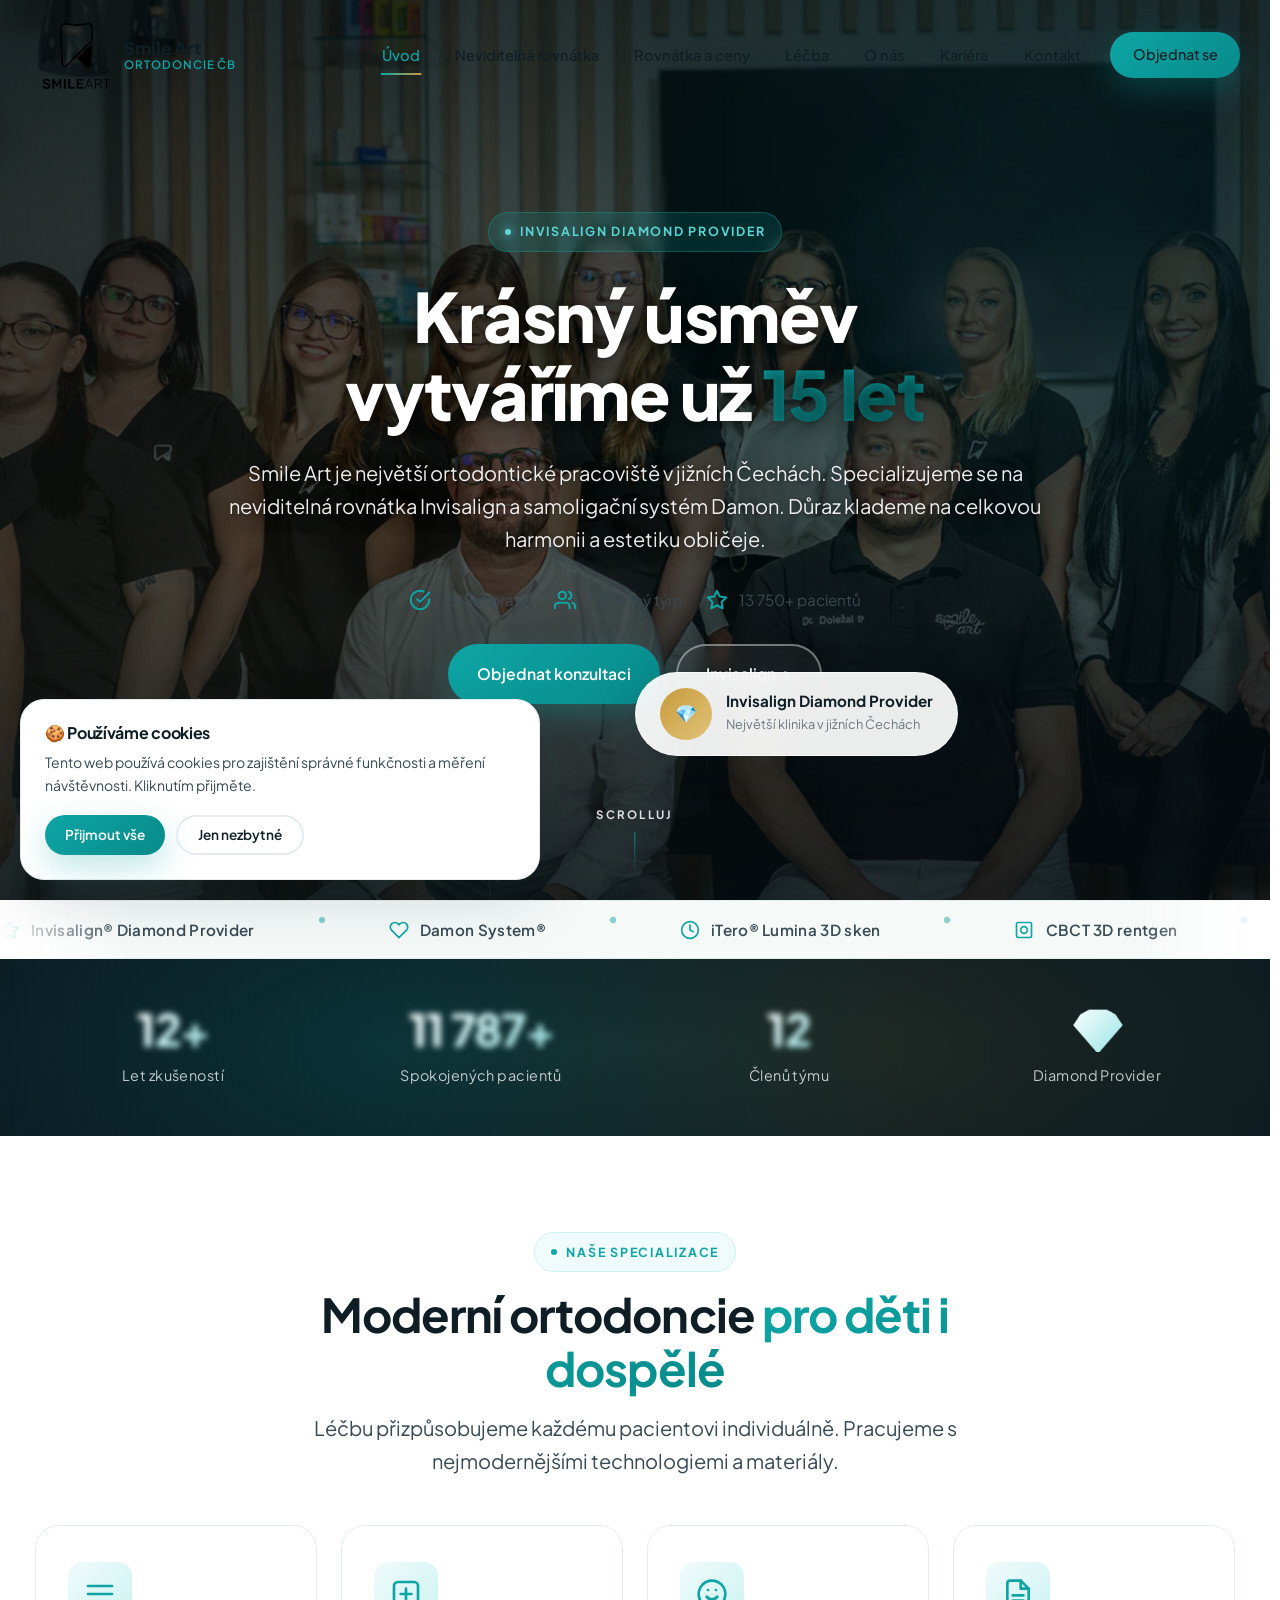
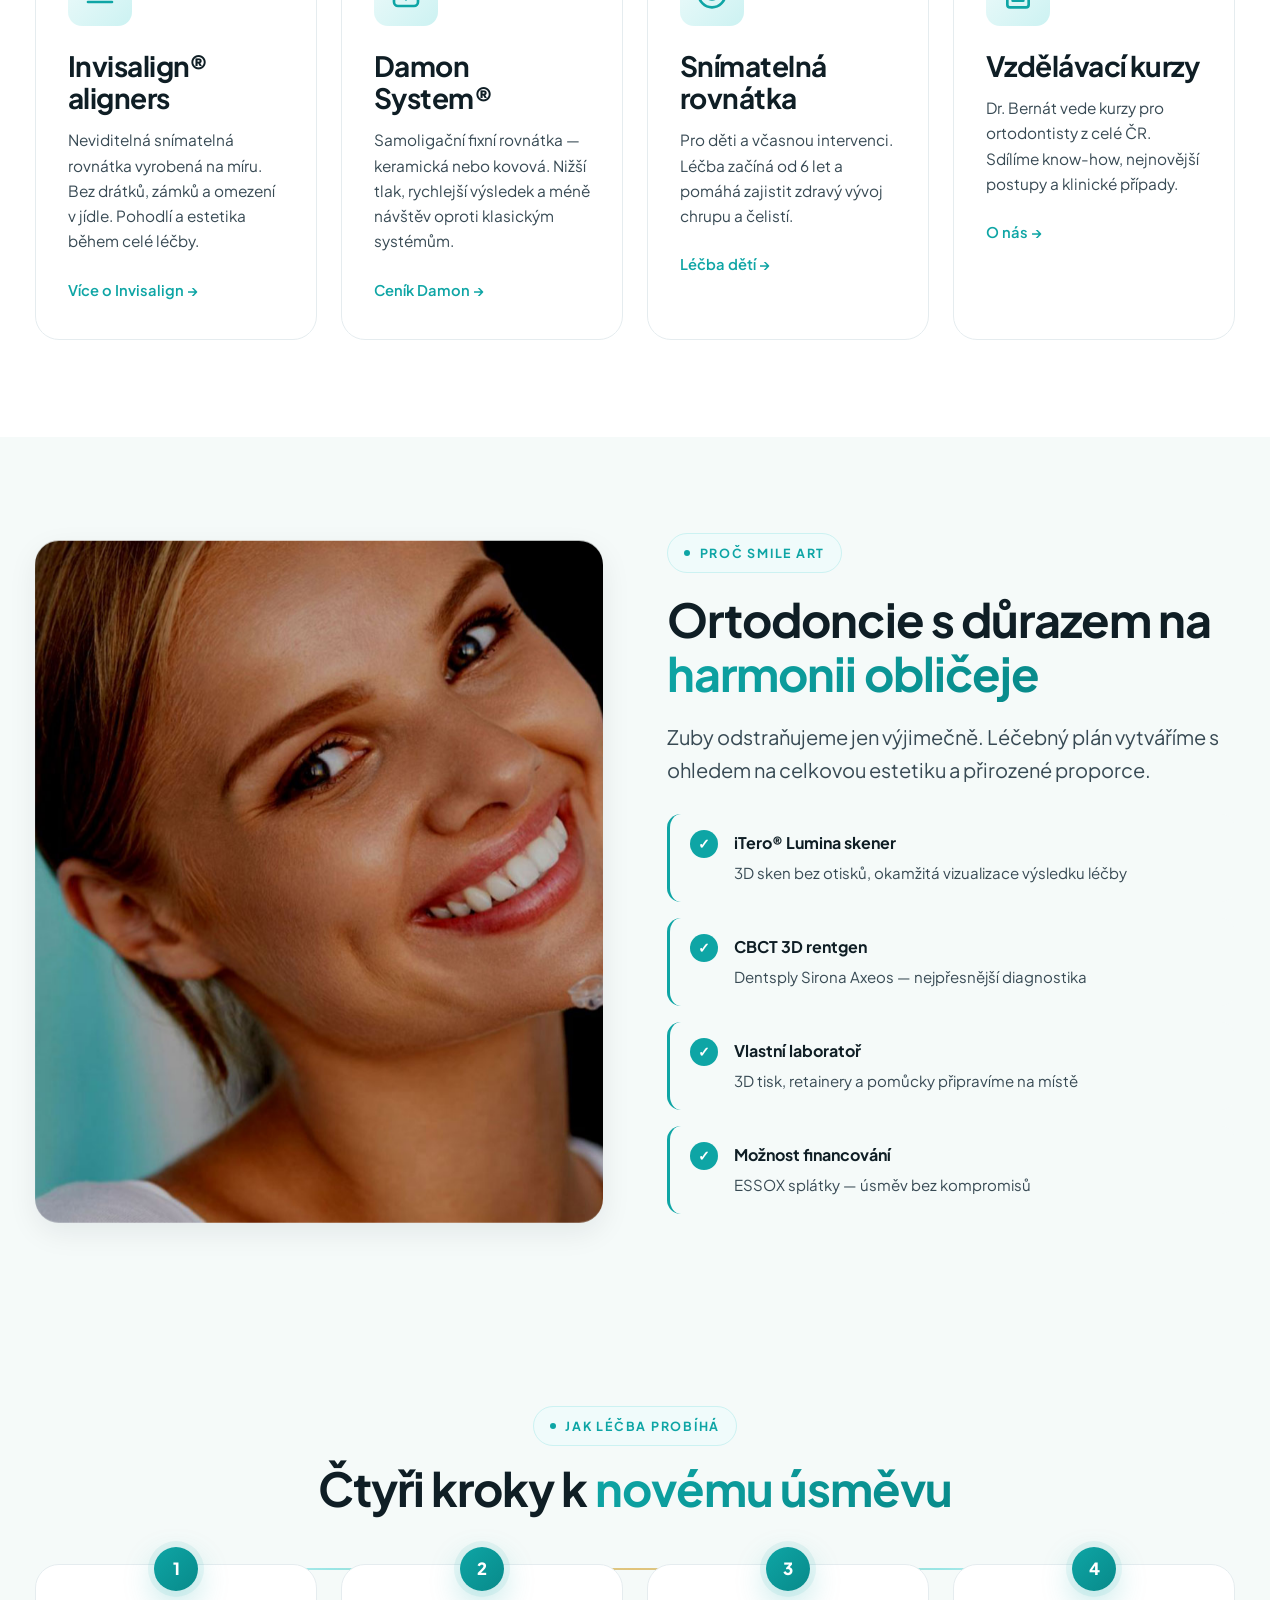
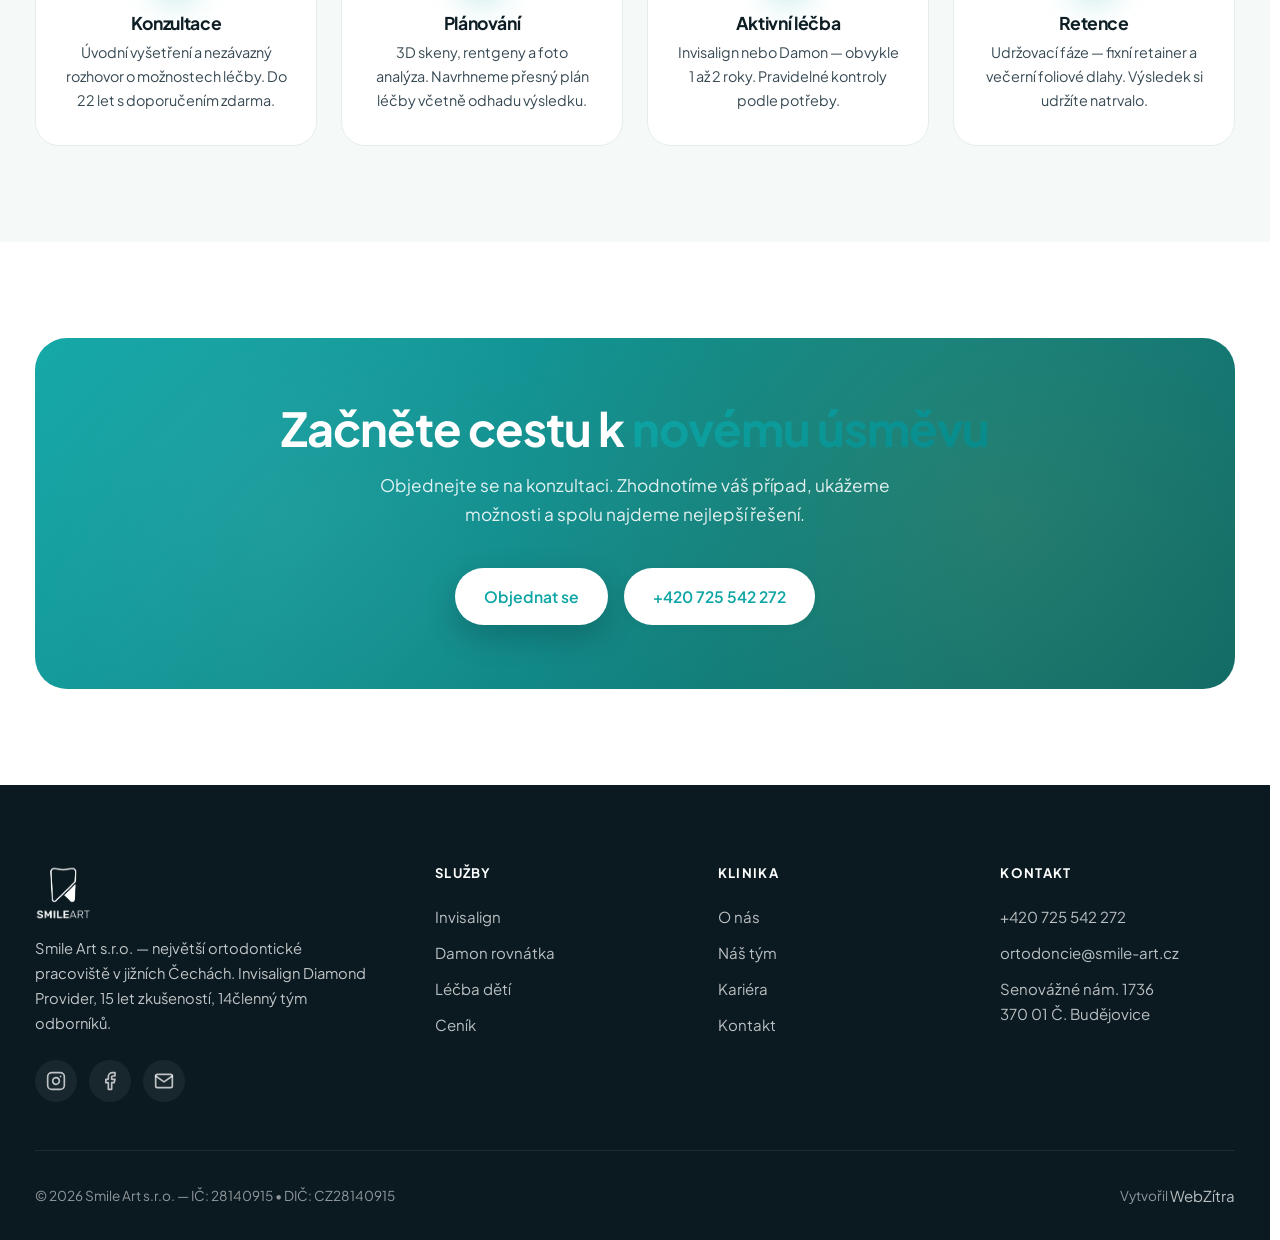
<file: index.html>
<!DOCTYPE html>
<html lang="cs">
<head>
<meta charset="UTF-8">
<meta name="viewport" content="width=device-width, initial-scale=1.0">
<title>Smile Art — Ortodoncie České Budějovice | Invisalign Diamond Provider</title>

<!-- SEO -->
<meta name="description" content="Smile Art — ortodoncie v Českých Budějovicích. Invisalign Diamond Provider, rovnátka Damon, 15 let zkušeností, 13 750+ spokojených pacientů. MUDr. Bernát, Ph.D. Objednejte se.">
<meta name="keywords" content="ortodoncie České Budějovice, rovnátka České Budějovice, Invisalign, neviditelná rovnátka, Damon, Smile Art, Bernát, ortodontie ČB">
<meta name="robots" content="index, follow">
<meta name="author" content="Smile Art s.r.o.">
<link rel="canonical" href="https://smile-art.cz/">
<meta name="theme-color" content="#0ea5a5">

<!-- Open Graph -->
<meta property="og:type" content="website">
<meta property="og:url" content="https://smile-art.cz/">
<meta property="og:title" content="Smile Art — Ortodoncie České Budějovice | Invisalign Diamond Provider">
<meta property="og:description" content="Největší Invisalign klinika v jižních Čechách. 15 let zkušeností, 13 750+ pacientů, špičkové technologie.">
<meta property="og:image" content="https://smile-art.cz/fotky/team-full.jpg">
<meta property="og:image:width" content="1920">
<meta property="og:image:height" content="850">
<meta property="og:locale" content="cs_CZ">
<meta property="og:site_name" content="Smile Art">

<!-- Twitter -->
<meta name="twitter:card" content="summary_large_image">
<meta name="twitter:title" content="Smile Art — Ortodoncie České Budějovice">
<meta name="twitter:image" content="https://smile-art.cz/fotky/team-full.jpg">
<meta name="twitter:description" content="Invisalign Diamond Provider, 15 let zkušeností, 13 750+ pacientů.">

<!-- Favicons -->
<link rel="icon" type="image/png" href="fotky/logo-shrink.png">
<link rel="apple-touch-icon" href="fotky/logo-shrink.png">

<!-- Fonts -->
<link rel="preconnect" href="https://fonts.googleapis.com">
<link rel="preconnect" href="https://fonts.gstatic.com" crossorigin>
<link href="https://fonts.googleapis.com/css2?family=Plus+Jakarta+Sans:wght@400;500;600;700;800&display=swap" rel="stylesheet">

<!-- Preload hero -->
<link rel="preload" href="fotky/team-full.jpg" as="image" fetchpriority="high">

<!-- Styles -->
<link rel="stylesheet" href="css/style.css?v=20260115g">

<!-- JSON-LD -->
<script type="application/ld+json">
{
  "@context": "https://schema.org",
  "@type": "Dentist",
  "name": "Smile Art — Ortodoncie České Budějovice",
  "alternateName": ["Smile Art s.r.o.", "Ortodoncie Smile Art", "Rovnátka České Budějovice"],
  "description": "Ortodoncie a rovnátka v Českých Budějovicích. Invisalign Diamond Provider, Damon systém, 15 let zkušeností, moderní technologie.",
  "url": "https://smile-art.cz",
  "telephone": "+420725542272",
  "email": "ortodoncie@smile-art.cz",
  "image": "https://smile-art.cz/fotky/team-full.jpg",
  "priceRange": "60000-99000 Kč",
  "currenciesAccepted": "CZK",
  "paymentAccepted": "Hotovost, Platební karta, Převodem, ESSOX financování",
  "address": {
    "@type": "PostalAddress",
    "streetAddress": "Senovážné náměstí 1736 (4. patro)",
    "addressLocality": "České Budějovice",
    "addressRegion": "Jihočeský kraj",
    "postalCode": "370 01",
    "addressCountry": "CZ"
  },
  "geo": { "@type": "GeoCoordinates", "latitude": 48.9745, "longitude": 14.4747 },
  "openingHoursSpecification": [
    { "@type": "OpeningHoursSpecification", "dayOfWeek": "Monday",    "opens": "08:00", "closes": "16:00" },
    { "@type": "OpeningHoursSpecification", "dayOfWeek": "Tuesday",   "opens": "07:30", "closes": "16:00" },
    { "@type": "OpeningHoursSpecification", "dayOfWeek": "Wednesday", "opens": "07:30", "closes": "16:00" },
    { "@type": "OpeningHoursSpecification", "dayOfWeek": "Thursday",  "opens": "08:00", "closes": "15:00" },
    { "@type": "OpeningHoursSpecification", "dayOfWeek": "Friday",    "opens": "08:00", "closes": "12:00" }
  ],
  "medicalSpecialty": "Orthodontics",
  "founder": { "@type": "Person", "name": "MUDr. Ladislav Bernát, Ph.D." }
}
</script>
</head>
<body>

<!-- ═════ NAVBAR ═════ -->
<header class="nav">
  <div class="container nav-inner">
    <a href="/" class="nav-logo">
      <img src="fotky/logo.png" alt="Smile Art logo" width="56" height="56">
      <span class="nav-logo-text">
        <strong>Smile Art</strong>
        <span>Ortodoncie ČB</span>
      </span>
    </a>
    <nav class="nav-links">
      <a href="/" class="active">Úvod</a>
      <a href="/neviditelna-rovnatka">Neviditelná rovnátka</a>
      <a href="/rovnatka-ceny">Rovnátka a ceny</a>
      <a href="/lecba">Léčba</a>
      <a href="/o-nas">O nás</a>
      <a href="/kariera">Kariéra</a>
      <a href="/kontakt">Kontakt</a>
      <span class="nav-cta"><a href="/kontakt" class="btn btn-primary">Objednat se</a></span>
    </nav>
    <button class="nav-toggle" aria-label="Menu" aria-expanded="false">
      <span></span><span></span><span></span>
    </button>
  </div>
</header>
<div class="nav-backdrop"></div>

<!-- ═════ HERO ═════ -->
<section class="hero">
  <div class="hero-orbs" aria-hidden="true">
    <span class="hero-orb hero-orb-1"></span>
    <span class="hero-orb hero-orb-2"></span>
    <span class="hero-orb hero-orb-3"></span>
  </div>
  <div class="container hero-inner">
    <div class="hero-content" data-animate>
      <span class="eyebrow">Invisalign Diamond Provider</span>
      <h1>Krásný úsměv<br>vytváříme už <span class="text-gradient">15 let</span></h1>
      <p class="lead">Smile Art je největší ortodontické pracoviště v jižních Čechách. Specializujeme se na neviditelná rovnátka Invisalign a samoligační systém Damon. Důraz klademe na celkovou harmonii a estetiku obličeje.</p>
      <div class="hero-meta">
        <div class="hero-meta-item">
          <svg viewBox="0 0 24 24" fill="none" stroke="currentColor" stroke-width="2.2" stroke-linecap="round" stroke-linejoin="round"><path d="M22 11.08V12a10 10 0 1 1-5.93-9.14"/><polyline points="22 4 12 14.01 9 11.01"/></svg>
          15+ let praxe
        </div>
        <div class="hero-meta-item">
          <svg viewBox="0 0 24 24" fill="none" stroke="currentColor" stroke-width="2.2" stroke-linecap="round" stroke-linejoin="round"><path d="M17 21v-2a4 4 0 0 0-4-4H5a4 4 0 0 0-4 4v2"/><circle cx="9" cy="7" r="4"/><path d="M23 21v-2a4 4 0 0 0-3-3.87"/><path d="M16 3.13a4 4 0 0 1 0 7.75"/></svg>
          14členný tým
        </div>
        <div class="hero-meta-item">
          <svg viewBox="0 0 24 24" fill="none" stroke="currentColor" stroke-width="2.2" stroke-linecap="round" stroke-linejoin="round"><path d="M12 2l3.09 6.26L22 9.27l-5 4.87 1.18 6.88L12 17.77l-6.18 3.25L7 14.14 2 9.27l6.91-1.01L12 2z"/></svg>
          13 750+ pacientů
        </div>
      </div>
      <div class="hero-actions">
        <a href="/kontakt" class="btn btn-primary">Objednat konzultaci</a>
        <a href="/neviditelna-rovnatka" class="btn btn-outline">Invisalign →</a>
      </div>
    </div>
  </div>
  <div class="hero-badge" data-animate>
    <div class="hero-badge-icon">💎</div>
    <div class="hero-badge-text">
      <strong>Invisalign Diamond Provider</strong>
      <span>Největší klinika v jižních Čechách</span>
    </div>
  </div>
  <div class="scroll-hint" aria-hidden="true">
    <span>Scrolluj</span>
    <span class="scroll-hint-line"></span>
  </div>
</section>

<!-- ═════ TRUST MARQUEE ═════ -->
<div class="marquee" aria-hidden="true">
  <div class="marquee-track">
    <span class="marquee-item"><svg viewBox="0 0 24 24" fill="none" stroke="currentColor" stroke-width="2" stroke-linecap="round" stroke-linejoin="round"><path d="M12 2l3.09 6.26L22 9.27l-5 4.87 1.18 6.88L12 17.77l-6.18 3.25L7 14.14 2 9.27l6.91-1.01L12 2z"/></svg> Invisalign® Diamond Provider</span>
    <span class="marquee-dot"></span>
    <span class="marquee-item"><svg viewBox="0 0 24 24" fill="none" stroke="currentColor" stroke-width="2" stroke-linecap="round"><path d="M20.84 4.61a5.5 5.5 0 0 0-7.78 0L12 5.67l-1.06-1.06a5.5 5.5 0 0 0-7.78 7.78l1.06 1.06L12 21.23l7.78-7.78 1.06-1.06a5.5 5.5 0 0 0 0-7.78z"/></svg> Damon System®</span>
    <span class="marquee-dot"></span>
    <span class="marquee-item"><svg viewBox="0 0 24 24" fill="none" stroke="currentColor" stroke-width="2" stroke-linecap="round"><circle cx="12" cy="12" r="10"/><path d="M12 6v6l4 2"/></svg> iTero® Lumina 3D sken</span>
    <span class="marquee-dot"></span>
    <span class="marquee-item"><svg viewBox="0 0 24 24" fill="none" stroke="currentColor" stroke-width="2" stroke-linecap="round"><rect x="3" y="3" width="18" height="18" rx="2"/><circle cx="12" cy="12" r="4"/></svg> CBCT 3D rentgen</span>
    <span class="marquee-dot"></span>
    <span class="marquee-item"><svg viewBox="0 0 24 24" fill="none" stroke="currentColor" stroke-width="2" stroke-linecap="round"><path d="M22 11.08V12a10 10 0 1 1-5.93-9.14"/><polyline points="22 4 12 14.01 9 11.01"/></svg> 15 let praxe</span>
    <span class="marquee-dot"></span>
    <span class="marquee-item"><svg viewBox="0 0 24 24" fill="none" stroke="currentColor" stroke-width="2" stroke-linecap="round"><path d="M17 21v-2a4 4 0 0 0-4-4H5a4 4 0 0 0-4 4v2"/><circle cx="9" cy="7" r="4"/></svg> 13 751+ pacientů</span>
    <span class="marquee-dot"></span>
    <span class="marquee-item"><svg viewBox="0 0 24 24" fill="none" stroke="currentColor" stroke-width="2" stroke-linecap="round"><path d="M3 3h18v18H3z"/><path d="M3 9h18M9 21V9"/></svg> Vlastní laboratoř 3D tisk</span>
    <span class="marquee-dot"></span>
    <span class="marquee-item"><svg viewBox="0 0 24 24" fill="none" stroke="currentColor" stroke-width="2" stroke-linecap="round"><path d="M21 10c0 7-9 13-9 13s-9-6-9-13a9 9 0 0 1 18 0z"/><circle cx="12" cy="10" r="3"/></svg> Centrum Českých Budějovic</span>
    <span class="marquee-dot"></span>
    <!-- duplicated for seamless loop -->
    <span class="marquee-item"><svg viewBox="0 0 24 24" fill="none" stroke="currentColor" stroke-width="2" stroke-linecap="round" stroke-linejoin="round"><path d="M12 2l3.09 6.26L22 9.27l-5 4.87 1.18 6.88L12 17.77l-6.18 3.25L7 14.14 2 9.27l6.91-1.01L12 2z"/></svg> Invisalign® Diamond Provider</span>
    <span class="marquee-dot"></span>
    <span class="marquee-item"><svg viewBox="0 0 24 24" fill="none" stroke="currentColor" stroke-width="2" stroke-linecap="round"><path d="M20.84 4.61a5.5 5.5 0 0 0-7.78 0L12 5.67l-1.06-1.06a5.5 5.5 0 0 0-7.78 7.78l1.06 1.06L12 21.23l7.78-7.78 1.06-1.06a5.5 5.5 0 0 0 0-7.78z"/></svg> Damon System®</span>
    <span class="marquee-dot"></span>
    <span class="marquee-item"><svg viewBox="0 0 24 24" fill="none" stroke="currentColor" stroke-width="2" stroke-linecap="round"><circle cx="12" cy="12" r="10"/><path d="M12 6v6l4 2"/></svg> iTero® Lumina 3D sken</span>
    <span class="marquee-dot"></span>
    <span class="marquee-item"><svg viewBox="0 0 24 24" fill="none" stroke="currentColor" stroke-width="2" stroke-linecap="round"><rect x="3" y="3" width="18" height="18" rx="2"/><circle cx="12" cy="12" r="4"/></svg> CBCT 3D rentgen</span>
    <span class="marquee-dot"></span>
    <span class="marquee-item"><svg viewBox="0 0 24 24" fill="none" stroke="currentColor" stroke-width="2" stroke-linecap="round"><path d="M22 11.08V12a10 10 0 1 1-5.93-9.14"/><polyline points="22 4 12 14.01 9 11.01"/></svg> 15 let praxe</span>
    <span class="marquee-dot"></span>
    <span class="marquee-item"><svg viewBox="0 0 24 24" fill="none" stroke="currentColor" stroke-width="2" stroke-linecap="round"><path d="M17 21v-2a4 4 0 0 0-4-4H5a4 4 0 0 0-4 4v2"/><circle cx="9" cy="7" r="4"/></svg> 13 751+ pacientů</span>
    <span class="marquee-dot"></span>
    <span class="marquee-item"><svg viewBox="0 0 24 24" fill="none" stroke="currentColor" stroke-width="2" stroke-linecap="round"><path d="M3 3h18v18H3z"/><path d="M3 9h18M9 21V9"/></svg> Vlastní laboratoř 3D tisk</span>
    <span class="marquee-dot"></span>
    <span class="marquee-item"><svg viewBox="0 0 24 24" fill="none" stroke="currentColor" stroke-width="2" stroke-linecap="round"><path d="M21 10c0 7-9 13-9 13s-9-6-9-13a9 9 0 0 1 18 0z"/><circle cx="12" cy="10" r="3"/></svg> Centrum Českých Budějovic</span>
    <span class="marquee-dot"></span>
  </div>
</div>

<!-- ═════ STATS ═════ -->
<section class="stats">
  <div class="container">
    <div class="stats-grid">
      <div class="stat-item" data-animate>
        <div class="stat-num" data-count="15" data-suffix="+">0</div>
        <div class="stat-label">Let zkušeností</div>
      </div>
      <div class="stat-item" data-animate>
        <div class="stat-num" data-count="13751" data-suffix="+">0</div>
        <div class="stat-label">Spokojených pacientů</div>
      </div>
      <div class="stat-item" data-animate>
        <div class="stat-num" data-count="14">0</div>
        <div class="stat-label">Členů týmu</div>
      </div>
      <div class="stat-item" data-animate>
        <div class="stat-num">💎</div>
        <div class="stat-label">Diamond Provider</div>
      </div>
    </div>
  </div>
</section>

<!-- ═════ SERVICES ═════ -->
<section class="section">
  <div class="container">
    <div class="section-head" data-animate>
      <span class="eyebrow">Naše specializace</span>
      <h2>Moderní ortodoncie <span class="text-gradient">pro děti i dospělé</span></h2>
      <p class="lead">Léčbu přizpůsobujeme každému pacientovi individuálně. Pracujeme s nejmodernějšími technologiemi a materiály.</p>
    </div>

    <div class="services-grid">
      <article class="service-card" data-animate>
        <div class="service-icon">
          <svg viewBox="0 0 24 24" fill="none" stroke="currentColor" stroke-width="2" stroke-linecap="round" stroke-linejoin="round"><path d="M3 12h18M3 6h18M3 18h18"/></svg>
        </div>
        <h3>Invisalign® aligners</h3>
        <p>Neviditelná snímatelná rovnátka vyrobená na míru. Bez drátků, zámků a omezení v jídle. Pohodlí a estetika během celé léčby.</p>
        <a href="/neviditelna-rovnatka" class="service-link">Více o Invisalign →</a>
      </article>

      <article class="service-card" data-animate>
        <div class="service-icon">
          <svg viewBox="0 0 24 24" fill="none" stroke="currentColor" stroke-width="2" stroke-linecap="round" stroke-linejoin="round"><rect x="3" y="3" width="18" height="18" rx="3"/><path d="M8 12h8M12 8v8"/></svg>
        </div>
        <h3>Damon System®</h3>
        <p>Samoligační fixní rovnátka — keramická nebo kovová. Nižší tlak, rychlejší výsledek a méně návštěv oproti klasickým systémům.</p>
        <a href="/rovnatka-ceny" class="service-link">Ceník Damon →</a>
      </article>

      <article class="service-card" data-animate>
        <div class="service-icon">
          <svg viewBox="0 0 24 24" fill="none" stroke="currentColor" stroke-width="2" stroke-linecap="round" stroke-linejoin="round"><circle cx="12" cy="12" r="10"/><path d="M8 14s1.5 2 4 2 4-2 4-2M9 9h.01M15 9h.01"/></svg>
        </div>
        <h3>Snímatelná rovnátka</h3>
        <p>Pro děti a včasnou intervenci. Léčba začíná od 6 let a pomáhá zajistit zdravý vývoj chrupu a čelistí.</p>
        <a href="/lecba" class="service-link">Léčba dětí →</a>
      </article>

      <article class="service-card" data-animate>
        <div class="service-icon">
          <svg viewBox="0 0 24 24" fill="none" stroke="currentColor" stroke-width="2" stroke-linecap="round" stroke-linejoin="round"><path d="M14 2H6a2 2 0 0 0-2 2v16a2 2 0 0 0 2 2h12a2 2 0 0 0 2-2V8z"/><polyline points="14 2 14 8 20 8"/><line x1="16" y1="13" x2="8" y2="13"/><line x1="16" y1="17" x2="8" y2="17"/></svg>
        </div>
        <h3>Vzdělávací kurzy</h3>
        <p>Dr. Bernát vede kurzy pro ortodontisty z celé ČR. Sdílíme know-how, nejnovější postupy a klinické případy.</p>
        <a href="/o-nas" class="service-link">O nás →</a>
      </article>
    </div>
  </div>
</section>

<!-- ═════ WHY US SPLIT ═════ -->
<section class="section" style="background: var(--bg-soft);">
  <div class="container">
    <div class="feature-split">
      <div class="feature-split-img" data-animate>
        <img src="fotky/invisalign-main.jpg" alt="Invisalign neviditelná rovnátka Smile Art" loading="lazy">
      </div>
      <div class="feature-split-content" data-animate>
        <span class="eyebrow">Proč Smile Art</span>
        <h2>Ortodoncie s důrazem na <span class="text-gradient">harmonii obličeje</span></h2>
        <p class="lead">Zuby odstraňujeme jen výjimečně. Léčebný plán vytváříme s ohledem na celkovou estetiku a přirozené proporce.</p>
        <ul class="feature-list">
          <li>
            <div class="feature-list-icon">✓</div>
            <div>
              <strong>iTero® Lumina skener</strong>
              <span>3D sken bez otisků, okamžitá vizualizace výsledku léčby</span>
            </div>
          </li>
          <li>
            <div class="feature-list-icon">✓</div>
            <div>
              <strong>CBCT 3D rentgen</strong>
              <span>Dentsply Sirona Axeos — nejpřesnější diagnostika</span>
            </div>
          </li>
          <li>
            <div class="feature-list-icon">✓</div>
            <div>
              <strong>Vlastní laboratoř</strong>
              <span>3D tisk, retainery a pomůcky připravíme na místě</span>
            </div>
          </li>
          <li>
            <div class="feature-list-icon">✓</div>
            <div>
              <strong>Možnost financování</strong>
              <span>ESSOX splátky — úsměv bez kompromisů</span>
            </div>
          </li>
        </ul>
      </div>
    </div>
  </div>
</section>

<!-- ═════ PROCESS ═════ -->
<section class="section process">
  <div class="container">
    <div class="section-head" data-animate>
      <span class="eyebrow">Jak léčba probíhá</span>
      <h2>Čtyři kroky k <span class="text-gradient">novému úsměvu</span></h2>
    </div>
    <div class="process-grid">
      <div class="process-step" data-animate>
        <div class="process-num">1</div>
        <h4>Konzultace</h4>
        <p>Úvodní vyšetření a nezávazný rozhovor o možnostech léčby. Do 22 let s doporučením zdarma.</p>
      </div>
      <div class="process-step" data-animate>
        <div class="process-num">2</div>
        <h4>Plánování</h4>
        <p>3D skeny, rentgeny a foto analýza. Navrhneme přesný plán léčby včetně odhadu výsledku.</p>
      </div>
      <div class="process-step" data-animate>
        <div class="process-num">3</div>
        <h4>Aktivní léčba</h4>
        <p>Invisalign nebo Damon — obvykle 1 až 2 roky. Pravidelné kontroly podle potřeby.</p>
      </div>
      <div class="process-step" data-animate>
        <div class="process-num">4</div>
        <h4>Retence</h4>
        <p>Udržovací fáze — fixní retainer a večerní foliové dlahy. Výsledek si udržíte natrvalo.</p>
      </div>
    </div>
  </div>
</section>

<!-- ═════ CTA BANNER ═════ -->
<section class="section">
  <div class="container">
    <div class="cta-banner" data-animate>
      <h2>Začněte cestu k <span class="text-gradient">novému úsměvu</span></h2>
      <p>Objednejte se na konzultaci. Zhodnotíme váš případ, ukážeme možnosti a spolu najdeme nejlepší řešení.</p>
      <div class="hero-actions" style="justify-content: center;">
        <a href="/kontakt" class="btn btn-primary">Objednat se</a>
        <a href="tel:+420725542272" class="btn btn-ghost">+420 725 542 272</a>
      </div>
    </div>
  </div>
</section>

<!-- ═════ FOOTER ═════ -->
<footer class="footer">
  <div class="container">
    <div class="footer-grid">
      <div class="footer-brand">
        <img src="fotky/logo.png" alt="Smile Art" width="56" height="56" style="filter: brightness(0) invert(1);">
        <p>Smile Art s.r.o. — největší ortodontické pracoviště v jižních Čechách. Invisalign Diamond Provider, 15 let zkušeností, 14členný tým odborníků.</p>
        <div class="footer-social">
          <a href="https://www.instagram.com/ortodoncie_smileart/" aria-label="Instagram" target="_blank" rel="noopener">
            <svg viewBox="0 0 24 24" fill="none" stroke="currentColor" stroke-width="2" stroke-linecap="round" stroke-linejoin="round"><rect x="2" y="2" width="20" height="20" rx="5"/><path d="M16 11.37A4 4 0 1 1 12.63 8 4 4 0 0 1 16 11.37z"/><line x1="17.5" y1="6.5" x2="17.51" y2="6.5"/></svg>
          </a>
          <a href="https://www.facebook.com/ortodonciesmileart" aria-label="Facebook" target="_blank" rel="noopener"><svg viewBox="0 0 24 24" fill="none" stroke="currentColor" stroke-width="2" stroke-linecap="round" stroke-linejoin="round"><path d="M18 2h-3a5 5 0 0 0-5 5v3H7v4h3v8h4v-8h3l1-4h-4V7a1 1 0 0 1 1-1h3z"/></svg></a><a href="mailto:ortodoncie@smile-art.cz" aria-label="Email">
            <svg viewBox="0 0 24 24" fill="none" stroke="currentColor" stroke-width="2" stroke-linecap="round" stroke-linejoin="round"><path d="M4 4h16c1.1 0 2 .9 2 2v12c0 1.1-.9 2-2 2H4c-1.1 0-2-.9-2-2V6c0-1.1.9-2 2-2z"/><polyline points="22,6 12,13 2,6"/></svg>
          </a>
        </div>
      </div>
      <div>
        <h5>Služby</h5>
        <a href="/neviditelna-rovnatka">Invisalign</a>
        <a href="/rovnatka-ceny">Damon rovnátka</a>
        <a href="/lecba">Léčba dětí</a>
        <a href="/rovnatka-ceny">Ceník</a>
      </div>
      <div>
        <h5>Klinika</h5>
        <a href="/o-nas">O nás</a>
        <a href="/o-nas">Náš tým</a>
        <a href="/kariera">Kariéra</a>
        <a href="/kontakt">Kontakt</a>
      </div>
      <div>
        <h5>Kontakt</h5>
        <a href="tel:+420725542272">+420 725 542 272</a>
        <a href="mailto:ortodoncie@smile-art.cz">ortodoncie@smile-art.cz</a>
        <a href="/kontakt">Senovážné nám. 1736<br>370 01 Č. Budějovice</a>
      </div>
    </div>
    <div class="footer-bottom">
      <div>© <span id="year">2026</span> Smile Art s.r.o. — IČ: 28140915 • DIČ: CZ28140915</div>
      <div>Vytvořil <a href="https://webzitra.cz" target="_blank" rel="noopener">WebZítra</a></div>
    </div>
  </div>
</footer>

<!-- ═════ COOKIE BANNER ═════ -->
<div class="cookie-banner" role="dialog" aria-label="Cookies">
  <h4>🍪 Používáme cookies</h4>
  <p>Tento web používá cookies pro zajištění správné funkčnosti a měření návštěvnosti. Kliknutím přijměte.</p>
  <div class="cookie-actions">
    <button class="btn btn-primary" data-cookie="all">Přijmout vše</button>
    <button class="btn btn-outline" data-cookie="necessary">Jen nezbytné</button>
  </div>
</div>

<script>document.getElementById('year').textContent = new Date().getFullYear();</script>
<a href="/kontakt" class="float-cta" aria-label="Objednat se">
  <svg viewBox="0 0 24 24" fill="none" stroke="currentColor" stroke-width="2" stroke-linecap="round" stroke-linejoin="round"><path d="M22 16.92v3a2 2 0 0 1-2.18 2 19.79 19.79 0 0 1-8.63-3.07 19.5 19.5 0 0 1-6-6 19.79 19.79 0 0 1-3.07-8.67A2 2 0 0 1 4.11 2h3a2 2 0 0 1 2 1.72 12.84 12.84 0 0 0 .7 2.81 2 2 0 0 1-.45 2.11L8.09 9.91a16 16 0 0 0 6 6l1.27-1.27a2 2 0 0 1 2.11-.45 12.84 12.84 0 0 0 2.81.7A2 2 0 0 1 22 16.92z"/></svg>
  <span class="float-cta-label">Objednat se</span>
</a>
<script src="js/main.js?v=20260115g"></script>
</body>
</html>
</file>
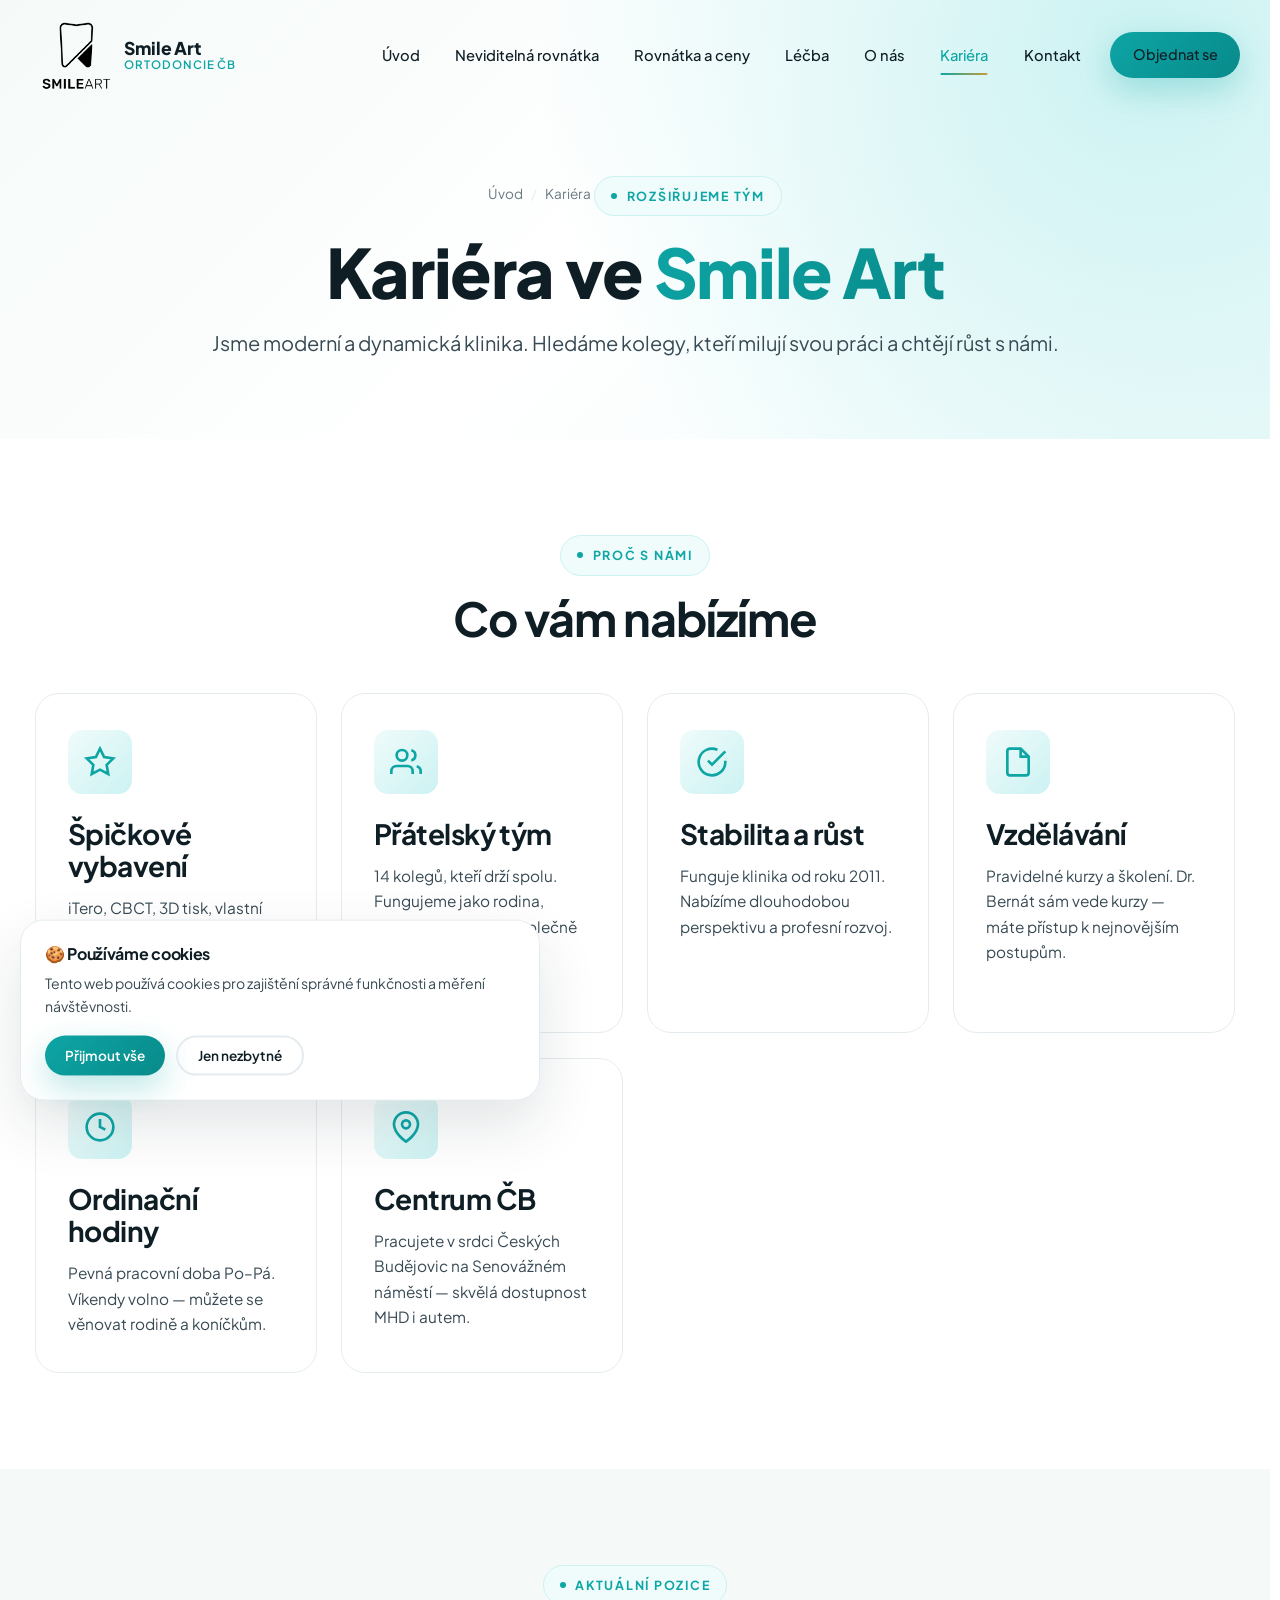
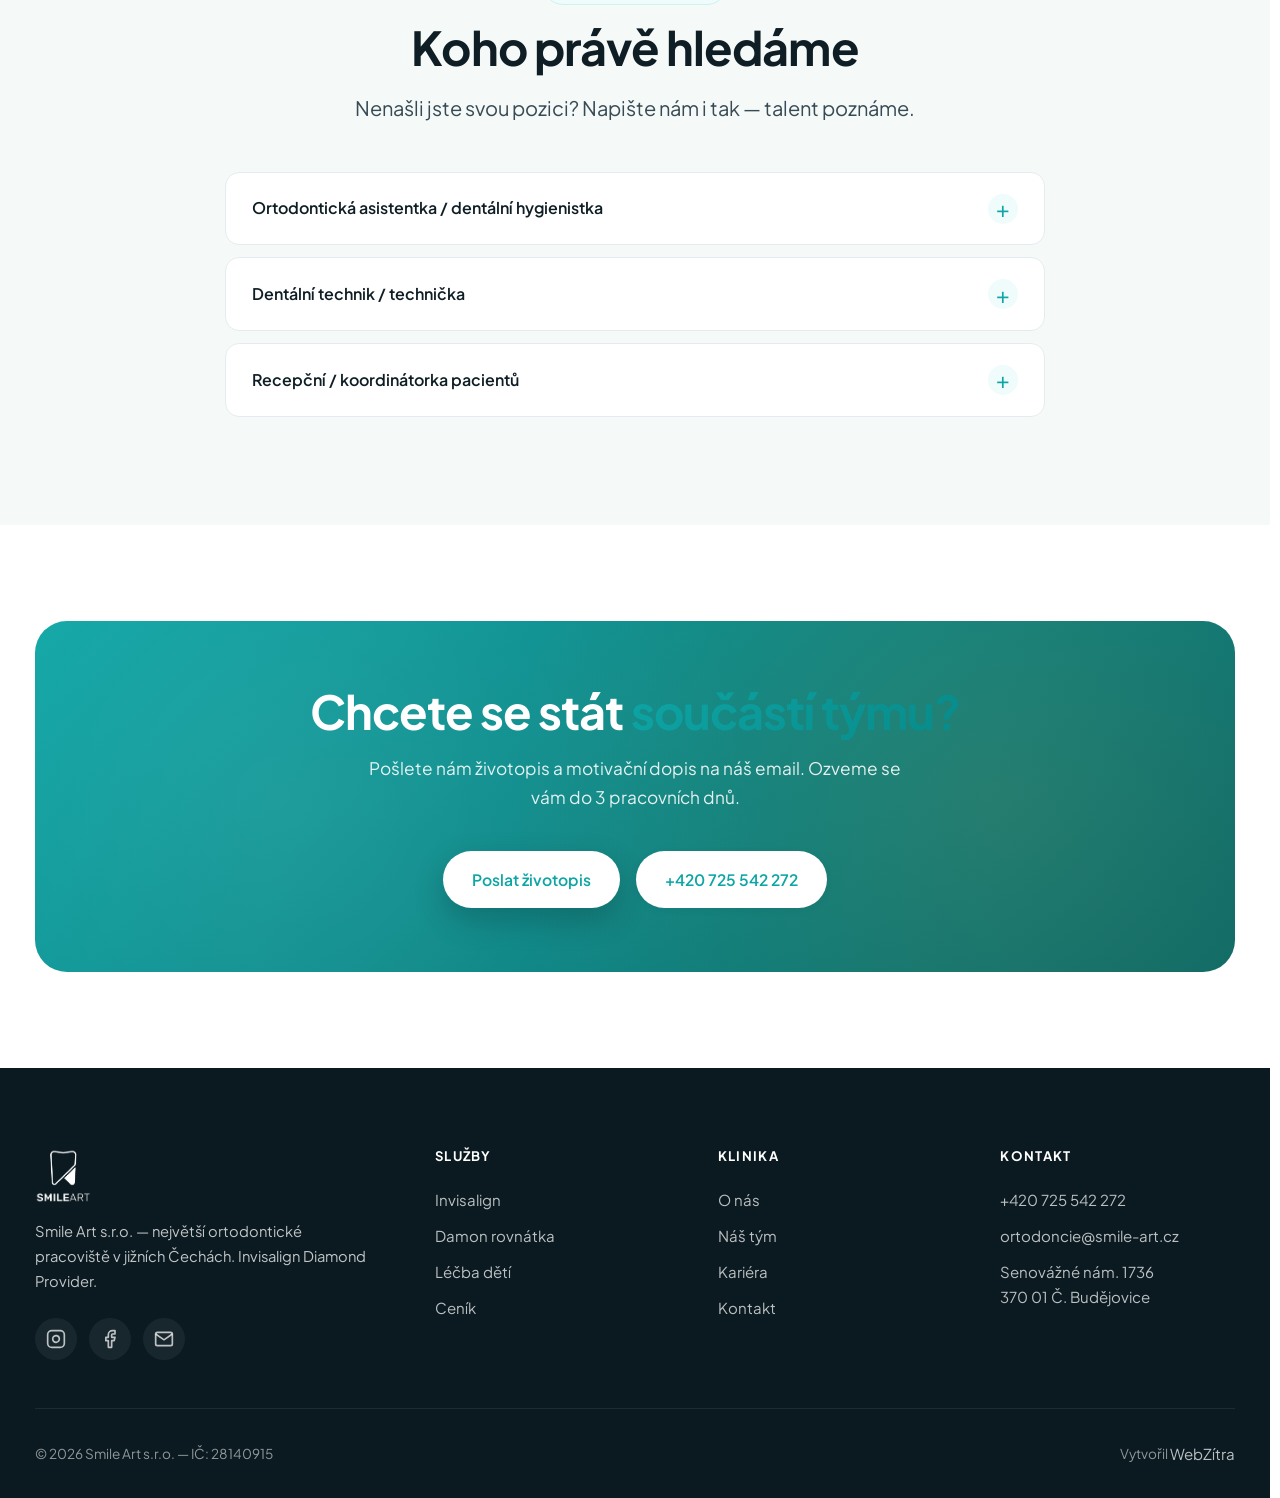
<file: kariera.html>
<!DOCTYPE html>
<html lang="cs">
<head>
<meta charset="UTF-8">
<meta name="viewport" content="width=device-width, initial-scale=1.0">
<title>Kariéra | Smile Art — Ortodoncie České Budějovice</title>
<meta name="description" content="Kariéra ve Smile Art. Hledáme nové kolegy do týmu ortodontické kliniky v Českých Budějovicích. Moderní vybavení, přátelský kolektiv.">
<link rel="canonical" href="https://smile-art.cz/kariera">
<meta name="theme-color" content="#0ea5a5">
<meta property="og:type" content="article">
<meta property="og:title" content="Kariéra | Smile Art">
<meta property="og:image" content="https://smile-art.cz/fotky/team-full.jpg">
<meta property="og:image:width" content="1920">
<meta property="og:image:height" content="850">
<meta name="twitter:image" content="https://smile-art.cz/fotky/team-full.jpg">
<meta name="twitter:card" content="summary_large_image">
<meta property="og:description" content="Staňte se součástí našeho týmu.">
<link rel="icon" type="image/png" href="fotky/logo-shrink.png">
<link rel="preconnect" href="https://fonts.googleapis.com">
<link rel="preconnect" href="https://fonts.gstatic.com" crossorigin>
<link href="https://fonts.googleapis.com/css2?family=Plus+Jakarta+Sans:wght@400;500;600;700;800&display=swap" rel="stylesheet">
<link rel="stylesheet" href="css/style.css?v=20260115g">
</head>
<body>

<header class="nav">
  <div class="container nav-inner">
    <a href="/" class="nav-logo"><img src="fotky/logo.png" alt="Smile Art" width="56" height="56"><span class="nav-logo-text"><strong>Smile Art</strong><span>Ortodoncie ČB</span></span></a>
    <nav class="nav-links">
      <a href="/">Úvod</a>
      <a href="/neviditelna-rovnatka">Neviditelná rovnátka</a>
      <a href="/rovnatka-ceny">Rovnátka a ceny</a>
      <a href="/lecba">Léčba</a>
      <a href="/o-nas">O nás</a>
      <a href="/kariera" class="active">Kariéra</a>
      <a href="/kontakt">Kontakt</a>
      <span class="nav-cta"><a href="/kontakt" class="btn btn-primary">Objednat se</a></span>
    </nav>
    <button class="nav-toggle" aria-label="Menu"><span></span><span></span><span></span></button>
  </div>
</header>
<div class="nav-backdrop"></div>

<section class="page-header">
  <div class="container">
    <div class="page-header-inner" data-animate>
      <div class="breadcrumbs"><a href="/">Úvod</a> <span>/</span> Kariéra</div>
      <span class="eyebrow">Rozšiřujeme tým</span>
      <h1>Kariéra ve <span class="text-gradient">Smile Art</span></h1>
      <p class="lead">Jsme moderní a dynamická klinika. Hledáme kolegy, kteří milují svou práci a chtějí růst s námi.</p>
    </div>
  </div>
</section>

<section class="section">
  <div class="container">
    <div class="section-head" data-animate>
      <span class="eyebrow">Proč s námi</span>
      <h2>Co vám nabízíme</h2>
    </div>
    <div class="services-grid">
      <div class="service-card" data-animate>
        <div class="service-icon"><svg viewBox="0 0 24 24" fill="none" stroke="currentColor" stroke-width="2"><path d="M12 2l3.09 6.26L22 9.27l-5 4.87 1.18 6.88L12 17.77l-6.18 3.25L7 14.14 2 9.27l6.91-1.01L12 2z"/></svg></div>
        <h3>Špičkové vybavení</h3>
        <p>iTero, CBCT, 3D tisk, vlastní laboratoř. Pracujete s nejmodernějšími technologiemi v oboru.</p>
      </div>
      <div class="service-card" data-animate>
        <div class="service-icon"><svg viewBox="0 0 24 24" fill="none" stroke="currentColor" stroke-width="2"><path d="M17 21v-2a4 4 0 0 0-4-4H5a4 4 0 0 0-4 4v2"/><circle cx="9" cy="7" r="4"/><path d="M23 21v-2a4 4 0 0 0-3-3.87"/><path d="M16 3.13a4 4 0 0 1 0 7.75"/></svg></div>
        <h3>Přátelský tým</h3>
        <p>14 kolegů, kteří drží spolu. Fungujeme jako rodina, respektujeme se a společně se vzděláváme.</p>
      </div>
      <div class="service-card" data-animate>
        <div class="service-icon"><svg viewBox="0 0 24 24" fill="none" stroke="currentColor" stroke-width="2"><path d="M22 11.08V12a10 10 0 1 1-5.93-9.14"/><polyline points="22 4 12 14.01 9 11.01"/></svg></div>
        <h3>Stabilita a růst</h3>
        <p>Funguje klinika od roku 2011. Nabízíme dlouhodobou perspektivu a profesní rozvoj.</p>
      </div>
      <div class="service-card" data-animate>
        <div class="service-icon"><svg viewBox="0 0 24 24" fill="none" stroke="currentColor" stroke-width="2"><path d="M14 2H6a2 2 0 0 0-2 2v16a2 2 0 0 0 2 2h12a2 2 0 0 0 2-2V8z"/><polyline points="14 2 14 8 20 8"/></svg></div>
        <h3>Vzdělávání</h3>
        <p>Pravidelné kurzy a školení. Dr. Bernát sám vede kurzy — máte přístup k nejnovějším postupům.</p>
      </div>
      <div class="service-card" data-animate>
        <div class="service-icon"><svg viewBox="0 0 24 24" fill="none" stroke="currentColor" stroke-width="2"><circle cx="12" cy="12" r="10"/><path d="M12 6v6l4 2"/></svg></div>
        <h3>Ordinační hodiny</h3>
        <p>Pevná pracovní doba Po–Pá. Víkendy volno — můžete se věnovat rodině a koníčkům.</p>
      </div>
      <div class="service-card" data-animate>
        <div class="service-icon"><svg viewBox="0 0 24 24" fill="none" stroke="currentColor" stroke-width="2"><path d="M21 10c0 7-9 13-9 13s-9-6-9-13a9 9 0 0 1 18 0z"/><circle cx="12" cy="10" r="3"/></svg></div>
        <h3>Centrum ČB</h3>
        <p>Pracujete v srdci Českých Budějovic na Senovážném náměstí — skvělá dostupnost MHD i autem.</p>
      </div>
    </div>
  </div>
</section>

<section class="section" style="background: var(--bg-soft);">
  <div class="container">
    <div class="section-head" data-animate>
      <span class="eyebrow">Aktuální pozice</span>
      <h2>Koho právě hledáme</h2>
      <p class="lead">Nenašli jste svou pozici? Napište nám i tak — talent poznáme.</p>
    </div>

    <div class="faq">
      <details class="faq-item" data-animate>
        <summary>Ortodontická asistentka / dentální hygienistka</summary>
        <div class="faq-body">
          <p><strong>Náplň práce:</strong> asistence při ortodontických zákrocích, péče o pacienty, práce s 3D skenerem iTero, komunikace s pacienty.</p>
          <p style="margin-top: 0.75rem;"><strong>Požadujeme:</strong> kvalifikaci dentální asistentky nebo hygienistky, příjemné vystupování, chuť se učit.</p>
          <p style="margin-top: 0.75rem;"><strong>Nabízíme:</strong> nadstandardní mzdu, zaškolení, přátelský tým.</p>
        </div>
      </details>
      <details class="faq-item" data-animate>
        <summary>Dentální technik / technička</summary>
        <div class="faq-body">
          <p><strong>Náplň práce:</strong> výroba ortodontických pomůcek, 3D tisk, práce s digitálními otisky, výroba retainerů.</p>
          <p style="margin-top: 0.75rem;"><strong>Požadujeme:</strong> vzdělání dentální techniky, zkušenost s CAD/CAM výhodou.</p>
          <p style="margin-top: 0.75rem;"><strong>Nabízíme:</strong> moderní laboratoř, 3D tisk Anycubic Photon Mono M7 Pro.</p>
        </div>
      </details>
      <details class="faq-item" data-animate>
        <summary>Recepční / koordinátorka pacientů</summary>
        <div class="faq-body">
          <p><strong>Náplň práce:</strong> objednávání pacientů, telefonická komunikace, vedení recepce, administrativa.</p>
          <p style="margin-top: 0.75rem;"><strong>Požadujeme:</strong> příjemné vystupování, organizační schopnosti, zkušenost s prací s lidmi.</p>
        </div>
      </details>
    </div>
  </div>
</section>

<section class="section">
  <div class="container">
    <div class="cta-banner" data-animate>
      <h2>Chcete se stát <span class="text-gradient">součástí týmu?</span></h2>
      <p>Pošlete nám životopis a motivační dopis na náš email. Ozveme se vám do 3 pracovních dnů.</p>
      <div class="hero-actions" style="justify-content: center;">
        <a href="mailto:ortodoncie@smile-art.cz?subject=Životopis%20%E2%80%94%20Kariéra" class="btn btn-primary">Poslat životopis</a>
        <a href="tel:+420725542272" class="btn btn-ghost">+420 725 542 272</a>
      </div>
    </div>
  </div>
</section>

<footer class="footer">
  <div class="container">
    <div class="footer-grid">
      <div class="footer-brand">
        <img src="fotky/logo.png" alt="Smile Art" width="56" height="56" style="filter: brightness(0) invert(1);">
        <p>Smile Art s.r.o. — největší ortodontické pracoviště v jižních Čechách. Invisalign Diamond Provider.</p>
        <div class="footer-social">
          <a href="https://www.instagram.com/ortodoncie_smileart/" aria-label="Instagram" target="_blank" rel="noopener"><svg viewBox="0 0 24 24" fill="none" stroke="currentColor" stroke-width="2"><rect x="2" y="2" width="20" height="20" rx="5"/><path d="M16 11.37A4 4 0 1 1 12.63 8 4 4 0 0 1 16 11.37z"/><line x1="17.5" y1="6.5" x2="17.51" y2="6.5"/></svg></a>
          <a href="https://www.facebook.com/ortodonciesmileart" aria-label="Facebook" target="_blank" rel="noopener"><svg viewBox="0 0 24 24" fill="none" stroke="currentColor" stroke-width="2" stroke-linecap="round" stroke-linejoin="round"><path d="M18 2h-3a5 5 0 0 0-5 5v3H7v4h3v8h4v-8h3l1-4h-4V7a1 1 0 0 1 1-1h3z"/></svg></a><a href="mailto:ortodoncie@smile-art.cz" aria-label="Email"><svg viewBox="0 0 24 24" fill="none" stroke="currentColor" stroke-width="2"><path d="M4 4h16c1.1 0 2 .9 2 2v12c0 1.1-.9 2-2 2H4c-1.1 0-2-.9-2-2V6c0-1.1.9-2 2-2z"/><polyline points="22,6 12,13 2,6"/></svg></a>
        </div>
      </div>
      <div><h5>Služby</h5><a href="/neviditelna-rovnatka">Invisalign</a><a href="/rovnatka-ceny">Damon rovnátka</a><a href="/lecba">Léčba dětí</a><a href="/rovnatka-ceny">Ceník</a></div>
      <div><h5>Klinika</h5><a href="/o-nas">O nás</a><a href="/o-nas">Náš tým</a><a href="/kariera">Kariéra</a><a href="/kontakt">Kontakt</a></div>
      <div><h5>Kontakt</h5><a href="tel:+420725542272">+420 725 542 272</a><a href="mailto:ortodoncie@smile-art.cz">ortodoncie@smile-art.cz</a><a href="/kontakt">Senovážné nám. 1736<br>370 01 Č. Budějovice</a></div>
    </div>
    <div class="footer-bottom"><div>© <span id="year">2026</span> Smile Art s.r.o. — IČ: 28140915</div><div>Vytvořil <a href="https://webzitra.cz" target="_blank" rel="noopener">WebZítra</a></div></div>
  </div>
</footer>

<div class="cookie-banner" role="dialog" aria-label="Cookies">
  <h4>🍪 Používáme cookies</h4>
  <p>Tento web používá cookies pro zajištění správné funkčnosti a měření návštěvnosti.</p>
  <div class="cookie-actions"><button class="btn btn-primary" data-cookie="all">Přijmout vše</button><button class="btn btn-outline" data-cookie="necessary">Jen nezbytné</button></div>
</div>
<script>document.getElementById('year').textContent = new Date().getFullYear();</script>
<a href="/kontakt" class="float-cta" aria-label="Objednat se">
  <svg viewBox="0 0 24 24" fill="none" stroke="currentColor" stroke-width="2" stroke-linecap="round" stroke-linejoin="round"><path d="M22 16.92v3a2 2 0 0 1-2.18 2 19.79 19.79 0 0 1-8.63-3.07 19.5 19.5 0 0 1-6-6 19.79 19.79 0 0 1-3.07-8.67A2 2 0 0 1 4.11 2h3a2 2 0 0 1 2 1.72 12.84 12.84 0 0 0 .7 2.81 2 2 0 0 1-.45 2.11L8.09 9.91a16 16 0 0 0 6 6l1.27-1.27a2 2 0 0 1 2.11-.45 12.84 12.84 0 0 0 2.81.7A2 2 0 0 1 22 16.92z"/></svg>
  <span class="float-cta-label">Objednat se</span>
</a>
<script src="js/main.js?v=20260115g"></script>
</body>
</html>
</file>
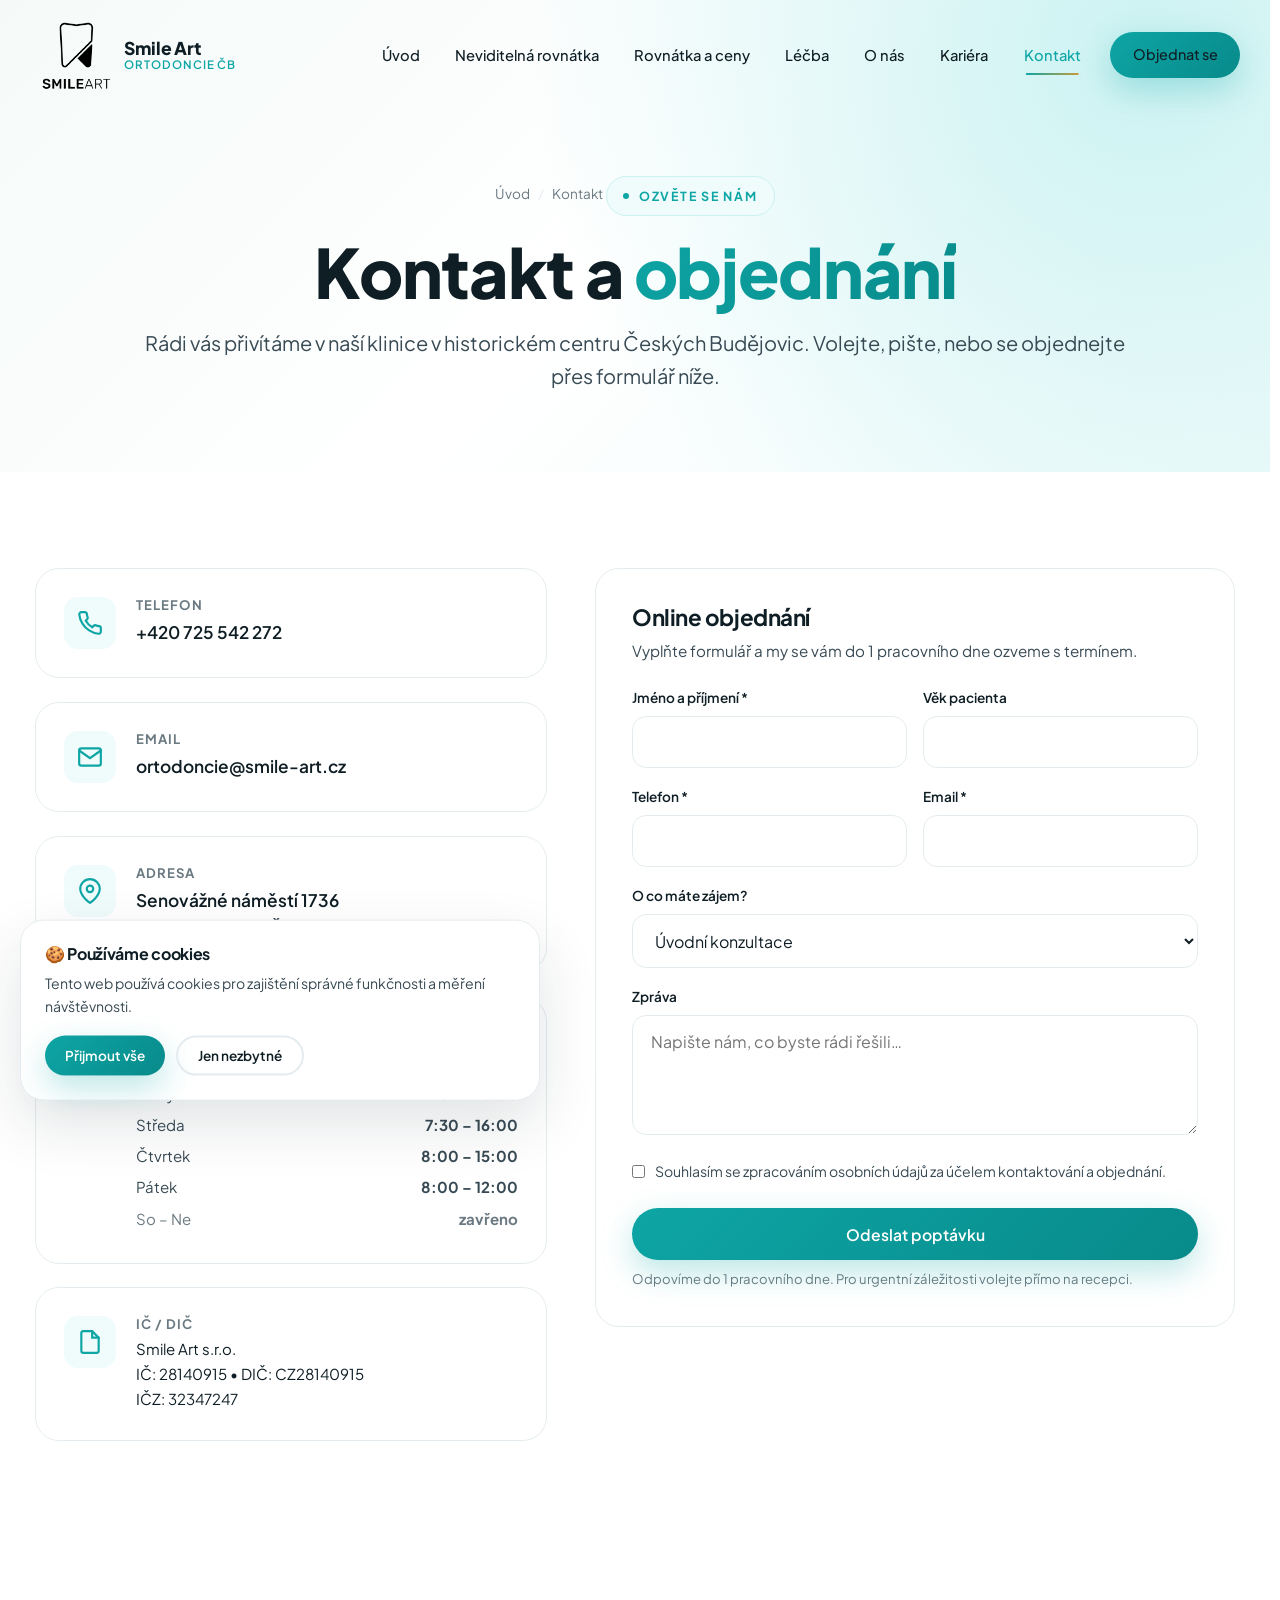
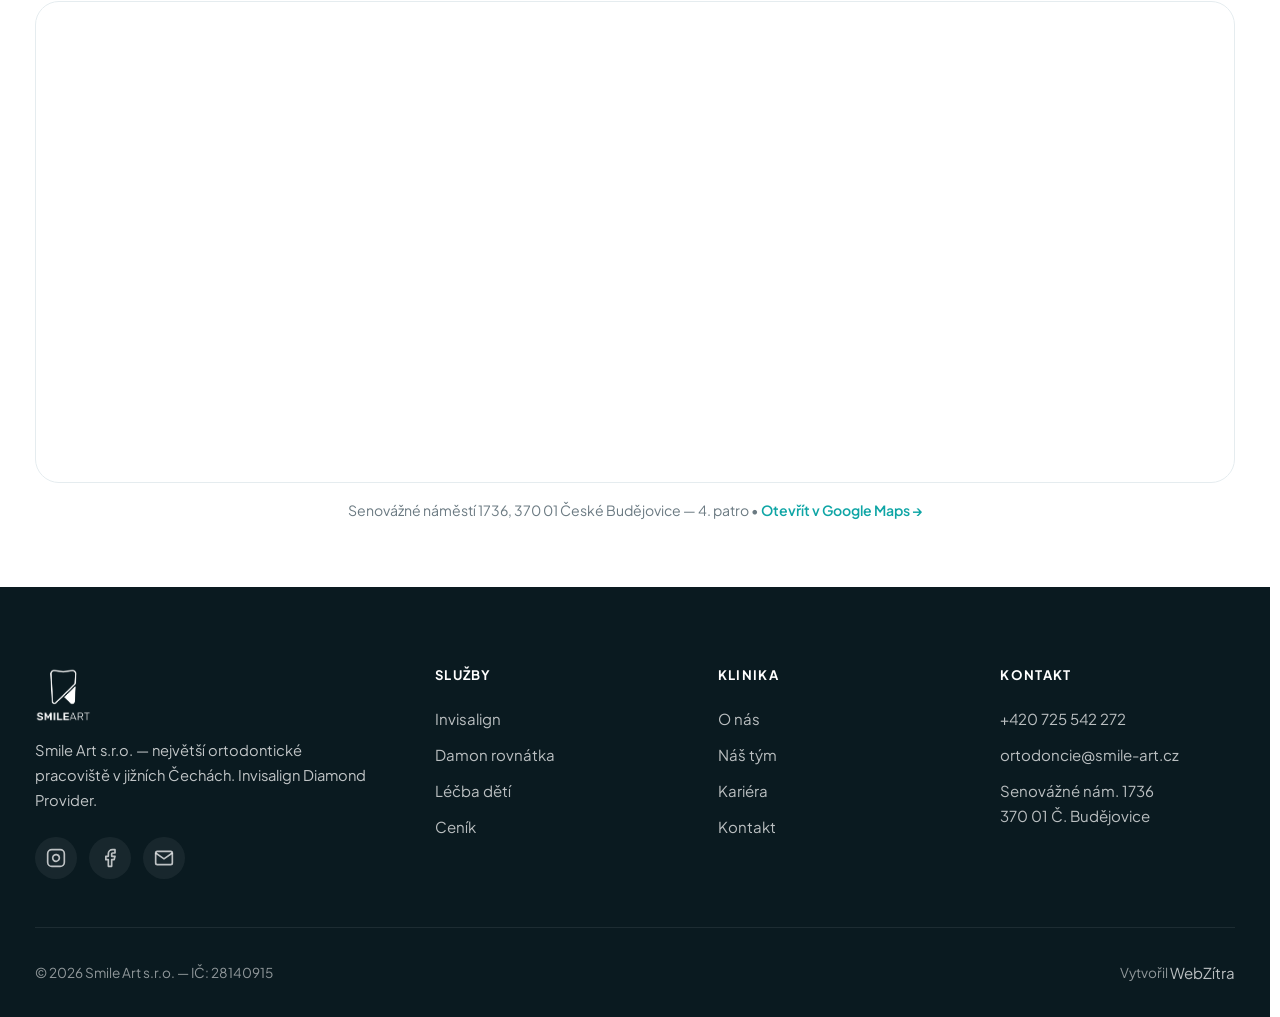
<file: kontakt.html>
<!DOCTYPE html>
<html lang="cs">
<head>
<meta charset="UTF-8">
<meta name="viewport" content="width=device-width, initial-scale=1.0">
<title>Kontakt a objednání | Smile Art — Ortodoncie České Budějovice</title>
<meta name="description" content="Kontakt Smile Art — Senovážné náměstí 1736, České Budějovice. Telefon +420 725 542 272, email ortodoncie@smile-art.cz. Online objednání.">
<link rel="canonical" href="https://smile-art.cz/kontakt">
<meta name="theme-color" content="#0ea5a5">
<meta property="og:type" content="article">
<meta property="og:title" content="Kontakt | Smile Art">
<meta property="og:image" content="https://smile-art.cz/fotky/team-full.jpg">
<meta property="og:image:width" content="1920">
<meta property="og:image:height" content="850">
<meta name="twitter:image" content="https://smile-art.cz/fotky/team-full.jpg">
<meta name="twitter:card" content="summary_large_image">
<meta property="og:description" content="Senovážné náměstí 1736, České Budějovice. Objednejte se online.">
<link rel="icon" type="image/png" href="fotky/logo-shrink.png">
<link rel="preconnect" href="https://fonts.googleapis.com">
<link rel="preconnect" href="https://fonts.gstatic.com" crossorigin>
<link href="https://fonts.googleapis.com/css2?family=Plus+Jakarta+Sans:wght@400;500;600;700;800&display=swap" rel="stylesheet">
<link rel="stylesheet" href="css/style.css?v=20260115g">
<style>
  .form-group { margin-bottom: 1.1rem; }
  .form-group label { display: block; font-size: 0.85rem; font-weight: 600; color: var(--ink); margin-bottom: 0.45rem; }
  .form-group input, .form-group textarea, .form-group select {
    width: 100%;
    padding: 0.9rem 1.1rem;
    border: 1.5px solid var(--line);
    border-radius: var(--r-md);
    font-family: inherit;
    font-size: 1rem;
    color: var(--ink);
    background: #fff;
    transition: border-color var(--t-fast);
  }
  .form-group input:focus, .form-group textarea:focus, .form-group select:focus {
    outline: none;
    border-color: var(--teal);
  }
  .form-group textarea { resize: vertical; min-height: 120px; }
  .form-row { display: grid; grid-template-columns: 1fr 1fr; gap: 1rem; }
  @media (max-width: 560px) { .form-row { grid-template-columns: 1fr; } }
  .form-note { font-size: 0.82rem; color: var(--muted); margin-top: 0.5rem; }
  .form-success, .form-error {
    padding: 1rem 1.25rem;
    border-radius: var(--r-md);
    margin-bottom: 1rem;
    font-size: 0.94rem;
  }
  .form-success { background: var(--teal-50); color: var(--teal-700); border: 1px solid var(--teal-200); }
  .form-error { background: #fef2f2; color: #991b1b; border: 1px solid #fecaca; }
  .form-wrap {
    background: #fff;
    padding: 2.25rem;
    border-radius: var(--r-lg);
    border: 1px solid var(--line);
  }
  @media (max-width: 560px) { .form-wrap { padding: 1.5rem; } }
</style>
</head>
<body>

<header class="nav">
  <div class="container nav-inner">
    <a href="/" class="nav-logo"><img src="fotky/logo.png" alt="Smile Art" width="56" height="56"><span class="nav-logo-text"><strong>Smile Art</strong><span>Ortodoncie ČB</span></span></a>
    <nav class="nav-links">
      <a href="/">Úvod</a>
      <a href="/neviditelna-rovnatka">Neviditelná rovnátka</a>
      <a href="/rovnatka-ceny">Rovnátka a ceny</a>
      <a href="/lecba">Léčba</a>
      <a href="/o-nas">O nás</a>
      <a href="/kariera">Kariéra</a>
      <a href="/kontakt" class="active">Kontakt</a>
      <span class="nav-cta"><a href="#objednani" class="btn btn-primary">Objednat se</a></span>
    </nav>
    <button class="nav-toggle" aria-label="Menu"><span></span><span></span><span></span></button>
  </div>
</header>
<div class="nav-backdrop"></div>

<section class="page-header">
  <div class="container">
    <div class="page-header-inner" data-animate>
      <div class="breadcrumbs"><a href="/">Úvod</a> <span>/</span> Kontakt</div>
      <span class="eyebrow">Ozvěte se nám</span>
      <h1>Kontakt a <span class="text-gradient">objednání</span></h1>
      <p class="lead">Rádi vás přivítáme v naší klinice v historickém centru Českých Budějovic. Volejte, pište, nebo se objednejte přes formulář níže.</p>
    </div>
  </div>
</section>

<section class="section">
  <div class="container">
    <div class="contact-grid">
      <div class="contact-info">
        <div class="contact-block" data-animate>
          <div class="contact-icon"><svg viewBox="0 0 24 24" fill="none" stroke="currentColor" stroke-width="2" stroke-linecap="round"><path d="M22 16.92v3a2 2 0 0 1-2.18 2 19.79 19.79 0 0 1-8.63-3.07 19.5 19.5 0 0 1-6-6 19.79 19.79 0 0 1-3.07-8.67A2 2 0 0 1 4.11 2h3a2 2 0 0 1 2 1.72 12.84 12.84 0 0 0 .7 2.81 2 2 0 0 1-.45 2.11L8.09 9.91a16 16 0 0 0 6 6l1.27-1.27a2 2 0 0 1 2.11-.45 12.84 12.84 0 0 0 2.81.7A2 2 0 0 1 22 16.92z"/></svg></div>
          <div>
            <h4>Telefon</h4>
            <a href="tel:+420725542272">+420 725 542 272</a>
          </div>
        </div>

        <div class="contact-block" data-animate>
          <div class="contact-icon"><svg viewBox="0 0 24 24" fill="none" stroke="currentColor" stroke-width="2" stroke-linecap="round"><path d="M4 4h16c1.1 0 2 .9 2 2v12c0 1.1-.9 2-2 2H4c-1.1 0-2-.9-2-2V6c0-1.1.9-2 2-2z"/><polyline points="22,6 12,13 2,6"/></svg></div>
          <div>
            <h4>Email</h4>
            <a href="mailto:ortodoncie@smile-art.cz">ortodoncie@smile-art.cz</a>
          </div>
        </div>

        <div class="contact-block" data-animate>
          <div class="contact-icon"><svg viewBox="0 0 24 24" fill="none" stroke="currentColor" stroke-width="2" stroke-linecap="round"><path d="M21 10c0 7-9 13-9 13s-9-6-9-13a9 9 0 0 1 18 0z"/><circle cx="12" cy="10" r="3"/></svg></div>
          <div>
            <h4>Adresa</h4>
            <p>Senovážné náměstí 1736<br>4. patro, 370 01 České Budějovice</p>
          </div>
        </div>

        <div class="contact-block" data-animate>
          <div class="contact-icon"><svg viewBox="0 0 24 24" fill="none" stroke="currentColor" stroke-width="2" stroke-linecap="round"><circle cx="12" cy="12" r="10"/><polyline points="12 6 12 12 16 14"/></svg></div>
          <div style="flex: 1;">
            <h4>Ordinační hodiny</h4>
            <div class="hours">
              <div><span>Pondělí</span><strong>8:00 – 16:00</strong></div>
              <div><span>Úterý</span><strong>7:30 – 16:00</strong></div>
              <div><span>Středa</span><strong>7:30 – 16:00</strong></div>
              <div><span>Čtvrtek</span><strong>8:00 – 15:00</strong></div>
              <div><span>Pátek</span><strong>8:00 – 12:00</strong></div>
              <div style="color: var(--muted);"><span>So – Ne</span><strong>zavřeno</strong></div>
            </div>
          </div>
        </div>

        <div class="contact-block" data-animate>
          <div class="contact-icon"><svg viewBox="0 0 24 24" fill="none" stroke="currentColor" stroke-width="2" stroke-linecap="round"><path d="M14 2H6a2 2 0 0 0-2 2v16a2 2 0 0 0 2 2h12a2 2 0 0 0 2-2V8z"/><polyline points="14 2 14 8 20 8"/></svg></div>
          <div>
            <h4>IČ / DIČ</h4>
            <p style="font-size: 0.94rem; font-weight: 400;">Smile Art s.r.o.<br>IČ: 28140915 • DIČ: CZ28140915<br>IČZ: 32347247</p>
          </div>
        </div>
      </div>

      <div id="objednani" data-animate>
        <div class="form-wrap">
          <h2 style="font-size: 1.4rem; margin-bottom: 0.4rem;">Online objednání</h2>
          <p style="color: var(--ink-soft); margin-bottom: 1.5rem; font-size: 0.95rem;">Vyplňte formulář a my se vám do 1 pracovního dne ozveme s termínem.</p>

          <form name="kontakt" method="POST" data-netlify="true" netlify-honeypot="bot-field" action="?success=1">
            <input type="hidden" name="form-name" value="kontakt">
            <p style="display:none;"><label>Nevyplňujte: <input name="bot-field"></label></p>

            <div class="form-row">
              <div class="form-group">
                <label for="jmeno">Jméno a příjmení *</label>
                <input id="jmeno" name="jmeno" type="text" required>
              </div>
              <div class="form-group">
                <label for="vek">Věk pacienta</label>
                <input id="vek" name="vek" type="number" min="1" max="120">
              </div>
            </div>

            <div class="form-row">
              <div class="form-group">
                <label for="telefon">Telefon *</label>
                <input id="telefon" name="telefon" type="tel" required>
              </div>
              <div class="form-group">
                <label for="email">Email *</label>
                <input id="email" name="email" type="email" required>
              </div>
            </div>

            <div class="form-group">
              <label for="zajem">O co máte zájem?</label>
              <select id="zajem" name="zajem">
                <option value="konzultace">Úvodní konzultace</option>
                <option value="invisalign">Invisalign — neviditelná rovnátka</option>
                <option value="damon">Damon rovnátka</option>
                <option value="deti">Léčba dětí</option>
                <option value="jine">Jiné</option>
              </select>
            </div>

            <div class="form-group">
              <label for="zprava">Zpráva</label>
              <textarea id="zprava" name="zprava" placeholder="Napište nám, co byste rádi řešili…"></textarea>
            </div>

            <div class="form-group" style="display: flex; gap: 0.6rem; align-items: flex-start;">
              <input type="checkbox" id="gdpr" name="gdpr" required style="width: auto; margin-top: 0.3rem;">
              <label for="gdpr" style="font-weight: 400; font-size: 0.88rem; color: var(--ink-soft);">Souhlasím se zpracováním osobních údajů za účelem kontaktování a objednání.</label>
            </div>

            <button type="submit" class="btn btn-primary" style="width: 100%;">Odeslat poptávku</button>
            <p class="form-note">Odpovíme do 1 pracovního dne. Pro urgentní záležitosti volejte přímo na recepci.</p>
          </form>
        </div>
      </div>
    </div>
  </div>
</section>

<section class="section-sm">
  <div class="container">
    <div class="contact-map" data-animate>
      <iframe
        src="https://www.openstreetmap.org/export/embed.html?bbox=14.4710%2C48.9730%2C14.4790%2C48.9760&amp;layer=mapnik&amp;marker=48.9745%2C14.4750"
        title="Smile Art — mapa"
        loading="lazy"
        referrerpolicy="no-referrer-when-downgrade"></iframe>
    </div>
    <p style="text-align: center; margin-top: 1rem; font-size: 0.88rem; color: var(--muted);">
      Senovážné náměstí 1736, 370 01 České Budějovice — 4. patro •
      <a href="https://www.google.com/maps/search/?api=1&query=Senov%C3%A1%C5%BEn%C3%A9+n%C3%A1m%C4%9Bst%C3%AD+1736+%C4%8Cesk%C3%A9+Bud%C4%9Bjovice" target="_blank" rel="noopener" style="color: var(--teal); font-weight: 600;">Otevřít v Google Maps →</a>
    </p>
  </div>
</section>

<footer class="footer">
  <div class="container">
    <div class="footer-grid">
      <div class="footer-brand">
        <img src="fotky/logo.png" alt="Smile Art" width="56" height="56" style="filter: brightness(0) invert(1);">
        <p>Smile Art s.r.o. — největší ortodontické pracoviště v jižních Čechách. Invisalign Diamond Provider.</p>
        <div class="footer-social">
          <a href="https://www.instagram.com/ortodoncie_smileart/" aria-label="Instagram" target="_blank" rel="noopener"><svg viewBox="0 0 24 24" fill="none" stroke="currentColor" stroke-width="2"><rect x="2" y="2" width="20" height="20" rx="5"/><path d="M16 11.37A4 4 0 1 1 12.63 8 4 4 0 0 1 16 11.37z"/><line x1="17.5" y1="6.5" x2="17.51" y2="6.5"/></svg></a>
          <a href="https://www.facebook.com/ortodonciesmileart" aria-label="Facebook" target="_blank" rel="noopener"><svg viewBox="0 0 24 24" fill="none" stroke="currentColor" stroke-width="2" stroke-linecap="round" stroke-linejoin="round"><path d="M18 2h-3a5 5 0 0 0-5 5v3H7v4h3v8h4v-8h3l1-4h-4V7a1 1 0 0 1 1-1h3z"/></svg></a><a href="mailto:ortodoncie@smile-art.cz" aria-label="Email"><svg viewBox="0 0 24 24" fill="none" stroke="currentColor" stroke-width="2"><path d="M4 4h16c1.1 0 2 .9 2 2v12c0 1.1-.9 2-2 2H4c-1.1 0-2-.9-2-2V6c0-1.1.9-2 2-2z"/><polyline points="22,6 12,13 2,6"/></svg></a>
        </div>
      </div>
      <div><h5>Služby</h5><a href="/neviditelna-rovnatka">Invisalign</a><a href="/rovnatka-ceny">Damon rovnátka</a><a href="/lecba">Léčba dětí</a><a href="/rovnatka-ceny">Ceník</a></div>
      <div><h5>Klinika</h5><a href="/o-nas">O nás</a><a href="/o-nas">Náš tým</a><a href="/kariera">Kariéra</a><a href="/kontakt">Kontakt</a></div>
      <div><h5>Kontakt</h5><a href="tel:+420725542272">+420 725 542 272</a><a href="mailto:ortodoncie@smile-art.cz">ortodoncie@smile-art.cz</a><a href="/kontakt">Senovážné nám. 1736<br>370 01 Č. Budějovice</a></div>
    </div>
    <div class="footer-bottom"><div>© <span id="year">2026</span> Smile Art s.r.o. — IČ: 28140915</div><div>Vytvořil <a href="https://webzitra.cz" target="_blank" rel="noopener">WebZítra</a></div></div>
  </div>
</footer>

<div class="cookie-banner" role="dialog" aria-label="Cookies">
  <h4>🍪 Používáme cookies</h4>
  <p>Tento web používá cookies pro zajištění správné funkčnosti a měření návštěvnosti.</p>
  <div class="cookie-actions"><button class="btn btn-primary" data-cookie="all">Přijmout vše</button><button class="btn btn-outline" data-cookie="necessary">Jen nezbytné</button></div>
</div>
<script>document.getElementById('year').textContent = new Date().getFullYear();</script>
<a href="#objednani" class="float-cta" aria-label="Objednat se">
  <svg viewBox="0 0 24 24" fill="none" stroke="currentColor" stroke-width="2" stroke-linecap="round" stroke-linejoin="round"><path d="M22 16.92v3a2 2 0 0 1-2.18 2 19.79 19.79 0 0 1-8.63-3.07 19.5 19.5 0 0 1-6-6 19.79 19.79 0 0 1-3.07-8.67A2 2 0 0 1 4.11 2h3a2 2 0 0 1 2 1.72 12.84 12.84 0 0 0 .7 2.81 2 2 0 0 1-.45 2.11L8.09 9.91a16 16 0 0 0 6 6l1.27-1.27a2 2 0 0 1 2.11-.45 12.84 12.84 0 0 0 2.81.7A2 2 0 0 1 22 16.92z"/></svg>
  <span class="float-cta-label">Objednat se</span>
</a>
<script src="js/main.js?v=20260115g"></script>
</body>
</html>
</file>
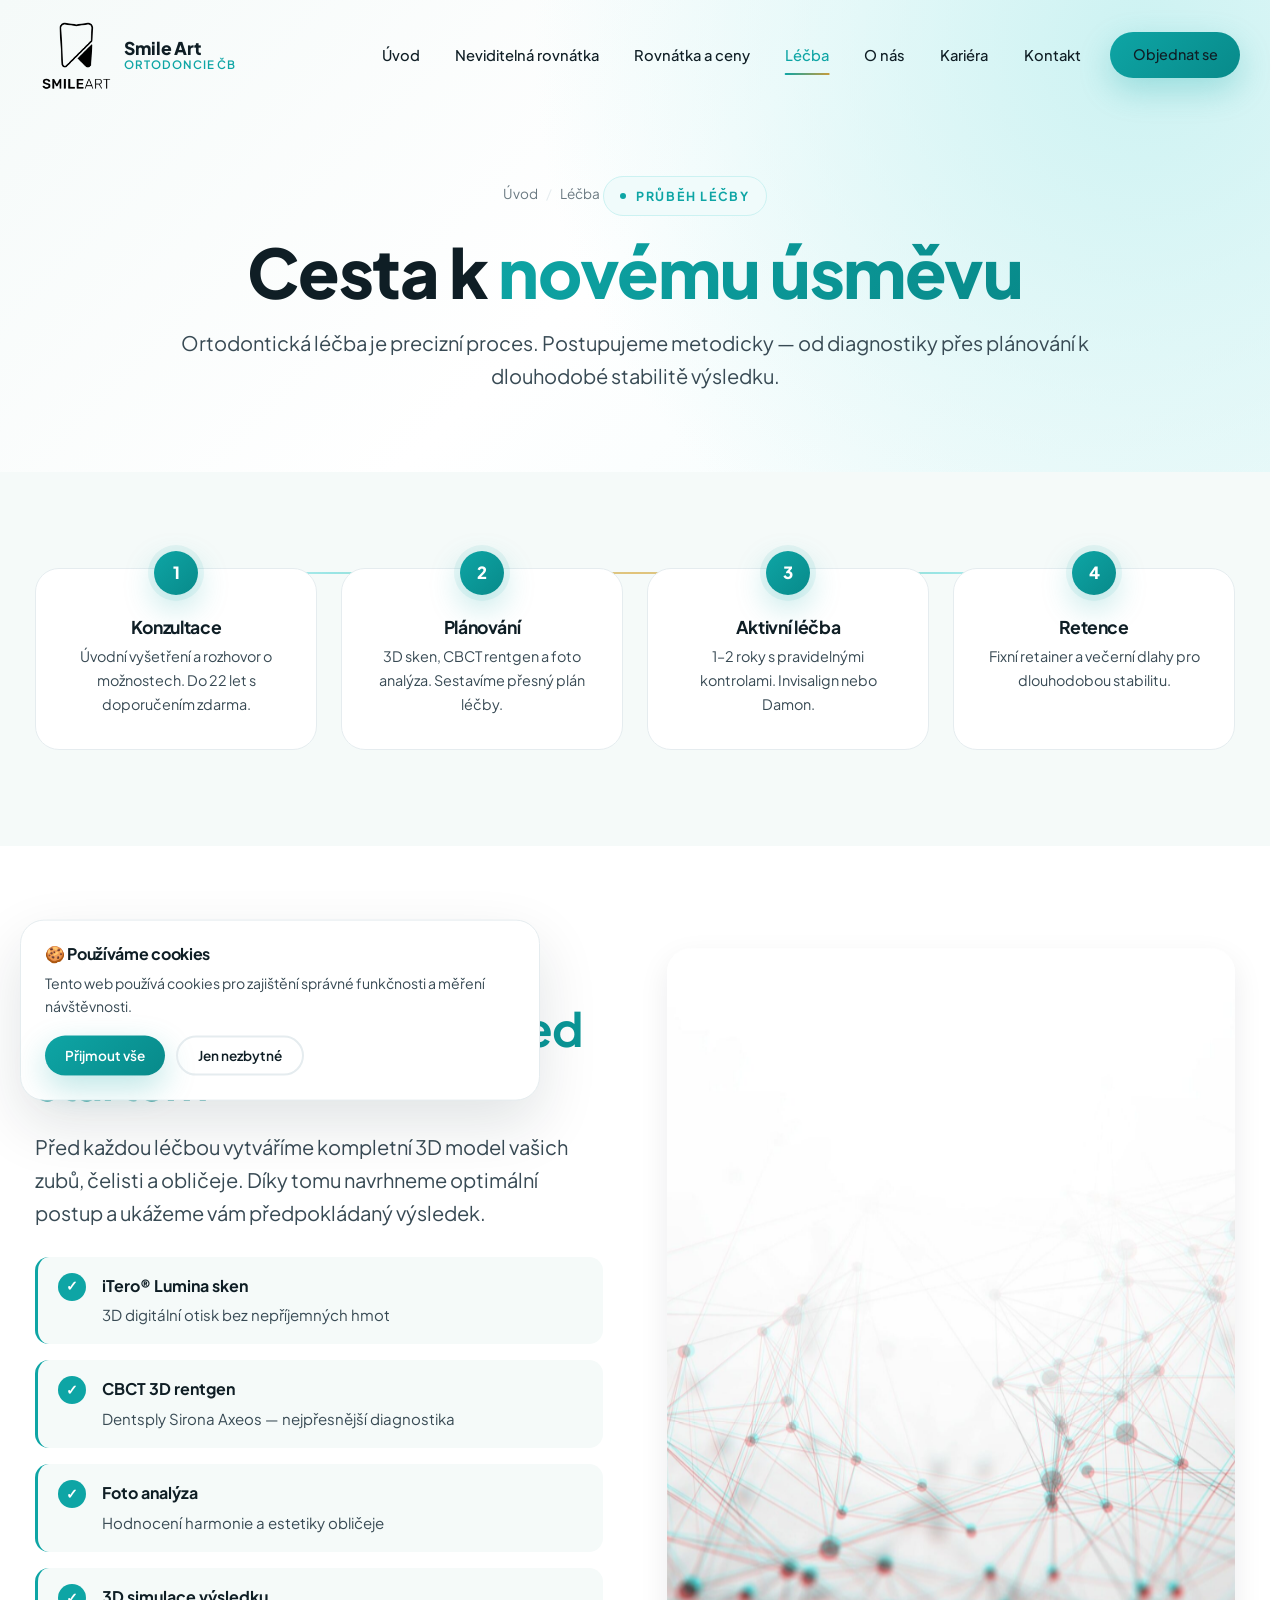
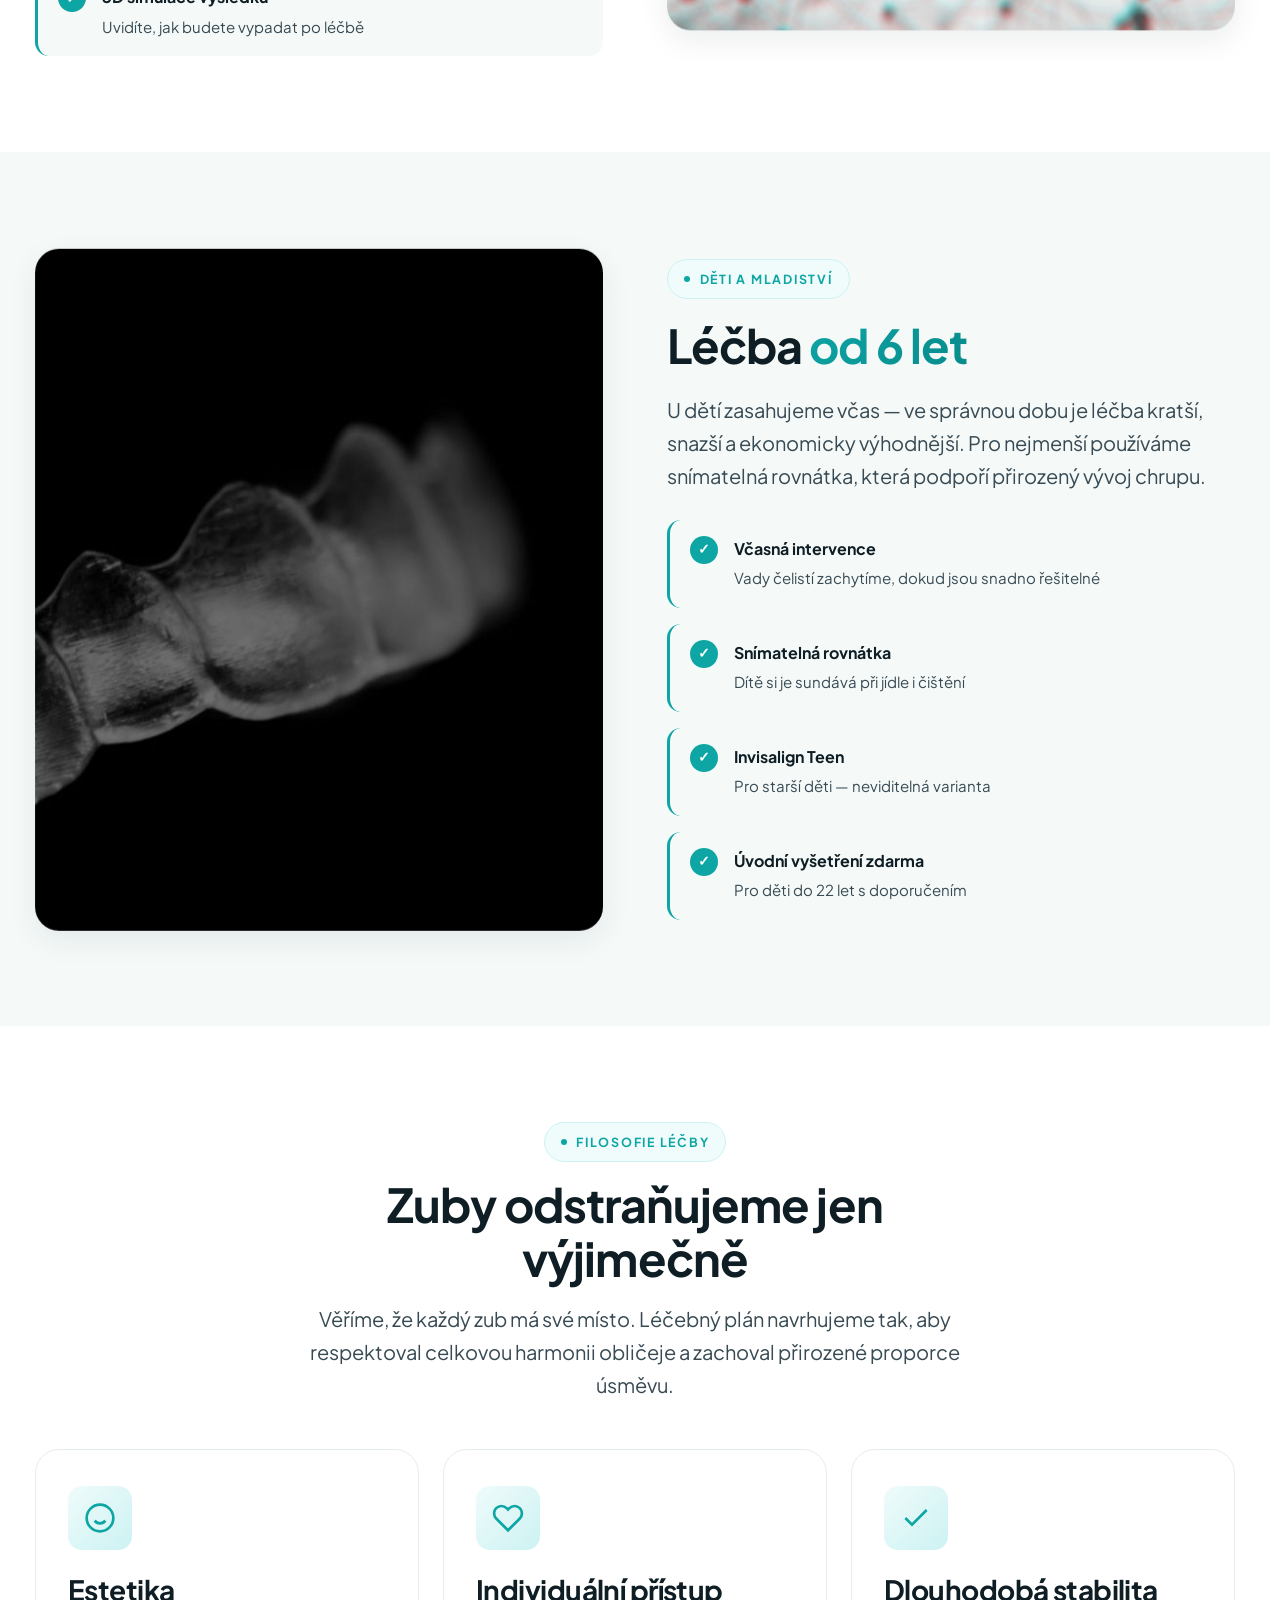
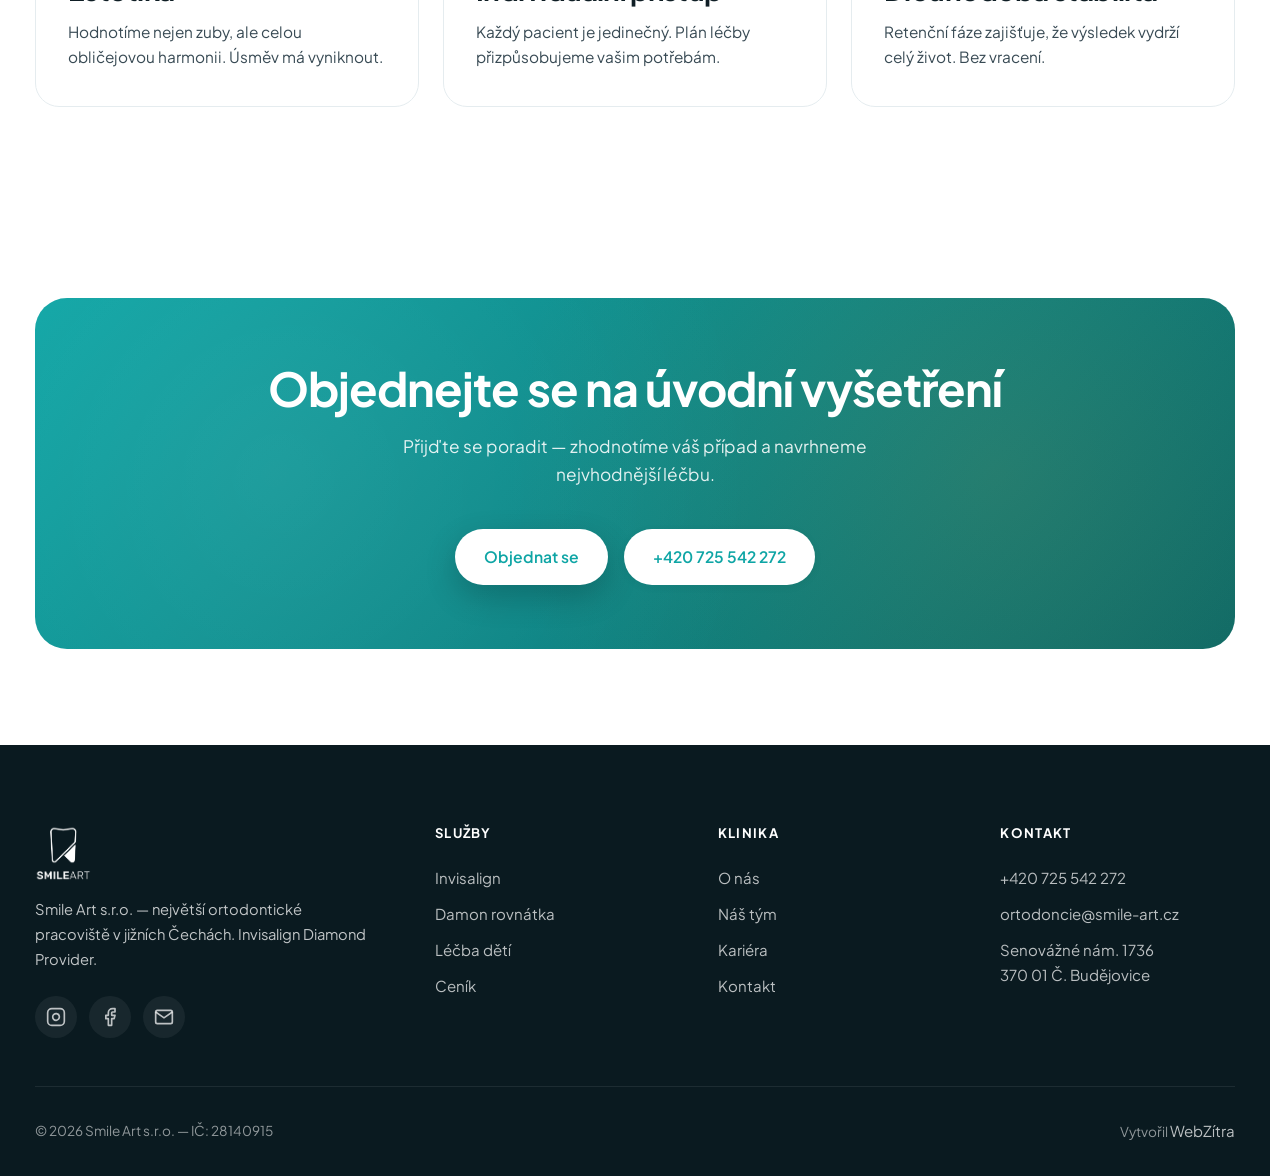
<file: lecba.html>
<!DOCTYPE html>
<html lang="cs">
<head>
<meta charset="UTF-8">
<meta name="viewport" content="width=device-width, initial-scale=1.0">
<title>Léčba | Smile Art — Ortodoncie České Budějovice</title>
<meta name="description" content="Průběh ortodontické léčby krok za krokem. Diagnostika, plánování, aktivní léčba a retence. Smile Art — ortodoncie České Budějovice.">
<link rel="canonical" href="https://smile-art.cz/lecba">
<meta name="theme-color" content="#0ea5a5">
<meta property="og:type" content="article">
<meta property="og:title" content="Léčba | Smile Art">
<meta property="og:image" content="https://smile-art.cz/fotky/team-full.jpg">
<meta property="og:image:width" content="1920">
<meta property="og:image:height" content="850">
<meta name="twitter:image" content="https://smile-art.cz/fotky/team-full.jpg">
<meta name="twitter:card" content="summary_large_image">
<meta property="og:description" content="Průběh ortodontické léčby krok za krokem.">
<link rel="icon" type="image/png" href="fotky/logo-shrink.png">
<link rel="preconnect" href="https://fonts.googleapis.com">
<link rel="preconnect" href="https://fonts.gstatic.com" crossorigin>
<link href="https://fonts.googleapis.com/css2?family=Plus+Jakarta+Sans:wght@400;500;600;700;800&display=swap" rel="stylesheet">
<link rel="stylesheet" href="css/style.css?v=20260115g">
</head>
<body>

<header class="nav">
  <div class="container nav-inner">
    <a href="/" class="nav-logo"><img src="fotky/logo.png" alt="Smile Art" width="56" height="56"><span class="nav-logo-text"><strong>Smile Art</strong><span>Ortodoncie ČB</span></span></a>
    <nav class="nav-links">
      <a href="/">Úvod</a>
      <a href="/neviditelna-rovnatka">Neviditelná rovnátka</a>
      <a href="/rovnatka-ceny">Rovnátka a ceny</a>
      <a href="/lecba" class="active">Léčba</a>
      <a href="/o-nas">O nás</a>
      <a href="/kariera">Kariéra</a>
      <a href="/kontakt">Kontakt</a>
      <span class="nav-cta"><a href="/kontakt" class="btn btn-primary">Objednat se</a></span>
    </nav>
    <button class="nav-toggle" aria-label="Menu"><span></span><span></span><span></span></button>
  </div>
</header>
<div class="nav-backdrop"></div>

<section class="page-header">
  <div class="container">
    <div class="page-header-inner" data-animate>
      <div class="breadcrumbs"><a href="/">Úvod</a> <span>/</span> Léčba</div>
      <span class="eyebrow">Průběh léčby</span>
      <h1>Cesta k <span class="text-gradient">novému úsměvu</span></h1>
      <p class="lead">Ortodontická léčba je precizní proces. Postupujeme metodicky — od diagnostiky přes plánování k dlouhodobé stabilitě výsledku.</p>
    </div>
  </div>
</section>

<section class="section process">
  <div class="container">
    <div class="process-grid">
      <div class="process-step" data-animate>
        <div class="process-num">1</div>
        <h4>Konzultace</h4>
        <p>Úvodní vyšetření a rozhovor o možnostech. Do 22 let s doporučením zdarma.</p>
      </div>
      <div class="process-step" data-animate>
        <div class="process-num">2</div>
        <h4>Plánování</h4>
        <p>3D sken, CBCT rentgen a foto analýza. Sestavíme přesný plán léčby.</p>
      </div>
      <div class="process-step" data-animate>
        <div class="process-num">3</div>
        <h4>Aktivní léčba</h4>
        <p>1–2 roky s pravidelnými kontrolami. Invisalign nebo Damon.</p>
      </div>
      <div class="process-step" data-animate>
        <div class="process-num">4</div>
        <h4>Retence</h4>
        <p>Fixní retainer a večerní dlahy pro dlouhodobou stabilitu.</p>
      </div>
    </div>
  </div>
</section>

<section class="section">
  <div class="container">
    <div class="feature-split">
      <div class="feature-split-content" data-animate>
        <span class="eyebrow">Diagnostika</span>
        <h2>Přesná analýza <span class="text-gradient">ještě před startem</span></h2>
        <p class="lead">Před každou léčbou vytváříme kompletní 3D model vašich zubů, čelisti a obličeje. Díky tomu navrhneme optimální postup a ukážeme vám předpokládaný výsledek.</p>
        <ul class="feature-list">
          <li><div class="feature-list-icon">✓</div><div><strong>iTero® Lumina sken</strong><span>3D digitální otisk bez nepříjemných hmot</span></div></li>
          <li><div class="feature-list-icon">✓</div><div><strong>CBCT 3D rentgen</strong><span>Dentsply Sirona Axeos — nejpřesnější diagnostika</span></div></li>
          <li><div class="feature-list-icon">✓</div><div><strong>Foto analýza</strong><span>Hodnocení harmonie a estetiky obličeje</span></div></li>
          <li><div class="feature-list-icon">✓</div><div><strong>3D simulace výsledku</strong><span>Uvidíte, jak budete vypadat po léčbě</span></div></li>
        </ul>
      </div>
      <div class="feature-split-img" data-animate><img src="fotky/detail-1.jpg" alt="3D diagnostika ve Smile Art" loading="lazy"></div>
    </div>
  </div>
</section>

<section class="section" style="background: var(--bg-soft);">
  <div class="container">
    <div class="feature-split reverse">
      <div class="feature-split-content" data-animate>
        <span class="eyebrow">Děti a mladiství</span>
        <h2>Léčba <span class="text-gradient">od 6 let</span></h2>
        <p class="lead">U dětí zasahujeme včas — ve správnou dobu je léčba kratší, snazší a ekonomicky výhodnější. Pro nejmenší používáme snímatelná rovnátka, která podpoří přirozený vývoj chrupu.</p>
        <ul class="feature-list">
          <li><div class="feature-list-icon">✓</div><div><strong>Včasná intervence</strong><span>Vady čelistí zachytíme, dokud jsou snadno řešitelné</span></div></li>
          <li><div class="feature-list-icon">✓</div><div><strong>Snímatelná rovnátka</strong><span>Dítě si je sundává při jídle i čištění</span></div></li>
          <li><div class="feature-list-icon">✓</div><div><strong>Invisalign Teen</strong><span>Pro starší děti — neviditelná varianta</span></div></li>
          <li><div class="feature-list-icon">✓</div><div><strong>Úvodní vyšetření zdarma</strong><span>Pro děti do 22 let s doporučením</span></div></li>
        </ul>
      </div>
      <div class="feature-split-img" data-animate><img src="fotky/detail-2.jpg" alt="Ortodontická léčba dětí" loading="lazy"></div>
    </div>
  </div>
</section>

<section class="section">
  <div class="container">
    <div class="section-head" data-animate>
      <span class="eyebrow">Filosofie léčby</span>
      <h2>Zuby odstraňujeme jen výjimečně</h2>
      <p class="lead">Věříme, že každý zub má své místo. Léčebný plán navrhujeme tak, aby respektoval celkovou harmonii obličeje a zachoval přirozené proporce úsměvu.</p>
    </div>
    <div class="services-grid">
      <div class="service-card" data-animate>
        <div class="service-icon"><svg viewBox="0 0 24 24" fill="none" stroke="currentColor" stroke-width="2"><circle cx="12" cy="12" r="10"/><path d="M8 14s1.5 2 4 2 4-2 4-2M9 9h.01M15 9h.01"/></svg></div>
        <h3>Estetika</h3>
        <p>Hodnotíme nejen zuby, ale celou obličejovou harmonii. Úsměv má vyniknout.</p>
      </div>
      <div class="service-card" data-animate>
        <div class="service-icon"><svg viewBox="0 0 24 24" fill="none" stroke="currentColor" stroke-width="2"><path d="M20.84 4.61a5.5 5.5 0 0 0-7.78 0L12 5.67l-1.06-1.06a5.5 5.5 0 0 0-7.78 7.78l1.06 1.06L12 21.23l7.78-7.78 1.06-1.06a5.5 5.5 0 0 0 0-7.78z"/></svg></div>
        <h3>Individuální přístup</h3>
        <p>Každý pacient je jedinečný. Plán léčby přizpůsobujeme vašim potřebám.</p>
      </div>
      <div class="service-card" data-animate>
        <div class="service-icon"><svg viewBox="0 0 24 24" fill="none" stroke="currentColor" stroke-width="2"><polyline points="20 6 9 17 4 12"/></svg></div>
        <h3>Dlouhodobá stabilita</h3>
        <p>Retenční fáze zajišťuje, že výsledek vydrží celý život. Bez vracení.</p>
      </div>
    </div>
  </div>
</section>

<section class="section">
  <div class="container">
    <div class="cta-banner" data-animate>
      <h2>Objednejte se na úvodní vyšetření</h2>
      <p>Přijďte se poradit — zhodnotíme váš případ a navrhneme nejvhodnější léčbu.</p>
      <div class="hero-actions" style="justify-content: center;">
        <a href="/kontakt" class="btn btn-primary">Objednat se</a>
        <a href="tel:+420725542272" class="btn btn-ghost">+420 725 542 272</a>
      </div>
    </div>
  </div>
</section>

<footer class="footer">
  <div class="container">
    <div class="footer-grid">
      <div class="footer-brand">
        <img src="fotky/logo.png" alt="Smile Art" width="56" height="56" style="filter: brightness(0) invert(1);">
        <p>Smile Art s.r.o. — největší ortodontické pracoviště v jižních Čechách. Invisalign Diamond Provider.</p>
        <div class="footer-social">
          <a href="https://www.instagram.com/ortodoncie_smileart/" aria-label="Instagram" target="_blank" rel="noopener"><svg viewBox="0 0 24 24" fill="none" stroke="currentColor" stroke-width="2"><rect x="2" y="2" width="20" height="20" rx="5"/><path d="M16 11.37A4 4 0 1 1 12.63 8 4 4 0 0 1 16 11.37z"/><line x1="17.5" y1="6.5" x2="17.51" y2="6.5"/></svg></a>
          <a href="https://www.facebook.com/ortodonciesmileart" aria-label="Facebook" target="_blank" rel="noopener"><svg viewBox="0 0 24 24" fill="none" stroke="currentColor" stroke-width="2" stroke-linecap="round" stroke-linejoin="round"><path d="M18 2h-3a5 5 0 0 0-5 5v3H7v4h3v8h4v-8h3l1-4h-4V7a1 1 0 0 1 1-1h3z"/></svg></a><a href="mailto:ortodoncie@smile-art.cz" aria-label="Email"><svg viewBox="0 0 24 24" fill="none" stroke="currentColor" stroke-width="2"><path d="M4 4h16c1.1 0 2 .9 2 2v12c0 1.1-.9 2-2 2H4c-1.1 0-2-.9-2-2V6c0-1.1.9-2 2-2z"/><polyline points="22,6 12,13 2,6"/></svg></a>
        </div>
      </div>
      <div><h5>Služby</h5><a href="/neviditelna-rovnatka">Invisalign</a><a href="/rovnatka-ceny">Damon rovnátka</a><a href="/lecba">Léčba dětí</a><a href="/rovnatka-ceny">Ceník</a></div>
      <div><h5>Klinika</h5><a href="/o-nas">O nás</a><a href="/o-nas">Náš tým</a><a href="/kariera">Kariéra</a><a href="/kontakt">Kontakt</a></div>
      <div><h5>Kontakt</h5><a href="tel:+420725542272">+420 725 542 272</a><a href="mailto:ortodoncie@smile-art.cz">ortodoncie@smile-art.cz</a><a href="/kontakt">Senovážné nám. 1736<br>370 01 Č. Budějovice</a></div>
    </div>
    <div class="footer-bottom"><div>© <span id="year">2026</span> Smile Art s.r.o. — IČ: 28140915</div><div>Vytvořil <a href="https://webzitra.cz" target="_blank" rel="noopener">WebZítra</a></div></div>
  </div>
</footer>

<div class="cookie-banner" role="dialog" aria-label="Cookies">
  <h4>🍪 Používáme cookies</h4>
  <p>Tento web používá cookies pro zajištění správné funkčnosti a měření návštěvnosti.</p>
  <div class="cookie-actions"><button class="btn btn-primary" data-cookie="all">Přijmout vše</button><button class="btn btn-outline" data-cookie="necessary">Jen nezbytné</button></div>
</div>
<script>document.getElementById('year').textContent = new Date().getFullYear();</script>
<a href="/kontakt" class="float-cta" aria-label="Objednat se">
  <svg viewBox="0 0 24 24" fill="none" stroke="currentColor" stroke-width="2" stroke-linecap="round" stroke-linejoin="round"><path d="M22 16.92v3a2 2 0 0 1-2.18 2 19.79 19.79 0 0 1-8.63-3.07 19.5 19.5 0 0 1-6-6 19.79 19.79 0 0 1-3.07-8.67A2 2 0 0 1 4.11 2h3a2 2 0 0 1 2 1.72 12.84 12.84 0 0 0 .7 2.81 2 2 0 0 1-.45 2.11L8.09 9.91a16 16 0 0 0 6 6l1.27-1.27a2 2 0 0 1 2.11-.45 12.84 12.84 0 0 0 2.81.7A2 2 0 0 1 22 16.92z"/></svg>
  <span class="float-cta-label">Objednat se</span>
</a>
<script src="js/main.js?v=20260115g"></script>
</body>
</html>
</file>
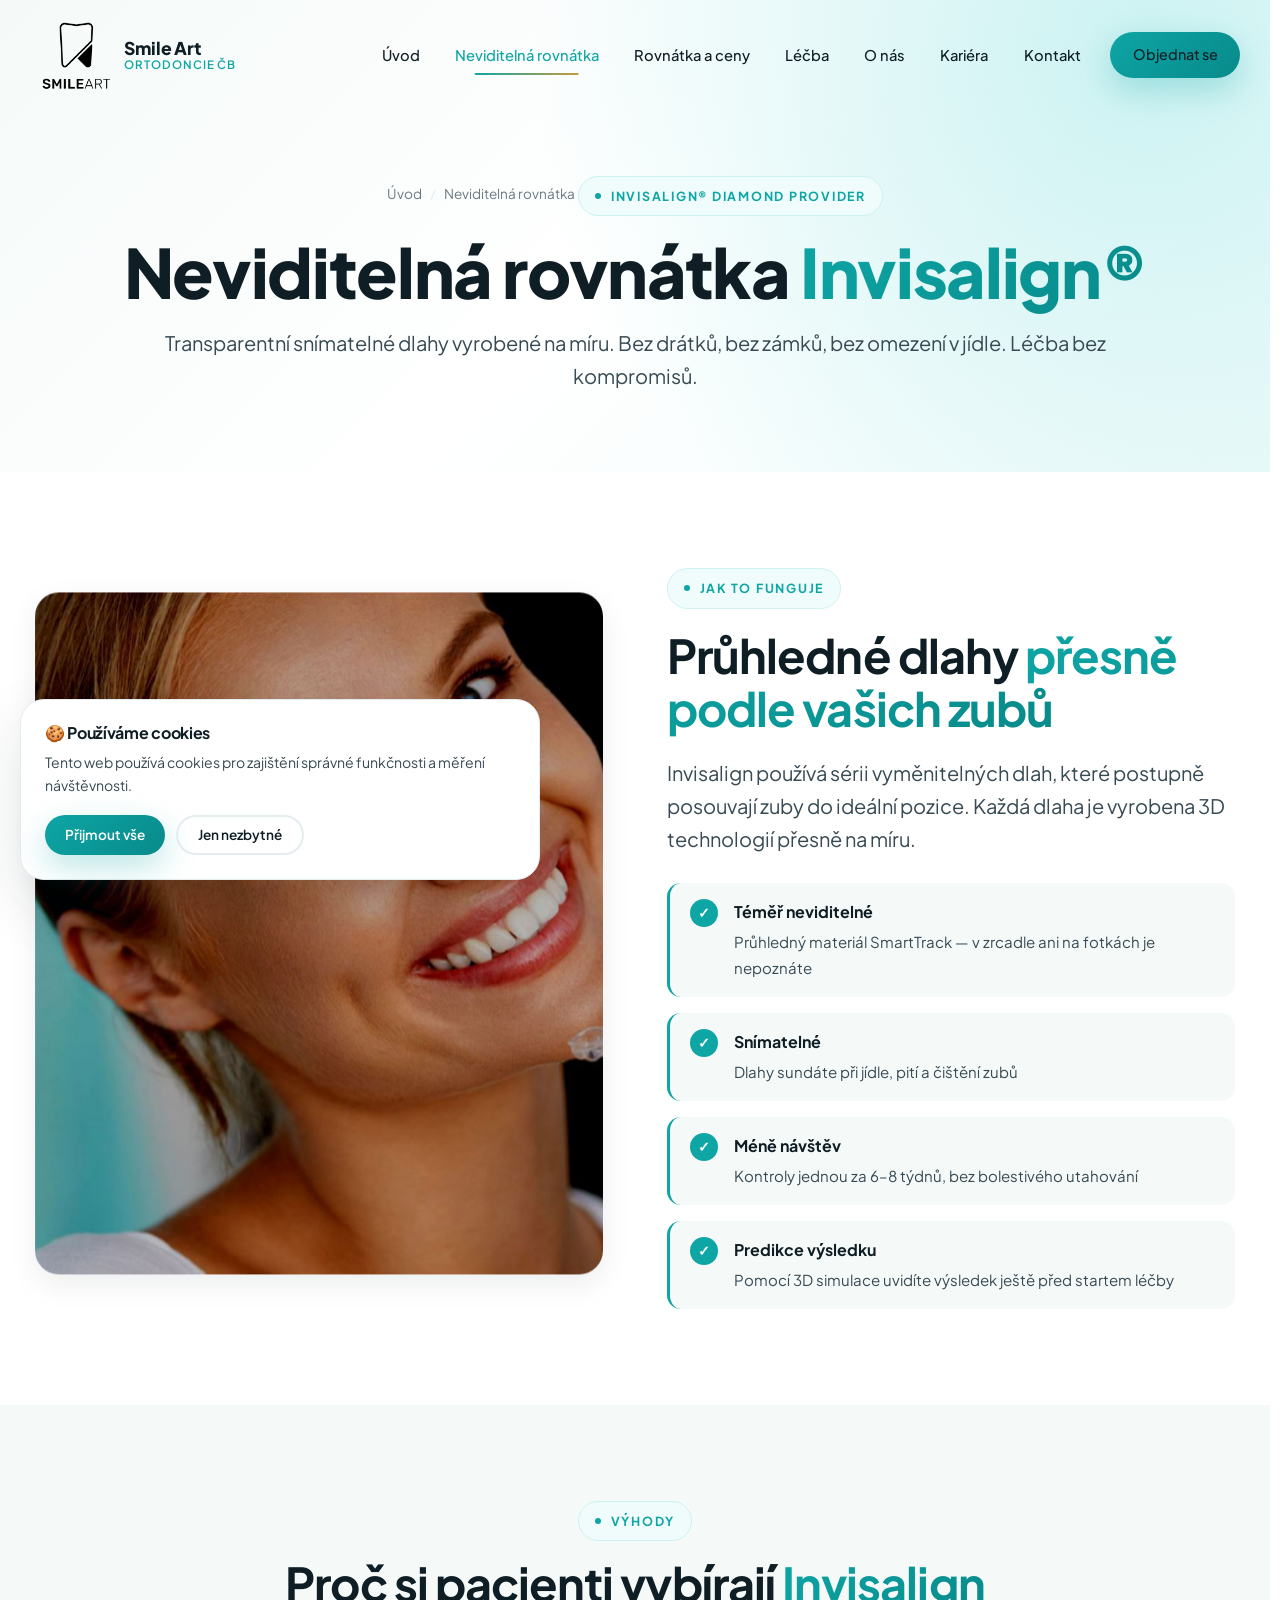
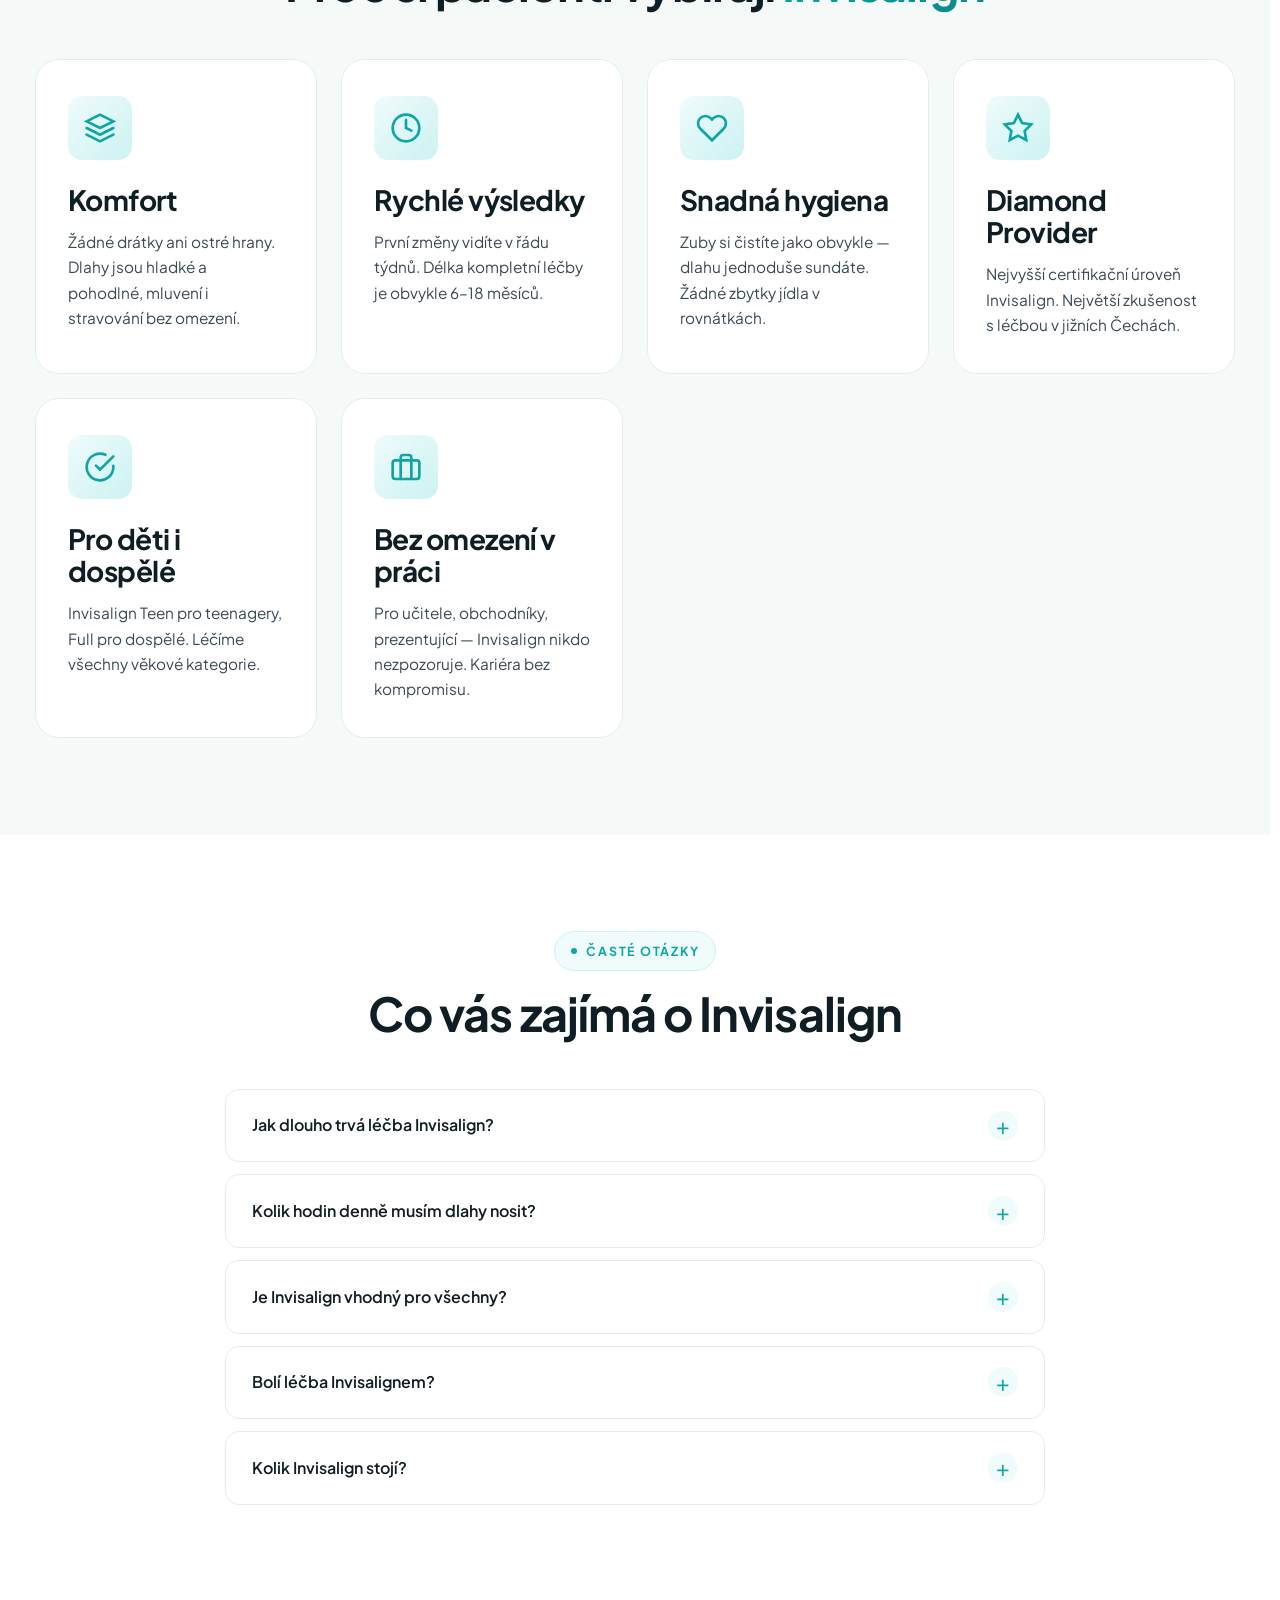
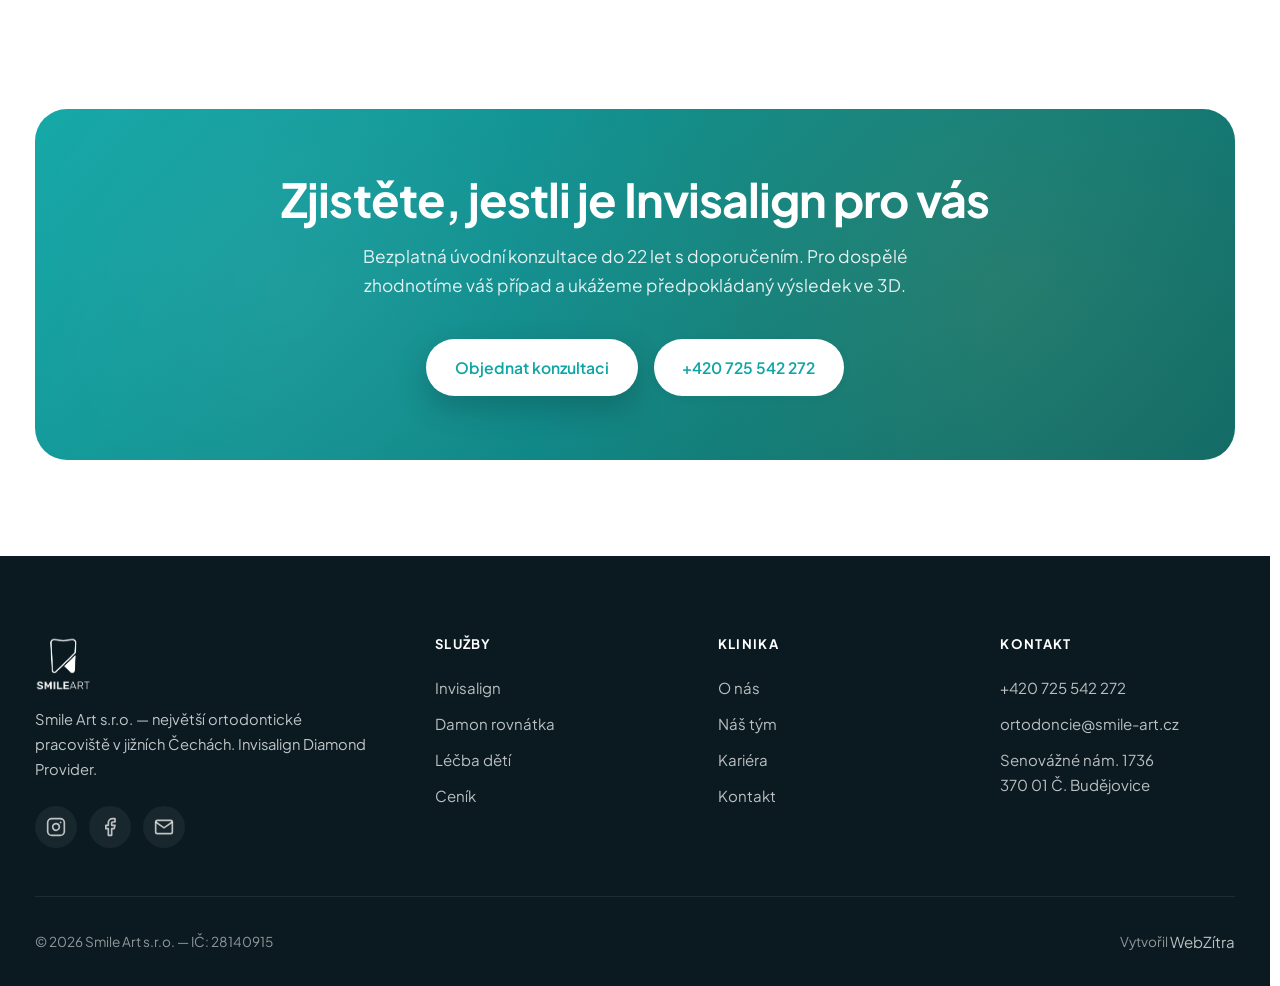
<file: neviditelna-rovnatka.html>
<!DOCTYPE html>
<html lang="cs">
<head>
<meta charset="UTF-8">
<meta name="viewport" content="width=device-width, initial-scale=1.0">
<title>Neviditelná rovnátka Invisalign® | Smile Art České Budějovice</title>
<meta name="description" content="Invisalign neviditelná rovnátka v Českých Budějovicích. Smile Art — Invisalign Diamond Provider, největší klinika v jižních Čechách. Bez drátků a zámků.">
<meta name="robots" content="index, follow">
<link rel="canonical" href="https://smile-art.cz/neviditelna-rovnatka">
<meta name="theme-color" content="#0ea5a5">
<meta property="og:type" content="article">
<meta property="og:title" content="Neviditelná rovnátka Invisalign® | Smile Art">
<meta property="og:description" content="Transparentní snímatelné dlahy vyrobené na míru. Bez drátků, zámků a omezení v jídle.">
<meta property="og:image" content="https://smile-art.cz/fotky/invisalign-main.jpg">
<link rel="icon" type="image/png" href="fotky/logo-shrink.png">
<link rel="preconnect" href="https://fonts.googleapis.com">
<link rel="preconnect" href="https://fonts.gstatic.com" crossorigin>
<link href="https://fonts.googleapis.com/css2?family=Plus+Jakarta+Sans:wght@400;500;600;700;800&display=swap" rel="stylesheet">
<link rel="stylesheet" href="css/style.css?v=20260115g">
</head>
<body>

<header class="nav">
  <div class="container nav-inner">
    <a href="/" class="nav-logo">
      <img src="fotky/logo.png" alt="Smile Art logo" width="56" height="56">
      <span class="nav-logo-text"><strong>Smile Art</strong><span>Ortodoncie ČB</span></span>
    </a>
    <nav class="nav-links">
      <a href="/">Úvod</a>
      <a href="/neviditelna-rovnatka" class="active">Neviditelná rovnátka</a>
      <a href="/rovnatka-ceny">Rovnátka a ceny</a>
      <a href="/lecba">Léčba</a>
      <a href="/o-nas">O nás</a>
      <a href="/kariera">Kariéra</a>
      <a href="/kontakt">Kontakt</a>
      <span class="nav-cta"><a href="/kontakt" class="btn btn-primary">Objednat se</a></span>
    </nav>
    <button class="nav-toggle" aria-label="Menu"><span></span><span></span><span></span></button>
  </div>
</header>
<div class="nav-backdrop"></div>

<section class="page-header">
  <div class="container">
    <div class="page-header-inner" data-animate>
      <div class="breadcrumbs"><a href="/">Úvod</a> <span>/</span> Neviditelná rovnátka</div>
      <span class="eyebrow">Invisalign® Diamond Provider</span>
      <h1>Neviditelná rovnátka <span class="text-gradient">Invisalign®</span></h1>
      <p class="lead">Transparentní snímatelné dlahy vyrobené na míru. Bez drátků, bez zámků, bez omezení v jídle. Léčba bez kompromisů.</p>
    </div>
  </div>
</section>

<section class="section">
  <div class="container">
    <div class="feature-split">
      <div class="feature-split-img" data-animate>
        <img src="fotky/invisalign-main.jpg" alt="Invisalign dlahy Smile Art" loading="lazy">
      </div>
      <div class="feature-split-content" data-animate>
        <span class="eyebrow">Jak to funguje</span>
        <h2>Průhledné dlahy <span class="text-gradient">přesně podle vašich zubů</span></h2>
        <p class="lead">Invisalign používá sérii vyměnitelných dlah, které postupně posouvají zuby do ideální pozice. Každá dlaha je vyrobena 3D technologií přesně na míru.</p>
        <ul class="feature-list">
          <li><div class="feature-list-icon">✓</div><div><strong>Téměř neviditelné</strong><span>Průhledný materiál SmartTrack — v zrcadle ani na fotkách je nepoznáte</span></div></li>
          <li><div class="feature-list-icon">✓</div><div><strong>Snímatelné</strong><span>Dlahy sundáte při jídle, pití a čištění zubů</span></div></li>
          <li><div class="feature-list-icon">✓</div><div><strong>Méně návštěv</strong><span>Kontroly jednou za 6–8 týdnů, bez bolestivého utahování</span></div></li>
          <li><div class="feature-list-icon">✓</div><div><strong>Predikce výsledku</strong><span>Pomocí 3D simulace uvidíte výsledek ještě před startem léčby</span></div></li>
        </ul>
      </div>
    </div>
  </div>
</section>

<section class="section" style="background: var(--bg-soft);">
  <div class="container">
    <div class="section-head" data-animate>
      <span class="eyebrow">Výhody</span>
      <h2>Proč si pacienti vybírají <span class="text-gradient">Invisalign</span></h2>
    </div>
    <div class="services-grid">
      <article class="service-card" data-animate>
        <div class="service-icon"><svg viewBox="0 0 24 24" fill="none" stroke="currentColor" stroke-width="2" stroke-linecap="round"><path d="M12 2L2 7l10 5 10-5-10-5zM2 17l10 5 10-5M2 12l10 5 10-5"/></svg></div>
        <h3>Komfort</h3>
        <p>Žádné drátky ani ostré hrany. Dlahy jsou hladké a pohodlné, mluvení i stravování bez omezení.</p>
      </article>
      <article class="service-card" data-animate>
        <div class="service-icon"><svg viewBox="0 0 24 24" fill="none" stroke="currentColor" stroke-width="2" stroke-linecap="round"><circle cx="12" cy="12" r="10"/><polyline points="12 6 12 12 16 14"/></svg></div>
        <h3>Rychlé výsledky</h3>
        <p>První změny vidíte v řádu týdnů. Délka kompletní léčby je obvykle 6–18 měsíců.</p>
      </article>
      <article class="service-card" data-animate>
        <div class="service-icon"><svg viewBox="0 0 24 24" fill="none" stroke="currentColor" stroke-width="2" stroke-linecap="round"><path d="M20.84 4.61a5.5 5.5 0 0 0-7.78 0L12 5.67l-1.06-1.06a5.5 5.5 0 0 0-7.78 7.78l1.06 1.06L12 21.23l7.78-7.78 1.06-1.06a5.5 5.5 0 0 0 0-7.78z"/></svg></div>
        <h3>Snadná hygiena</h3>
        <p>Zuby si čistíte jako obvykle — dlahu jednoduše sundáte. Žádné zbytky jídla v rovnátkách.</p>
      </article>
      <article class="service-card" data-animate>
        <div class="service-icon"><svg viewBox="0 0 24 24" fill="none" stroke="currentColor" stroke-width="2" stroke-linecap="round"><path d="M12 2l3.09 6.26L22 9.27l-5 4.87 1.18 6.88L12 17.77l-6.18 3.25L7 14.14 2 9.27l6.91-1.01L12 2z"/></svg></div>
        <h3>Diamond Provider</h3>
        <p>Nejvyšší certifikační úroveň Invisalign. Největší zkušenost s léčbou v jižních Čechách.</p>
      </article>
      <article class="service-card" data-animate>
        <div class="service-icon"><svg viewBox="0 0 24 24" fill="none" stroke="currentColor" stroke-width="2" stroke-linecap="round"><path d="M22 11.08V12a10 10 0 1 1-5.93-9.14"/><polyline points="22 4 12 14.01 9 11.01"/></svg></div>
        <h3>Pro děti i dospělé</h3>
        <p>Invisalign Teen pro teenagery, Full pro dospělé. Léčíme všechny věkové kategorie.</p>
      </article>
      <article class="service-card" data-animate>
        <div class="service-icon"><svg viewBox="0 0 24 24" fill="none" stroke="currentColor" stroke-width="2" stroke-linecap="round"><rect x="2" y="7" width="20" height="14" rx="2"/><path d="M16 21V5a2 2 0 0 0-2-2h-4a2 2 0 0 0-2 2v16"/></svg></div>
        <h3>Bez omezení v práci</h3>
        <p>Pro učitele, obchodníky, prezentující — Invisalign nikdo nezpozoruje. Kariéra bez kompromisu.</p>
      </article>
    </div>
  </div>
</section>

<section class="section">
  <div class="container">
    <div class="section-head" data-animate>
      <span class="eyebrow">Časté otázky</span>
      <h2>Co vás zajímá o Invisalign</h2>
    </div>
    <div class="faq">
      <details class="faq-item" data-animate><summary>Jak dlouho trvá léčba Invisalign?</summary><div class="faq-body">Délka záleží na komplexnosti případu. Jednoduché úpravy zvládneme za 6 měsíců, komplexní případy trvají 18–24 měsíců. Přesný čas určíme po 3D analýze.</div></details>
      <details class="faq-item" data-animate><summary>Kolik hodin denně musím dlahy nosit?</summary><div class="faq-body">Pro optimální výsledek minimálně 20–22 hodin denně. Sundáváte je pouze při jídle, pití barevných nápojů a čištění zubů.</div></details>
      <details class="faq-item" data-animate><summary>Je Invisalign vhodný pro všechny?</summary><div class="faq-body">Většinu ortodontických vad dnes řešíme pomocí Invisalign. U velmi komplexních případů nebo specifických situací doporučujeme Damon systém. Vše vyhodnotíme při konzultaci.</div></details>
      <details class="faq-item" data-animate><summary>Bolí léčba Invisalignem?</summary><div class="faq-body">Prvních pár dní po nasazení nové dlahy cítíte mírný tlak, který rychle odezní. Ve srovnání s fixními rovnátky je léčba výrazně pohodlnější.</div></details>
      <details class="faq-item" data-animate><summary>Kolik Invisalign stojí?</summary><div class="faq-body">Cena se pohybuje od 60 000 do 99 000 Kč v závislosti na komplexnosti případu a věku pacienta. Přesná cena a možnosti splátek ESSOX jsou součástí konzultace. <a href="/rovnatka-ceny">Celý ceník →</a></div></details>
    </div>
  </div>
</section>

<section class="section">
  <div class="container">
    <div class="cta-banner" data-animate>
      <h2>Zjistěte, jestli je Invisalign pro vás</h2>
      <p>Bezplatná úvodní konzultace do 22 let s doporučením. Pro dospělé zhodnotíme váš případ a ukážeme předpokládaný výsledek ve 3D.</p>
      <div class="hero-actions" style="justify-content: center;">
        <a href="/kontakt" class="btn btn-primary">Objednat konzultaci</a>
        <a href="tel:+420725542272" class="btn btn-ghost">+420 725 542 272</a>
      </div>
    </div>
  </div>
</section>

<footer class="footer">
  <div class="container">
    <div class="footer-grid">
      <div class="footer-brand">
        <img src="fotky/logo.png" alt="Smile Art" width="56" height="56" style="filter: brightness(0) invert(1);">
        <p>Smile Art s.r.o. — největší ortodontické pracoviště v jižních Čechách. Invisalign Diamond Provider.</p>
        <div class="footer-social">
          <a href="https://www.instagram.com/ortodoncie_smileart/" aria-label="Instagram" target="_blank" rel="noopener"><svg viewBox="0 0 24 24" fill="none" stroke="currentColor" stroke-width="2" stroke-linecap="round"><rect x="2" y="2" width="20" height="20" rx="5"/><path d="M16 11.37A4 4 0 1 1 12.63 8 4 4 0 0 1 16 11.37z"/><line x1="17.5" y1="6.5" x2="17.51" y2="6.5"/></svg></a>
          <a href="https://www.facebook.com/ortodonciesmileart" aria-label="Facebook" target="_blank" rel="noopener"><svg viewBox="0 0 24 24" fill="none" stroke="currentColor" stroke-width="2" stroke-linecap="round" stroke-linejoin="round"><path d="M18 2h-3a5 5 0 0 0-5 5v3H7v4h3v8h4v-8h3l1-4h-4V7a1 1 0 0 1 1-1h3z"/></svg></a><a href="mailto:ortodoncie@smile-art.cz" aria-label="Email"><svg viewBox="0 0 24 24" fill="none" stroke="currentColor" stroke-width="2"><path d="M4 4h16c1.1 0 2 .9 2 2v12c0 1.1-.9 2-2 2H4c-1.1 0-2-.9-2-2V6c0-1.1.9-2 2-2z"/><polyline points="22,6 12,13 2,6"/></svg></a>
        </div>
      </div>
      <div><h5>Služby</h5><a href="/neviditelna-rovnatka">Invisalign</a><a href="/rovnatka-ceny">Damon rovnátka</a><a href="/lecba">Léčba dětí</a><a href="/rovnatka-ceny">Ceník</a></div>
      <div><h5>Klinika</h5><a href="/o-nas">O nás</a><a href="/o-nas">Náš tým</a><a href="/kariera">Kariéra</a><a href="/kontakt">Kontakt</a></div>
      <div><h5>Kontakt</h5><a href="tel:+420725542272">+420 725 542 272</a><a href="mailto:ortodoncie@smile-art.cz">ortodoncie@smile-art.cz</a><a href="/kontakt">Senovážné nám. 1736<br>370 01 Č. Budějovice</a></div>
    </div>
    <div class="footer-bottom"><div>© <span id="year">2026</span> Smile Art s.r.o. — IČ: 28140915</div><div>Vytvořil <a href="https://webzitra.cz" target="_blank" rel="noopener">WebZítra</a></div></div>
  </div>
</footer>

<div class="cookie-banner" role="dialog" aria-label="Cookies">
  <h4>🍪 Používáme cookies</h4>
  <p>Tento web používá cookies pro zajištění správné funkčnosti a měření návštěvnosti.</p>
  <div class="cookie-actions"><button class="btn btn-primary" data-cookie="all">Přijmout vše</button><button class="btn btn-outline" data-cookie="necessary">Jen nezbytné</button></div>
</div>
<script>document.getElementById('year').textContent = new Date().getFullYear();</script>
<a href="/kontakt" class="float-cta" aria-label="Objednat se">
  <svg viewBox="0 0 24 24" fill="none" stroke="currentColor" stroke-width="2" stroke-linecap="round" stroke-linejoin="round"><path d="M22 16.92v3a2 2 0 0 1-2.18 2 19.79 19.79 0 0 1-8.63-3.07 19.5 19.5 0 0 1-6-6 19.79 19.79 0 0 1-3.07-8.67A2 2 0 0 1 4.11 2h3a2 2 0 0 1 2 1.72 12.84 12.84 0 0 0 .7 2.81 2 2 0 0 1-.45 2.11L8.09 9.91a16 16 0 0 0 6 6l1.27-1.27a2 2 0 0 1 2.11-.45 12.84 12.84 0 0 0 2.81.7A2 2 0 0 1 22 16.92z"/></svg>
  <span class="float-cta-label">Objednat se</span>
</a>
<script src="js/main.js?v=20260115g"></script>
</body>
</html>
</file>
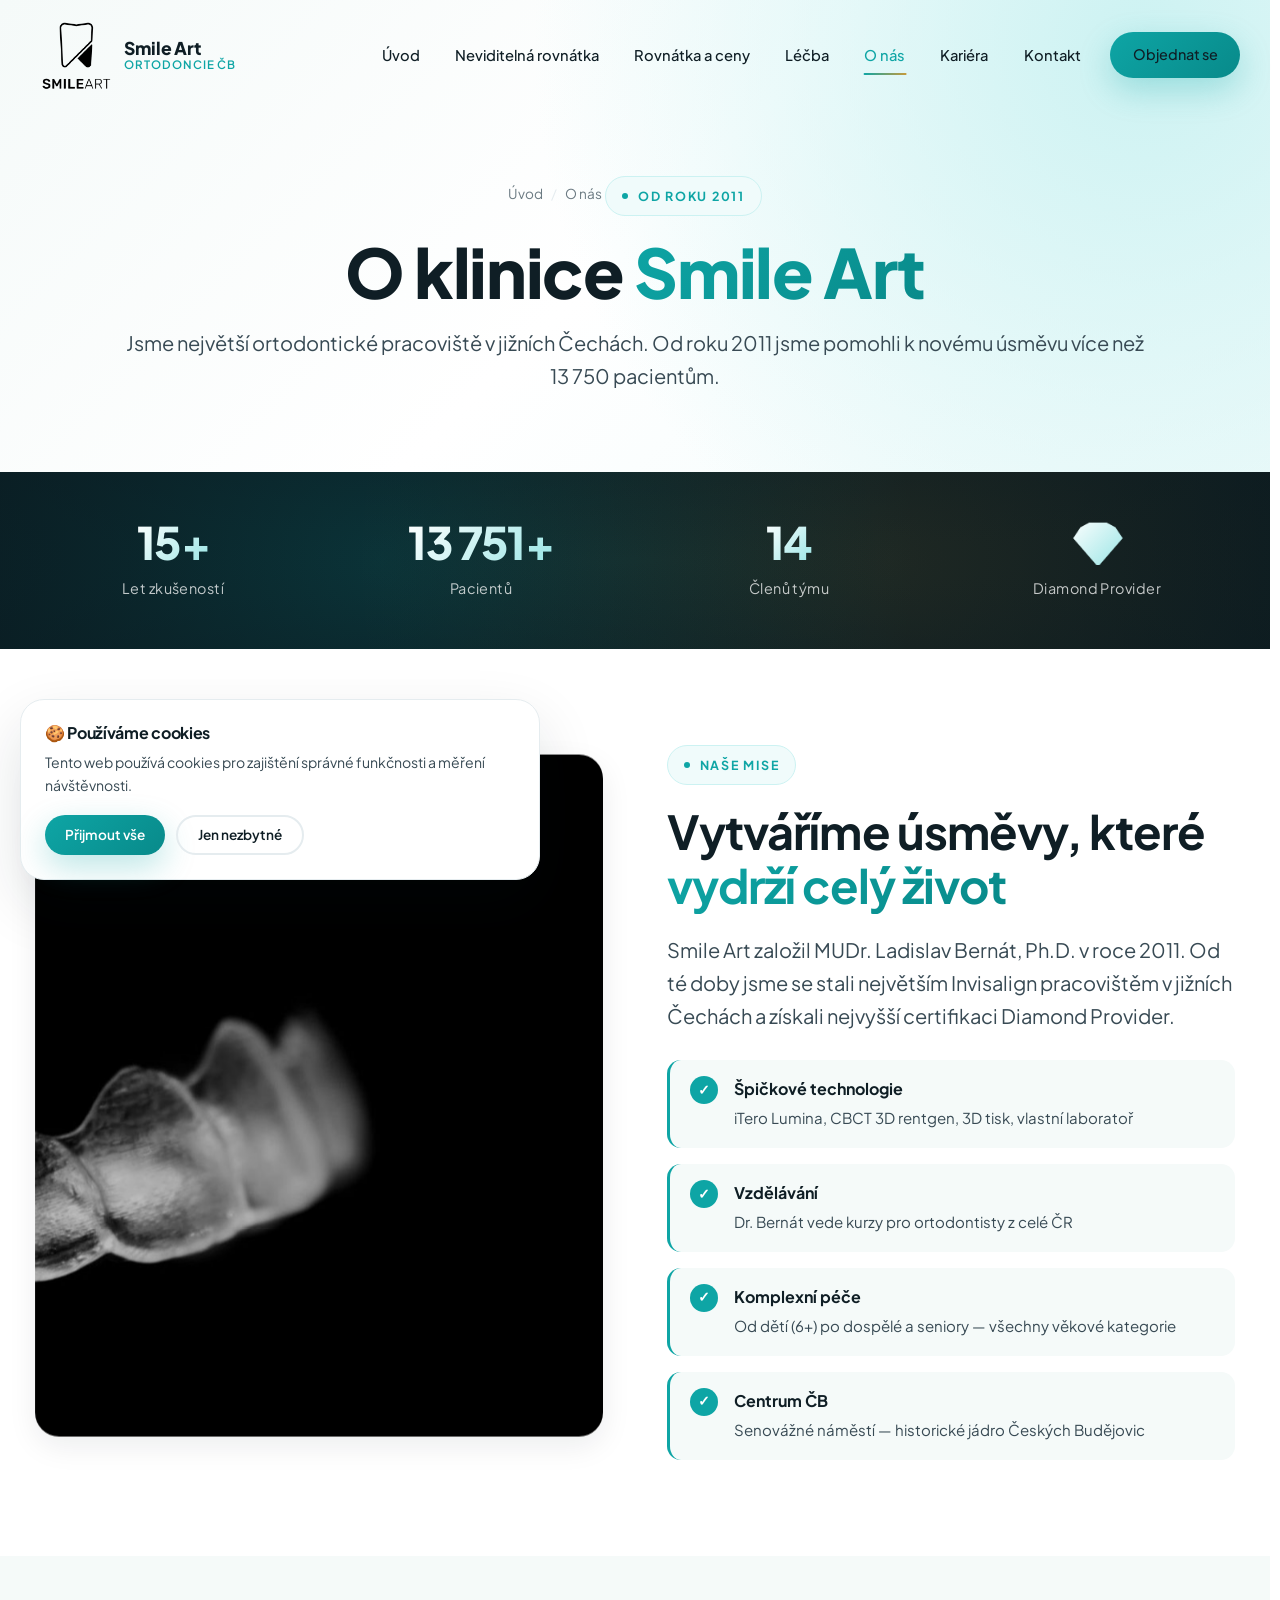
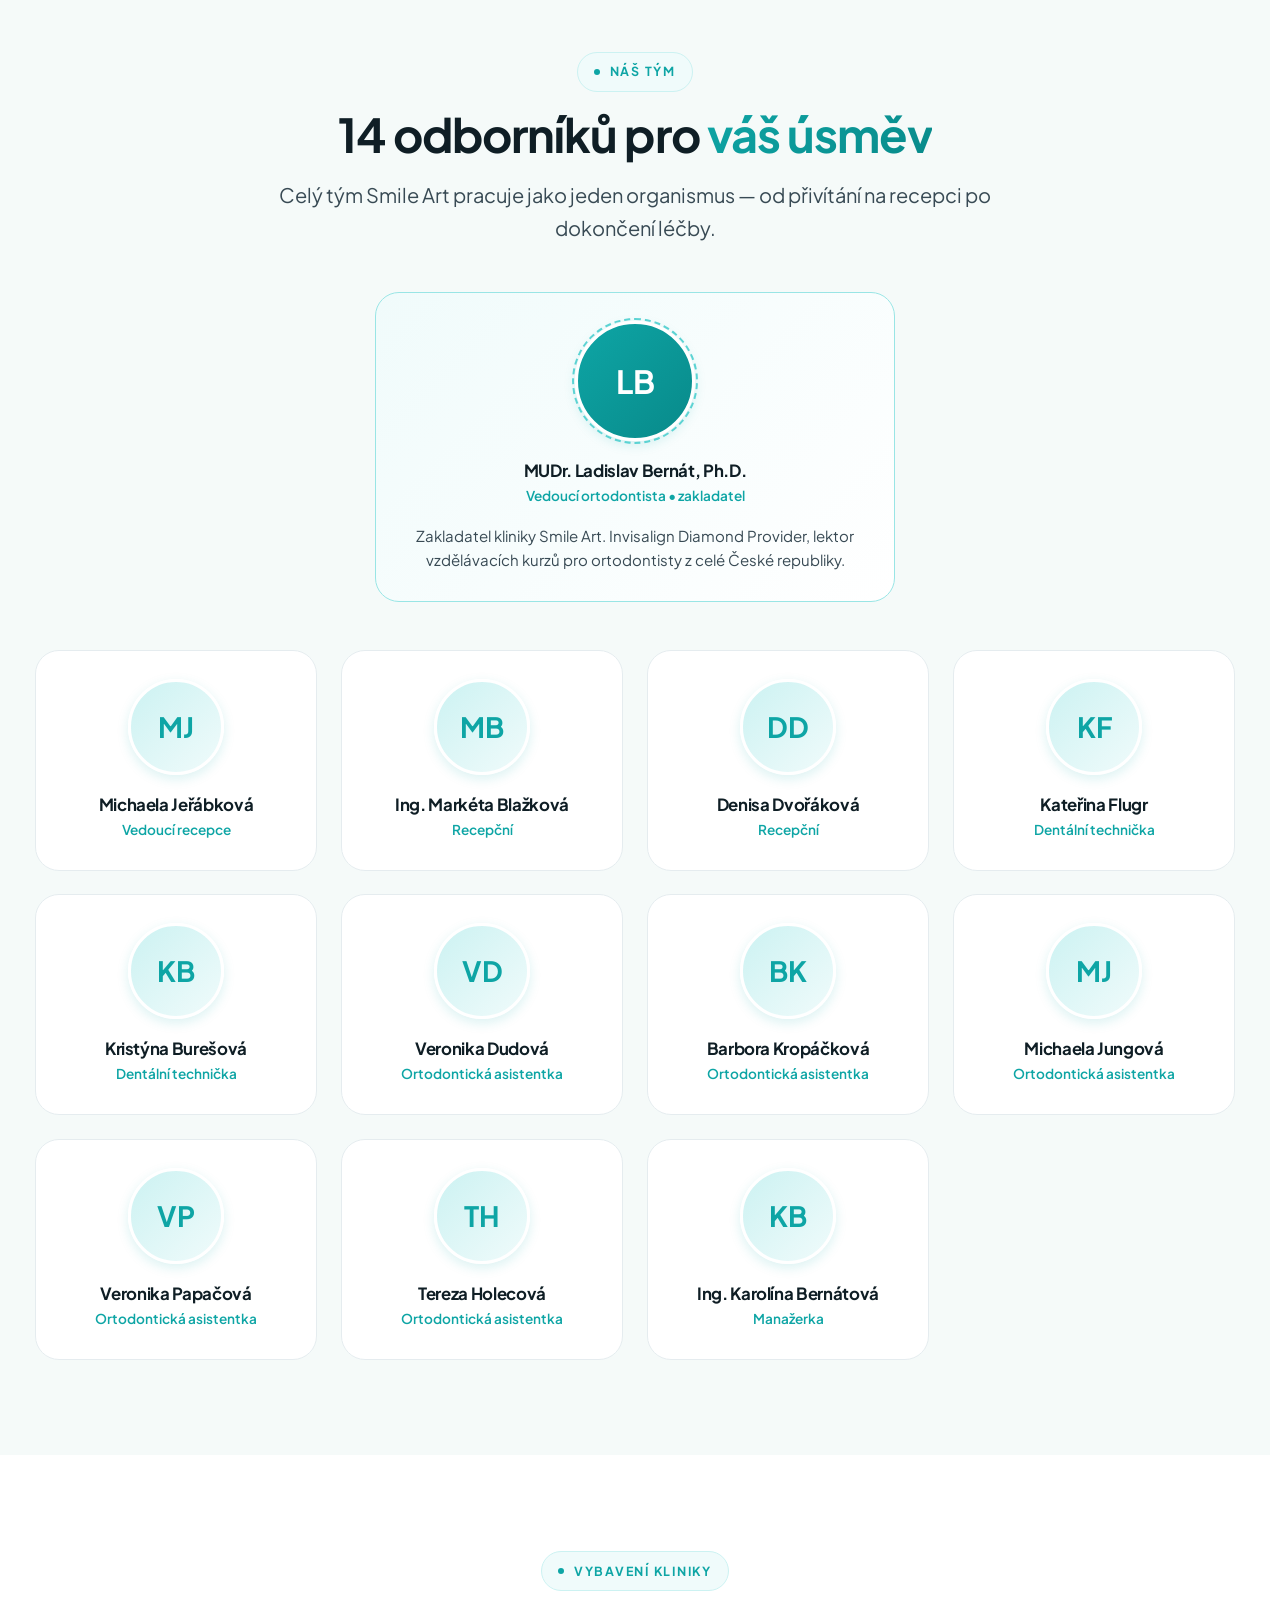
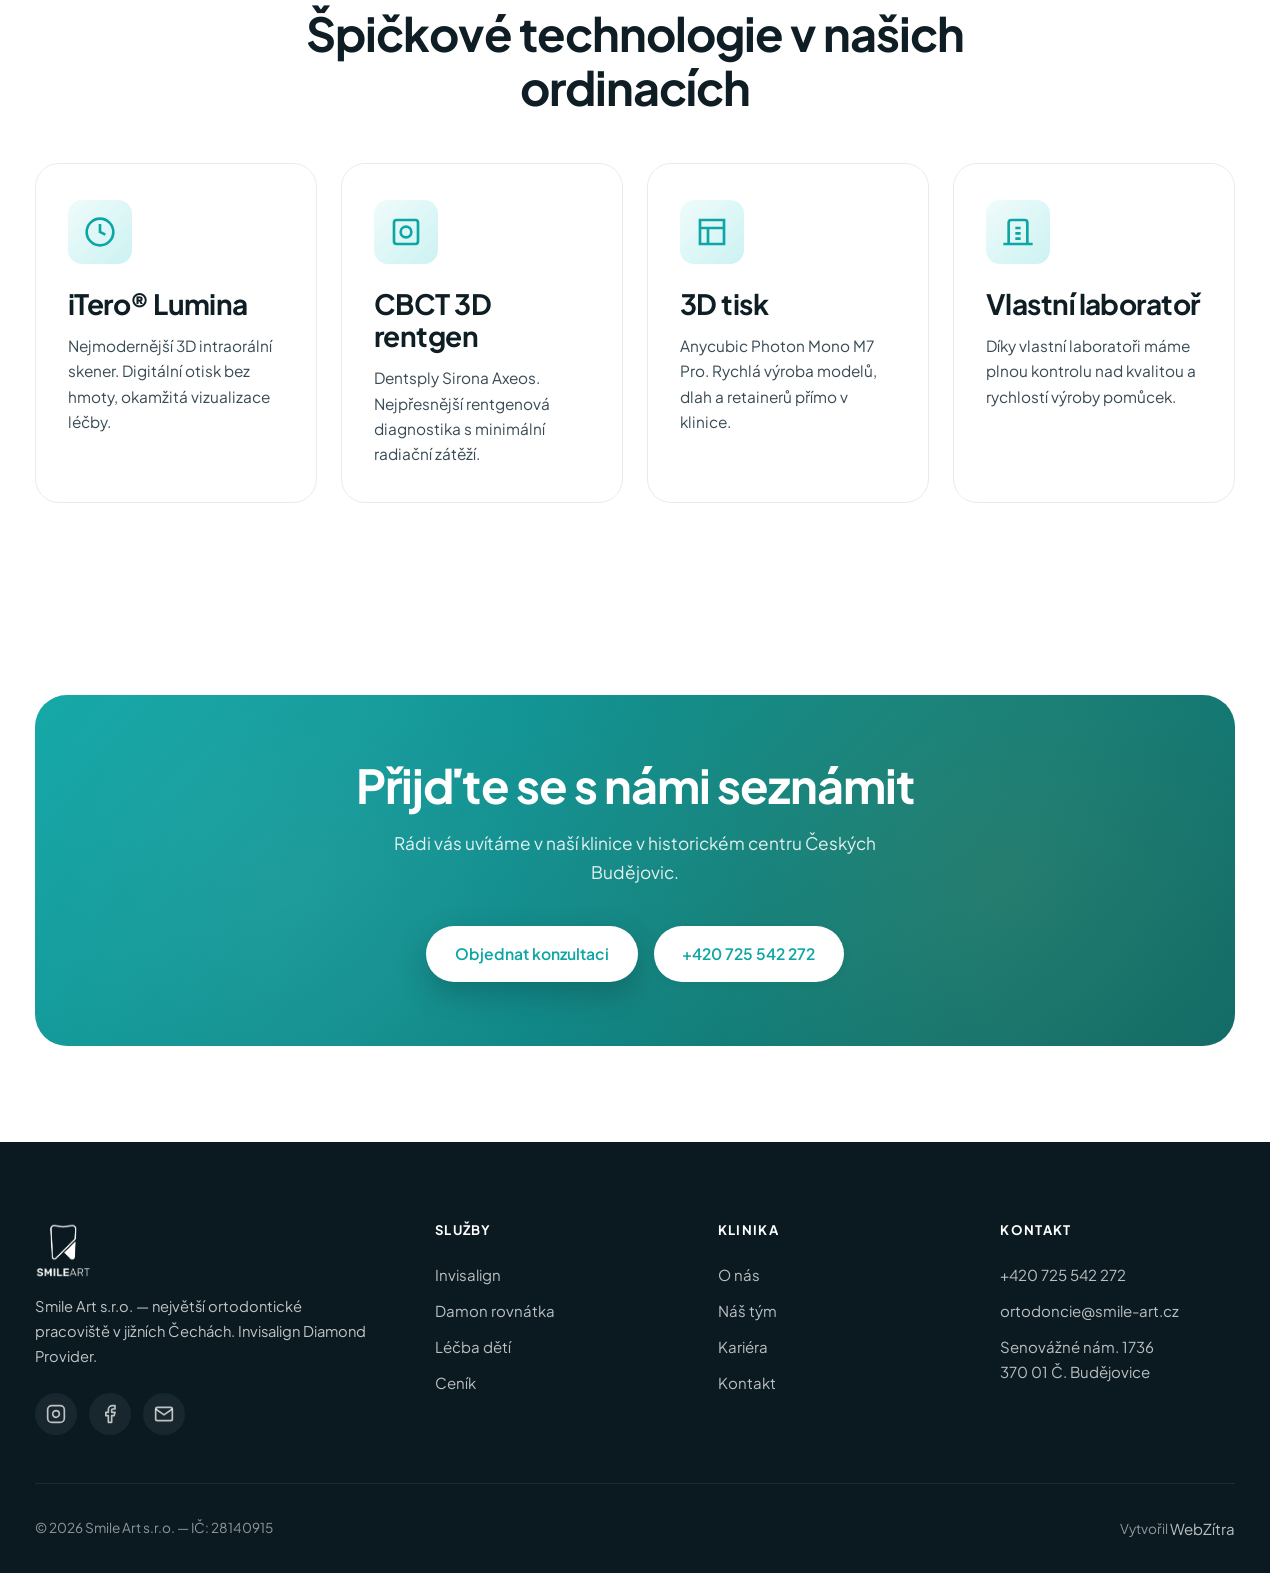
<file: o-nas.html>
<!DOCTYPE html>
<html lang="cs">
<head>
<meta charset="UTF-8">
<meta name="viewport" content="width=device-width, initial-scale=1.0">
<title>O nás a náš tým | Smile Art — Ortodoncie České Budějovice</title>
<meta name="description" content="Smile Art — největší ortodontická klinika v jižních Čechách. Vedená MUDr. Ladislavem Bernátem, Ph.D. 14členný tým odborníků s 15 lety zkušeností.">
<link rel="canonical" href="https://smile-art.cz/o-nas">
<meta name="theme-color" content="#0ea5a5">
<meta property="og:type" content="article">
<meta property="og:title" content="O nás a náš tým | Smile Art">
<meta property="og:image" content="https://smile-art.cz/fotky/team-full.jpg">
<meta property="og:image:width" content="1920">
<meta property="og:image:height" content="850">
<meta name="twitter:image" content="https://smile-art.cz/fotky/team-full.jpg">
<meta name="twitter:card" content="summary_large_image">
<meta property="og:description" content="Největší ortodontická klinika v jižních Čechách.">
<link rel="icon" type="image/png" href="fotky/logo-shrink.png">
<link rel="preconnect" href="https://fonts.googleapis.com">
<link rel="preconnect" href="https://fonts.gstatic.com" crossorigin>
<link href="https://fonts.googleapis.com/css2?family=Plus+Jakarta+Sans:wght@400;500;600;700;800&display=swap" rel="stylesheet">
<link rel="stylesheet" href="css/style.css?v=20260115g">
</head>
<body>

<header class="nav">
  <div class="container nav-inner">
    <a href="/" class="nav-logo"><img src="fotky/logo.png" alt="Smile Art" width="56" height="56"><span class="nav-logo-text"><strong>Smile Art</strong><span>Ortodoncie ČB</span></span></a>
    <nav class="nav-links">
      <a href="/">Úvod</a>
      <a href="/neviditelna-rovnatka">Neviditelná rovnátka</a>
      <a href="/rovnatka-ceny">Rovnátka a ceny</a>
      <a href="/lecba">Léčba</a>
      <a href="/o-nas" class="active">O nás</a>
      <a href="/kariera">Kariéra</a>
      <a href="/kontakt">Kontakt</a>
      <span class="nav-cta"><a href="/kontakt" class="btn btn-primary">Objednat se</a></span>
    </nav>
    <button class="nav-toggle" aria-label="Menu"><span></span><span></span><span></span></button>
  </div>
</header>
<div class="nav-backdrop"></div>

<section class="page-header">
  <div class="container">
    <div class="page-header-inner" data-animate>
      <div class="breadcrumbs"><a href="/">Úvod</a> <span>/</span> O nás</div>
      <span class="eyebrow">Od roku 2011</span>
      <h1>O klinice <span class="text-gradient">Smile Art</span></h1>
      <p class="lead">Jsme největší ortodontické pracoviště v jižních Čechách. Od roku 2011 jsme pomohli k novému úsměvu více než 13 750 pacientům.</p>
    </div>
  </div>
</section>

<section class="stats">
  <div class="container">
    <div class="stats-grid">
      <div class="stat-item" data-animate>
        <div class="stat-num" data-count="15" data-suffix="+">0</div>
        <div class="stat-label">Let zkušeností</div>
      </div>
      <div class="stat-item" data-animate>
        <div class="stat-num" data-count="13751" data-suffix="+">0</div>
        <div class="stat-label">Pacientů</div>
      </div>
      <div class="stat-item" data-animate>
        <div class="stat-num" data-count="14">0</div>
        <div class="stat-label">Členů týmu</div>
      </div>
      <div class="stat-item" data-animate>
        <div class="stat-num">💎</div>
        <div class="stat-label">Diamond Provider</div>
      </div>
    </div>
  </div>
</section>

<section class="section">
  <div class="container">
    <div class="feature-split">
      <div class="feature-split-img" data-animate>
        <img src="fotky/hero-2.jpg" alt="Ordinace Smile Art České Budějovice" loading="lazy">
      </div>
      <div class="feature-split-content" data-animate>
        <span class="eyebrow">Naše mise</span>
        <h2>Vytváříme úsměvy, které <span class="text-gradient">vydrží celý život</span></h2>
        <p class="lead">Smile Art založil MUDr. Ladislav Bernát, Ph.D. v roce 2011. Od té doby jsme se stali největším Invisalign pracovištěm v jižních Čechách a získali nejvyšší certifikaci Diamond Provider.</p>
        <ul class="feature-list">
          <li><div class="feature-list-icon">✓</div><div><strong>Špičkové technologie</strong><span>iTero Lumina, CBCT 3D rentgen, 3D tisk, vlastní laboratoř</span></div></li>
          <li><div class="feature-list-icon">✓</div><div><strong>Vzdělávání</strong><span>Dr. Bernát vede kurzy pro ortodontisty z celé ČR</span></div></li>
          <li><div class="feature-list-icon">✓</div><div><strong>Komplexní péče</strong><span>Od dětí (6+) po dospělé a seniory — všechny věkové kategorie</span></div></li>
          <li><div class="feature-list-icon">✓</div><div><strong>Centrum ČB</strong><span>Senovážné náměstí — historické jádro Českých Budějovic</span></div></li>
        </ul>
      </div>
    </div>
  </div>
</section>

<section class="section" style="background: var(--bg-soft);">
  <div class="container">
    <div class="section-head" data-animate>
      <span class="eyebrow">Náš tým</span>
      <h2>14 odborníků pro <span class="text-gradient">váš úsměv</span></h2>
      <p class="lead">Celý tým Smile Art pracuje jako jeden organismus — od přivítání na recepci po dokončení léčby.</p>
    </div>

    <div style="max-width: 520px; margin: 0 auto 3rem;" data-animate>
      <div class="team-card lead">
        <div class="team-avatar">LB</div>
        <h4>MUDr. Ladislav Bernát, Ph.D.</h4>
        <div class="role">Vedoucí ortodontista • zakladatel</div>
        <p style="margin-top: 1rem; color: var(--ink-soft); font-size: 0.94rem;">Zakladatel kliniky Smile Art. Invisalign Diamond Provider, lektor vzdělávacích kurzů pro ortodontisty z celé České republiky.</p>
      </div>
    </div>

    <div class="team-grid">
      <div class="team-card" data-animate>
        <div class="team-avatar">MJ</div>
        <h4>Michaela Jeřábková</h4>
        <div class="role">Vedoucí recepce</div>
      </div>
      <div class="team-card" data-animate>
        <div class="team-avatar">MB</div>
        <h4>Ing. Markéta Blažková</h4>
        <div class="role">Recepční</div>
      </div>
      <div class="team-card" data-animate>
        <div class="team-avatar">DD</div>
        <h4>Denisa Dvořáková</h4>
        <div class="role">Recepční</div>
      </div>
      <div class="team-card" data-animate>
        <div class="team-avatar">KF</div>
        <h4>Kateřina Flugr</h4>
        <div class="role">Dentální technička</div>
      </div>
      <div class="team-card" data-animate>
        <div class="team-avatar">KB</div>
        <h4>Kristýna Burešová</h4>
        <div class="role">Dentální technička</div>
      </div>
      <div class="team-card" data-animate>
        <div class="team-avatar">VD</div>
        <h4>Veronika Dudová</h4>
        <div class="role">Ortodontická asistentka</div>
      </div>
      <div class="team-card" data-animate>
        <div class="team-avatar">BK</div>
        <h4>Barbora Kropáčková</h4>
        <div class="role">Ortodontická asistentka</div>
      </div>
      <div class="team-card" data-animate>
        <div class="team-avatar">MJ</div>
        <h4>Michaela Jungová</h4>
        <div class="role">Ortodontická asistentka</div>
      </div>
      <div class="team-card" data-animate>
        <div class="team-avatar">VP</div>
        <h4>Veronika Papačová</h4>
        <div class="role">Ortodontická asistentka</div>
      </div>
      <div class="team-card" data-animate>
        <div class="team-avatar">TH</div>
        <h4>Tereza Holecová</h4>
        <div class="role">Ortodontická asistentka</div>
      </div>
      <div class="team-card" data-animate>
        <div class="team-avatar">KB</div>
        <h4>Ing. Karolína Bernátová</h4>
        <div class="role">Manažerka</div>
      </div>
    </div>
  </div>
</section>

<section class="section">
  <div class="container">
    <div class="section-head" data-animate>
      <span class="eyebrow">Vybavení kliniky</span>
      <h2>Špičkové technologie v našich ordinacích</h2>
    </div>
    <div class="services-grid">
      <div class="service-card" data-animate>
        <div class="service-icon"><svg viewBox="0 0 24 24" fill="none" stroke="currentColor" stroke-width="2"><circle cx="12" cy="12" r="10"/><path d="M12 6v6l4 2"/></svg></div>
        <h3>iTero® Lumina</h3>
        <p>Nejmodernější 3D intraorální skener. Digitální otisk bez hmoty, okamžitá vizualizace léčby.</p>
      </div>
      <div class="service-card" data-animate>
        <div class="service-icon"><svg viewBox="0 0 24 24" fill="none" stroke="currentColor" stroke-width="2"><rect x="3" y="3" width="18" height="18" rx="2"/><circle cx="12" cy="12" r="4"/></svg></div>
        <h3>CBCT 3D rentgen</h3>
        <p>Dentsply Sirona Axeos. Nejpřesnější rentgenová diagnostika s minimální radiační zátěží.</p>
      </div>
      <div class="service-card" data-animate>
        <div class="service-icon"><svg viewBox="0 0 24 24" fill="none" stroke="currentColor" stroke-width="2"><path d="M3 3h18v18H3z"/><path d="M3 9h18M9 21V9"/></svg></div>
        <h3>3D tisk</h3>
        <p>Anycubic Photon Mono M7 Pro. Rychlá výroba modelů, dlah a retainerů přímo v klinice.</p>
      </div>
      <div class="service-card" data-animate>
        <div class="service-icon"><svg viewBox="0 0 24 24" fill="none" stroke="currentColor" stroke-width="2"><path d="M19 21V5a2 2 0 0 0-2-2H7a2 2 0 0 0-2 2v16"/><path d="M1 21h22M10 9h4M10 13h4M10 17h4"/></svg></div>
        <h3>Vlastní laboratoř</h3>
        <p>Díky vlastní laboratoři máme plnou kontrolu nad kvalitou a rychlostí výroby pomůcek.</p>
      </div>
    </div>
  </div>
</section>

<section class="section">
  <div class="container">
    <div class="cta-banner" data-animate>
      <h2>Přijďte se s námi seznámit</h2>
      <p>Rádi vás uvítáme v naší klinice v historickém centru Českých Budějovic.</p>
      <div class="hero-actions" style="justify-content: center;">
        <a href="/kontakt" class="btn btn-primary">Objednat konzultaci</a>
        <a href="tel:+420725542272" class="btn btn-ghost">+420 725 542 272</a>
      </div>
    </div>
  </div>
</section>

<footer class="footer">
  <div class="container">
    <div class="footer-grid">
      <div class="footer-brand">
        <img src="fotky/logo.png" alt="Smile Art" width="56" height="56" style="filter: brightness(0) invert(1);">
        <p>Smile Art s.r.o. — největší ortodontické pracoviště v jižních Čechách. Invisalign Diamond Provider.</p>
        <div class="footer-social">
          <a href="https://www.instagram.com/ortodoncie_smileart/" aria-label="Instagram" target="_blank" rel="noopener"><svg viewBox="0 0 24 24" fill="none" stroke="currentColor" stroke-width="2"><rect x="2" y="2" width="20" height="20" rx="5"/><path d="M16 11.37A4 4 0 1 1 12.63 8 4 4 0 0 1 16 11.37z"/><line x1="17.5" y1="6.5" x2="17.51" y2="6.5"/></svg></a>
          <a href="https://www.facebook.com/ortodonciesmileart" aria-label="Facebook" target="_blank" rel="noopener"><svg viewBox="0 0 24 24" fill="none" stroke="currentColor" stroke-width="2" stroke-linecap="round" stroke-linejoin="round"><path d="M18 2h-3a5 5 0 0 0-5 5v3H7v4h3v8h4v-8h3l1-4h-4V7a1 1 0 0 1 1-1h3z"/></svg></a><a href="mailto:ortodoncie@smile-art.cz" aria-label="Email"><svg viewBox="0 0 24 24" fill="none" stroke="currentColor" stroke-width="2"><path d="M4 4h16c1.1 0 2 .9 2 2v12c0 1.1-.9 2-2 2H4c-1.1 0-2-.9-2-2V6c0-1.1.9-2 2-2z"/><polyline points="22,6 12,13 2,6"/></svg></a>
        </div>
      </div>
      <div><h5>Služby</h5><a href="/neviditelna-rovnatka">Invisalign</a><a href="/rovnatka-ceny">Damon rovnátka</a><a href="/lecba">Léčba dětí</a><a href="/rovnatka-ceny">Ceník</a></div>
      <div><h5>Klinika</h5><a href="/o-nas">O nás</a><a href="/o-nas">Náš tým</a><a href="/kariera">Kariéra</a><a href="/kontakt">Kontakt</a></div>
      <div><h5>Kontakt</h5><a href="tel:+420725542272">+420 725 542 272</a><a href="mailto:ortodoncie@smile-art.cz">ortodoncie@smile-art.cz</a><a href="/kontakt">Senovážné nám. 1736<br>370 01 Č. Budějovice</a></div>
    </div>
    <div class="footer-bottom"><div>© <span id="year">2026</span> Smile Art s.r.o. — IČ: 28140915</div><div>Vytvořil <a href="https://webzitra.cz" target="_blank" rel="noopener">WebZítra</a></div></div>
  </div>
</footer>

<div class="cookie-banner" role="dialog" aria-label="Cookies">
  <h4>🍪 Používáme cookies</h4>
  <p>Tento web používá cookies pro zajištění správné funkčnosti a měření návštěvnosti.</p>
  <div class="cookie-actions"><button class="btn btn-primary" data-cookie="all">Přijmout vše</button><button class="btn btn-outline" data-cookie="necessary">Jen nezbytné</button></div>
</div>
<script>document.getElementById('year').textContent = new Date().getFullYear();</script>
<a href="/kontakt" class="float-cta" aria-label="Objednat se">
  <svg viewBox="0 0 24 24" fill="none" stroke="currentColor" stroke-width="2" stroke-linecap="round" stroke-linejoin="round"><path d="M22 16.92v3a2 2 0 0 1-2.18 2 19.79 19.79 0 0 1-8.63-3.07 19.5 19.5 0 0 1-6-6 19.79 19.79 0 0 1-3.07-8.67A2 2 0 0 1 4.11 2h3a2 2 0 0 1 2 1.72 12.84 12.84 0 0 0 .7 2.81 2 2 0 0 1-.45 2.11L8.09 9.91a16 16 0 0 0 6 6l1.27-1.27a2 2 0 0 1 2.11-.45 12.84 12.84 0 0 0 2.81.7A2 2 0 0 1 22 16.92z"/></svg>
  <span class="float-cta-label">Objednat se</span>
</a>
<script src="js/main.js?v=20260115g"></script>
</body>
</html>
</file>
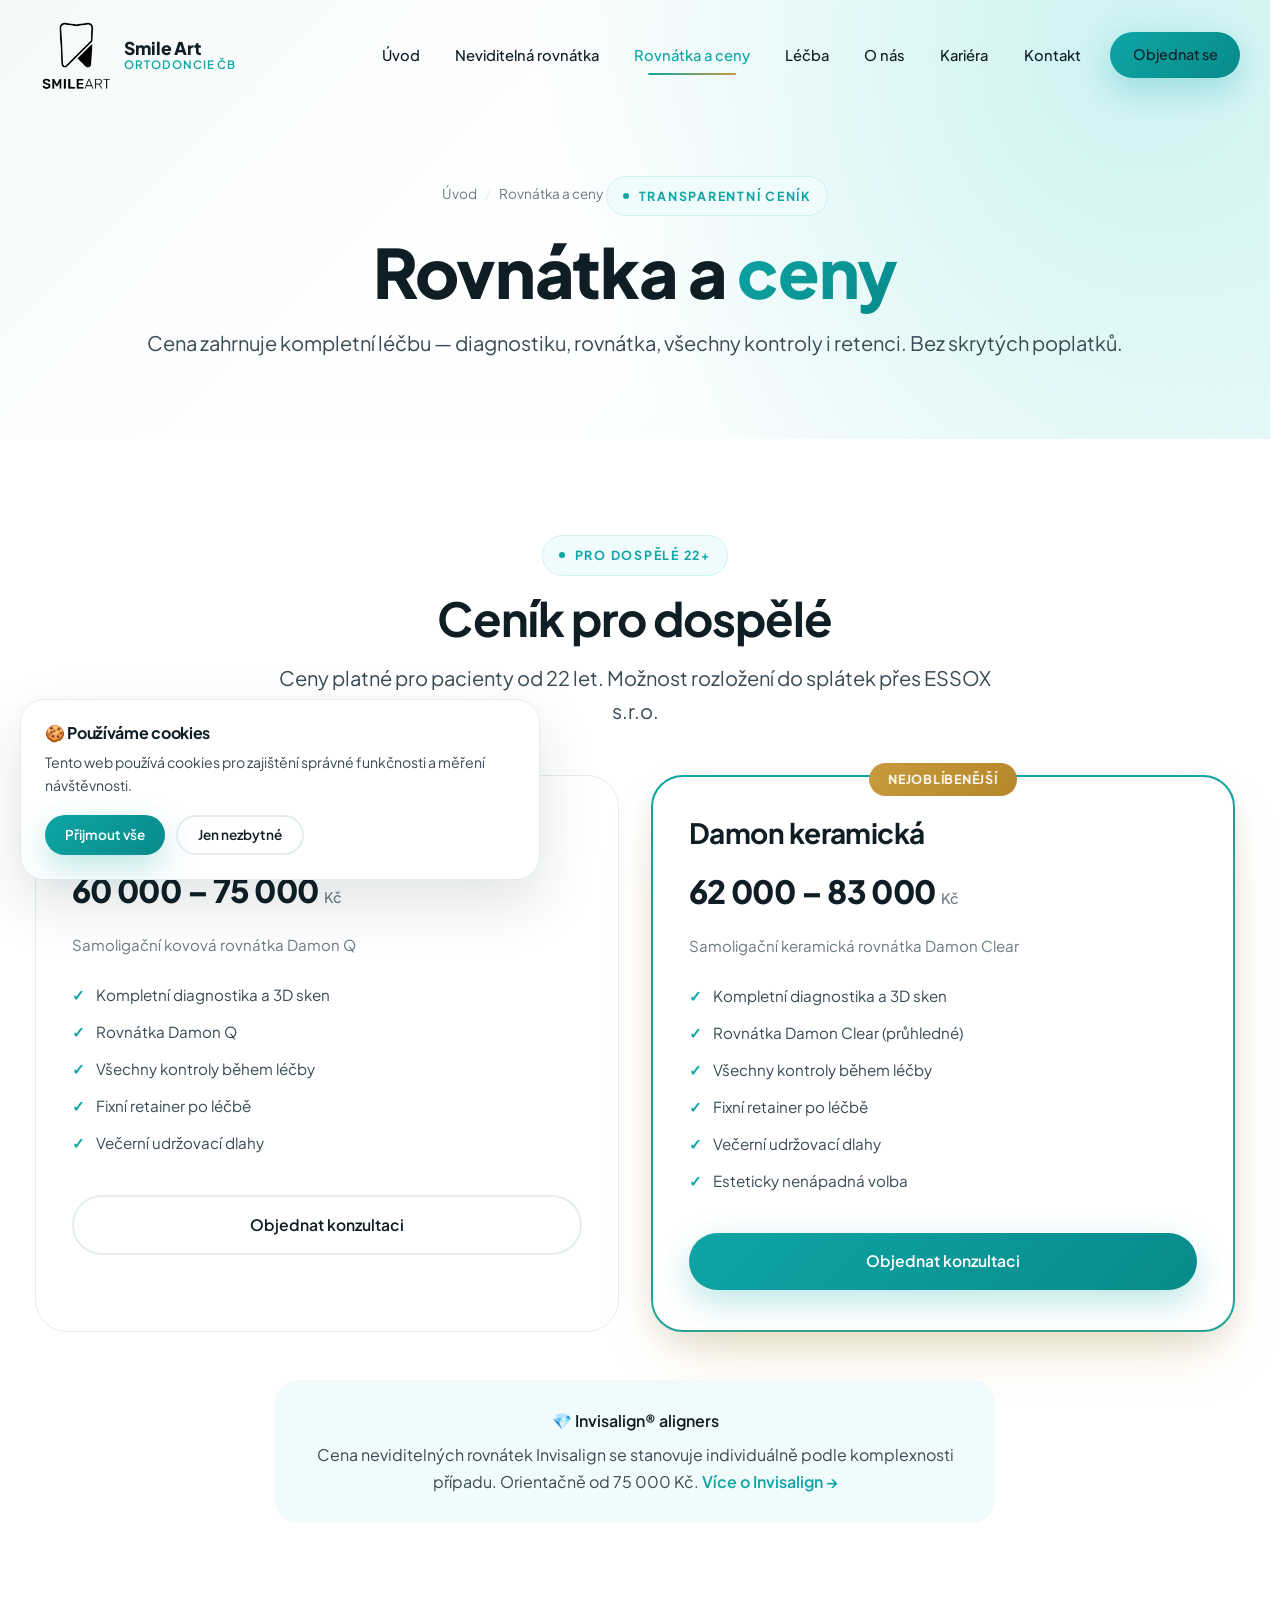
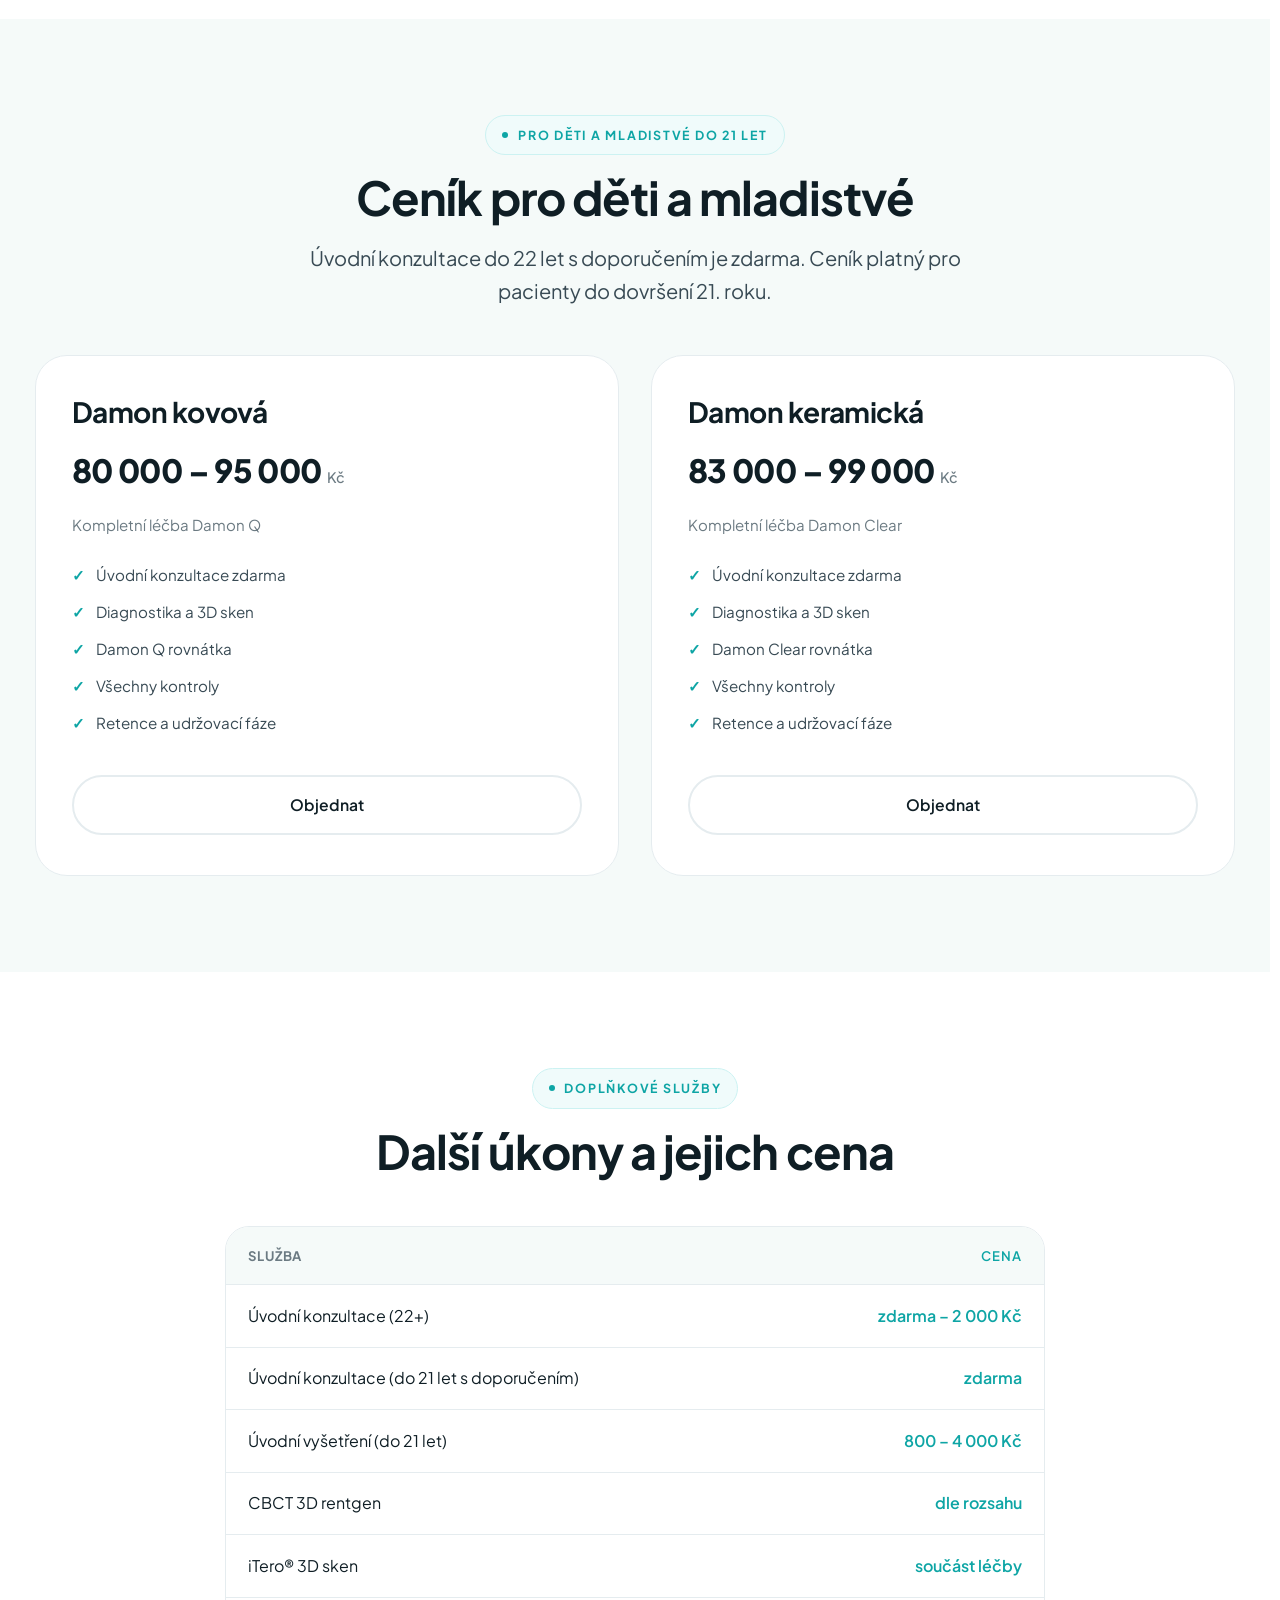
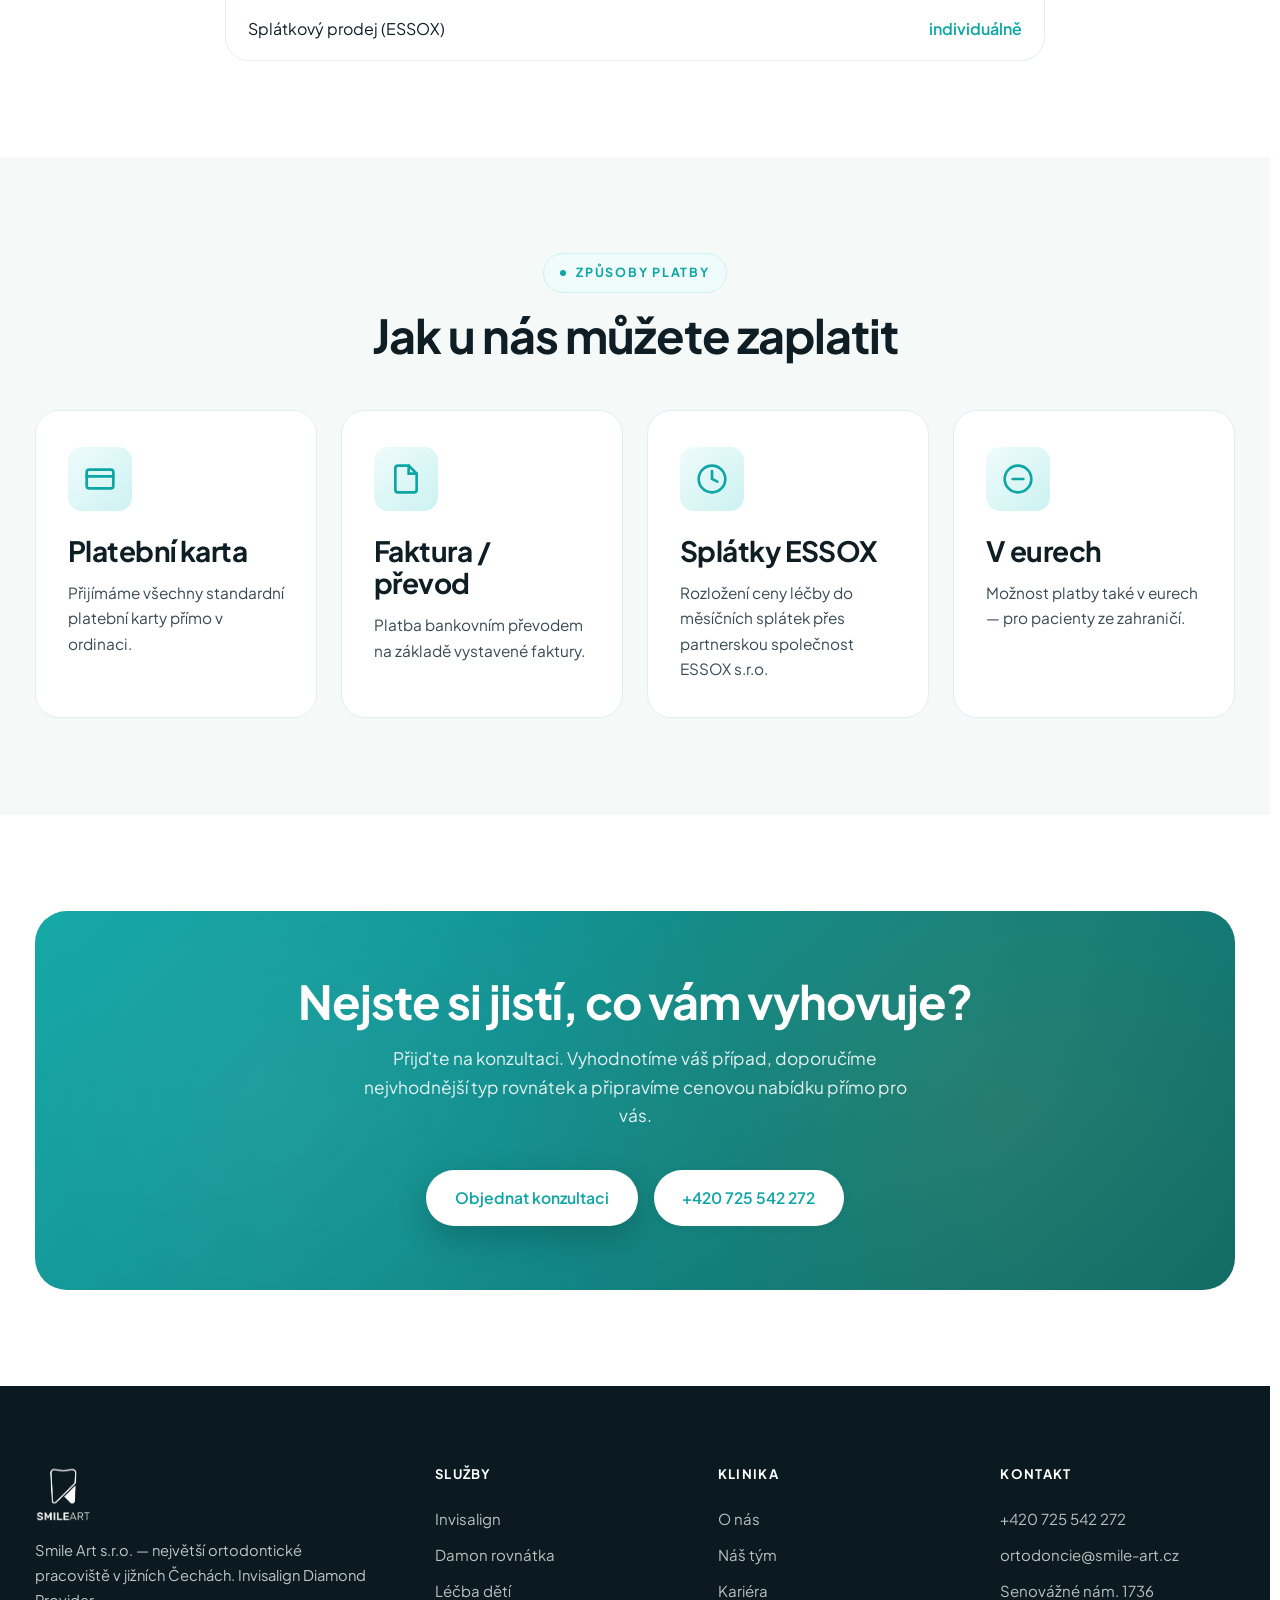
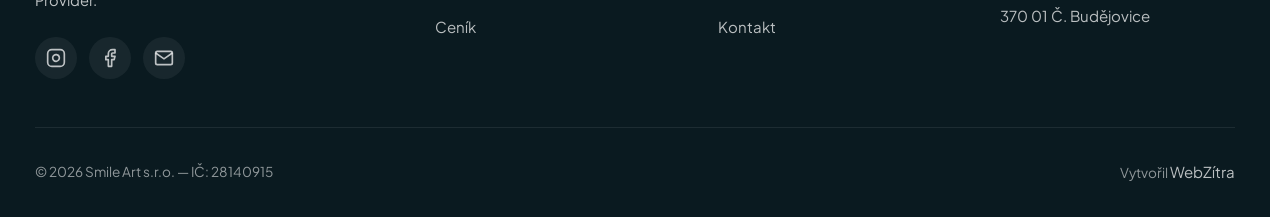
<file: rovnatka-ceny.html>
<!DOCTYPE html>
<html lang="cs">
<head>
<meta charset="UTF-8">
<meta name="viewport" content="width=device-width, initial-scale=1.0">
<title>Rovnátka a ceny | Smile Art — Ortodoncie České Budějovice</title>
<meta name="description" content="Ceník rovnátek Smile Art České Budějovice. Invisalign, Damon fixní rovnátka — ceny pro dospělé i děti do 21 let. Možnost splátek ESSOX.">
<link rel="canonical" href="https://smile-art.cz/rovnatka-ceny">
<meta name="theme-color" content="#0ea5a5">
<meta property="og:type" content="article">
<meta property="og:title" content="Rovnátka a ceny | Smile Art">
<meta property="og:image" content="https://smile-art.cz/fotky/team-full.jpg">
<meta property="og:image:width" content="1920">
<meta property="og:image:height" content="850">
<meta name="twitter:image" content="https://smile-art.cz/fotky/team-full.jpg">
<meta name="twitter:card" content="summary_large_image">
<meta property="og:description" content="Ceník Invisalign a Damon rovnátek. Splátky ESSOX.">
<link rel="icon" type="image/png" href="fotky/logo-shrink.png">
<link rel="preconnect" href="https://fonts.googleapis.com">
<link rel="preconnect" href="https://fonts.gstatic.com" crossorigin>
<link href="https://fonts.googleapis.com/css2?family=Plus+Jakarta+Sans:wght@400;500;600;700;800&display=swap" rel="stylesheet">
<link rel="stylesheet" href="css/style.css?v=20260115g">
</head>
<body>

<header class="nav">
  <div class="container nav-inner">
    <a href="/" class="nav-logo"><img src="fotky/logo.png" alt="Smile Art" width="56" height="56"><span class="nav-logo-text"><strong>Smile Art</strong><span>Ortodoncie ČB</span></span></a>
    <nav class="nav-links">
      <a href="/">Úvod</a>
      <a href="/neviditelna-rovnatka">Neviditelná rovnátka</a>
      <a href="/rovnatka-ceny" class="active">Rovnátka a ceny</a>
      <a href="/lecba">Léčba</a>
      <a href="/o-nas">O nás</a>
      <a href="/kariera">Kariéra</a>
      <a href="/kontakt">Kontakt</a>
      <span class="nav-cta"><a href="/kontakt" class="btn btn-primary">Objednat se</a></span>
    </nav>
    <button class="nav-toggle" aria-label="Menu"><span></span><span></span><span></span></button>
  </div>
</header>
<div class="nav-backdrop"></div>

<section class="page-header">
  <div class="container">
    <div class="page-header-inner" data-animate>
      <div class="breadcrumbs"><a href="/">Úvod</a> <span>/</span> Rovnátka a ceny</div>
      <span class="eyebrow">Transparentní ceník</span>
      <h1>Rovnátka a <span class="text-gradient">ceny</span></h1>
      <p class="lead">Cena zahrnuje kompletní léčbu — diagnostiku, rovnátka, všechny kontroly i retenci. Bez skrytých poplatků.</p>
    </div>
  </div>
</section>

<section class="section">
  <div class="container">
    <div class="section-head" data-animate>
      <span class="eyebrow">Pro dospělé 22+</span>
      <h2>Ceník pro dospělé</h2>
      <p class="lead">Ceny platné pro pacienty od 22 let. Možnost rozložení do splátek přes ESSOX s.r.o.</p>
    </div>

    <div class="pricing-wrap">
      <div class="pricing-card" data-animate>
        <h3>Damon kovová</h3>
        <div class="price">60 000 – 75 000 <small>Kč</small></div>
        <p style="color: var(--muted); font-size: 0.94rem;">Samoligační kovová rovnátka Damon Q</p>
        <ul>
          <li>Kompletní diagnostika a 3D sken</li>
          <li>Rovnátka Damon Q</li>
          <li>Všechny kontroly během léčby</li>
          <li>Fixní retainer po léčbě</li>
          <li>Večerní udržovací dlahy</li>
        </ul>
        <a href="/kontakt" class="btn btn-outline">Objednat konzultaci</a>
      </div>

      <div class="pricing-card highlight" data-animate>
        <h3>Damon keramická</h3>
        <div class="price">62 000 – 83 000 <small>Kč</small></div>
        <p style="color: var(--muted); font-size: 0.94rem;">Samoligační keramická rovnátka Damon Clear</p>
        <ul>
          <li>Kompletní diagnostika a 3D sken</li>
          <li>Rovnátka Damon Clear (průhledné)</li>
          <li>Všechny kontroly během léčby</li>
          <li>Fixní retainer po léčbě</li>
          <li>Večerní udržovací dlahy</li>
          <li>Esteticky nenápadná volba</li>
        </ul>
        <a href="/kontakt" class="btn btn-primary">Objednat konzultaci</a>
      </div>
    </div>

    <div style="max-width: 720px; margin: 3rem auto 0; text-align: center; padding: 1.75rem; background: var(--teal-50); border-radius: var(--r-lg);" data-animate>
      <p style="color: var(--ink); font-weight: 600;">💎 Invisalign® aligners</p>
      <p style="color: var(--ink-soft); margin-top: 0.5rem;">Cena neviditelných rovnátek Invisalign se stanovuje individuálně podle komplexnosti případu. Orientačně od 75 000 Kč. <a href="/neviditelna-rovnatka" style="color: var(--teal); font-weight: 600;">Více o Invisalign →</a></p>
    </div>
  </div>
</section>

<section class="section" style="background: var(--bg-soft);">
  <div class="container">
    <div class="section-head" data-animate>
      <span class="eyebrow">Pro děti a mladistvé do 21 let</span>
      <h2>Ceník pro děti a mladistvé</h2>
      <p class="lead">Úvodní konzultace do 22 let s doporučením je zdarma. Ceník platný pro pacienty do dovršení 21. roku.</p>
    </div>

    <div class="pricing-wrap">
      <div class="pricing-card" data-animate>
        <h3>Damon kovová</h3>
        <div class="price">80 000 – 95 000 <small>Kč</small></div>
        <p style="color: var(--muted); font-size: 0.94rem;">Kompletní léčba Damon Q</p>
        <ul>
          <li>Úvodní konzultace zdarma</li>
          <li>Diagnostika a 3D sken</li>
          <li>Damon Q rovnátka</li>
          <li>Všechny kontroly</li>
          <li>Retence a udržovací fáze</li>
        </ul>
        <a href="/kontakt" class="btn btn-outline">Objednat</a>
      </div>

      <div class="pricing-card" data-animate>
        <h3>Damon keramická</h3>
        <div class="price">83 000 – 99 000 <small>Kč</small></div>
        <p style="color: var(--muted); font-size: 0.94rem;">Kompletní léčba Damon Clear</p>
        <ul>
          <li>Úvodní konzultace zdarma</li>
          <li>Diagnostika a 3D sken</li>
          <li>Damon Clear rovnátka</li>
          <li>Všechny kontroly</li>
          <li>Retence a udržovací fáze</li>
        </ul>
        <a href="/kontakt" class="btn btn-outline">Objednat</a>
      </div>
    </div>
  </div>
</section>

<section class="section">
  <div class="container">
    <div class="section-head" data-animate>
      <span class="eyebrow">Doplňkové služby</span>
      <h2>Další úkony a jejich cena</h2>
    </div>
    <div style="max-width: 820px; margin: 0 auto;" data-animate>
      <table class="pricing-table">
        <thead>
          <tr><th>Služba</th><th>Cena</th></tr>
        </thead>
        <tbody>
          <tr><td>Úvodní konzultace (22+)</td><td>zdarma – 2 000 Kč</td></tr>
          <tr><td>Úvodní konzultace (do 21 let s doporučením)</td><td>zdarma</td></tr>
          <tr><td>Úvodní vyšetření (do 21 let)</td><td>800 – 4 000 Kč</td></tr>
          <tr><td>CBCT 3D rentgen</td><td>dle rozsahu</td></tr>
          <tr><td>iTero® 3D sken</td><td>součást léčby</td></tr>
          <tr><td>Splátkový prodej (ESSOX)</td><td>individuálně</td></tr>
        </tbody>
      </table>
    </div>
  </div>
</section>

<section class="section" style="background: var(--bg-soft);">
  <div class="container">
    <div class="section-head" data-animate>
      <span class="eyebrow">Způsoby platby</span>
      <h2>Jak u nás můžete zaplatit</h2>
    </div>
    <div class="services-grid">
      <div class="service-card" data-animate>
        <div class="service-icon"><svg viewBox="0 0 24 24" fill="none" stroke="currentColor" stroke-width="2" stroke-linecap="round"><rect x="2" y="5" width="20" height="14" rx="2"/><line x1="2" y1="10" x2="22" y2="10"/></svg></div>
        <h3>Platební karta</h3>
        <p>Přijímáme všechny standardní platební karty přímo v ordinaci.</p>
      </div>
      <div class="service-card" data-animate>
        <div class="service-icon"><svg viewBox="0 0 24 24" fill="none" stroke="currentColor" stroke-width="2" stroke-linecap="round"><path d="M14 2H6a2 2 0 0 0-2 2v16a2 2 0 0 0 2 2h12a2 2 0 0 0 2-2V8z"/><polyline points="14 2 14 8 20 8"/></svg></div>
        <h3>Faktura / převod</h3>
        <p>Platba bankovním převodem na základě vystavené faktury.</p>
      </div>
      <div class="service-card" data-animate>
        <div class="service-icon"><svg viewBox="0 0 24 24" fill="none" stroke="currentColor" stroke-width="2" stroke-linecap="round"><circle cx="12" cy="12" r="10"/><path d="M12 6v6l4 2"/></svg></div>
        <h3>Splátky ESSOX</h3>
        <p>Rozložení ceny léčby do měsíčních splátek přes partnerskou společnost ESSOX s.r.o.</p>
      </div>
      <div class="service-card" data-animate>
        <div class="service-icon"><svg viewBox="0 0 24 24" fill="none" stroke="currentColor" stroke-width="2" stroke-linecap="round"><circle cx="12" cy="12" r="10"/><path d="M8 12h8"/></svg></div>
        <h3>V eurech</h3>
        <p>Možnost platby také v eurech — pro pacienty ze zahraničí.</p>
      </div>
    </div>
  </div>
</section>

<section class="section">
  <div class="container">
    <div class="cta-banner" data-animate>
      <h2>Nejste si jistí, co vám vyhovuje?</h2>
      <p>Přijďte na konzultaci. Vyhodnotíme váš případ, doporučíme nejvhodnější typ rovnátek a připravíme cenovou nabídku přímo pro vás.</p>
      <div class="hero-actions" style="justify-content: center;">
        <a href="/kontakt" class="btn btn-primary">Objednat konzultaci</a>
        <a href="tel:+420725542272" class="btn btn-ghost">+420 725 542 272</a>
      </div>
    </div>
  </div>
</section>

<footer class="footer">
  <div class="container">
    <div class="footer-grid">
      <div class="footer-brand">
        <img src="fotky/logo.png" alt="Smile Art" width="56" height="56" style="filter: brightness(0) invert(1);">
        <p>Smile Art s.r.o. — největší ortodontické pracoviště v jižních Čechách. Invisalign Diamond Provider.</p>
        <div class="footer-social">
          <a href="https://www.instagram.com/ortodoncie_smileart/" aria-label="Instagram" target="_blank" rel="noopener"><svg viewBox="0 0 24 24" fill="none" stroke="currentColor" stroke-width="2"><rect x="2" y="2" width="20" height="20" rx="5"/><path d="M16 11.37A4 4 0 1 1 12.63 8 4 4 0 0 1 16 11.37z"/><line x1="17.5" y1="6.5" x2="17.51" y2="6.5"/></svg></a>
          <a href="https://www.facebook.com/ortodonciesmileart" aria-label="Facebook" target="_blank" rel="noopener"><svg viewBox="0 0 24 24" fill="none" stroke="currentColor" stroke-width="2" stroke-linecap="round" stroke-linejoin="round"><path d="M18 2h-3a5 5 0 0 0-5 5v3H7v4h3v8h4v-8h3l1-4h-4V7a1 1 0 0 1 1-1h3z"/></svg></a><a href="mailto:ortodoncie@smile-art.cz" aria-label="Email"><svg viewBox="0 0 24 24" fill="none" stroke="currentColor" stroke-width="2"><path d="M4 4h16c1.1 0 2 .9 2 2v12c0 1.1-.9 2-2 2H4c-1.1 0-2-.9-2-2V6c0-1.1.9-2 2-2z"/><polyline points="22,6 12,13 2,6"/></svg></a>
        </div>
      </div>
      <div><h5>Služby</h5><a href="/neviditelna-rovnatka">Invisalign</a><a href="/rovnatka-ceny">Damon rovnátka</a><a href="/lecba">Léčba dětí</a><a href="/rovnatka-ceny">Ceník</a></div>
      <div><h5>Klinika</h5><a href="/o-nas">O nás</a><a href="/o-nas">Náš tým</a><a href="/kariera">Kariéra</a><a href="/kontakt">Kontakt</a></div>
      <div><h5>Kontakt</h5><a href="tel:+420725542272">+420 725 542 272</a><a href="mailto:ortodoncie@smile-art.cz">ortodoncie@smile-art.cz</a><a href="/kontakt">Senovážné nám. 1736<br>370 01 Č. Budějovice</a></div>
    </div>
    <div class="footer-bottom"><div>© <span id="year">2026</span> Smile Art s.r.o. — IČ: 28140915</div><div>Vytvořil <a href="https://webzitra.cz" target="_blank" rel="noopener">WebZítra</a></div></div>
  </div>
</footer>

<div class="cookie-banner" role="dialog" aria-label="Cookies">
  <h4>🍪 Používáme cookies</h4>
  <p>Tento web používá cookies pro zajištění správné funkčnosti a měření návštěvnosti.</p>
  <div class="cookie-actions"><button class="btn btn-primary" data-cookie="all">Přijmout vše</button><button class="btn btn-outline" data-cookie="necessary">Jen nezbytné</button></div>
</div>
<script>document.getElementById('year').textContent = new Date().getFullYear();</script>
<a href="/kontakt" class="float-cta" aria-label="Objednat se">
  <svg viewBox="0 0 24 24" fill="none" stroke="currentColor" stroke-width="2" stroke-linecap="round" stroke-linejoin="round"><path d="M22 16.92v3a2 2 0 0 1-2.18 2 19.79 19.79 0 0 1-8.63-3.07 19.5 19.5 0 0 1-6-6 19.79 19.79 0 0 1-3.07-8.67A2 2 0 0 1 4.11 2h3a2 2 0 0 1 2 1.72 12.84 12.84 0 0 0 .7 2.81 2 2 0 0 1-.45 2.11L8.09 9.91a16 16 0 0 0 6 6l1.27-1.27a2 2 0 0 1 2.11-.45 12.84 12.84 0 0 0 2.81.7A2 2 0 0 1 22 16.92z"/></svg>
  <span class="float-cta-label">Objednat se</span>
</a>
<script src="js/main.js?v=20260115g"></script>
</body>
</html>
</file>
<file: css/style.css>
/* ============================================================
   Smile Art — Ortodoncie České Budějovice
   Design system: premium medical (white + teal + gold)
   ============================================================ */

/* ─── Reset & Base ─── */
*, *::before, *::after { box-sizing: border-box; margin: 0; padding: 0; }
html { scroll-behavior: smooth; -webkit-text-size-adjust: 100%; }
body {
  font-family: 'Plus Jakarta Sans', -apple-system, BlinkMacSystemFont, 'Segoe UI', sans-serif;
  font-size: 16px;
  line-height: 1.65;
  color: var(--ink);
  background: var(--bg);
  -webkit-font-smoothing: antialiased;
  overflow-x: hidden;
}
img { max-width: 100%; height: auto; display: block; }
a { color: inherit; text-decoration: none; }
button { font-family: inherit; cursor: pointer; border: none; background: none; }
ul, ol { list-style: none; }
:focus-visible { outline: 3px solid var(--teal); outline-offset: 3px; border-radius: 4px; }

/* ─── Design tokens ─── */
:root {
  /* Colors */
  --teal-50:  #f0fbfb;
  --teal-100: #ccf2f2;
  --teal-200: #99e5e5;
  --teal-300: #5cd3d3;
  --teal-400: #2bbdbd;
  --teal:     #0ea5a5;   /* primary */
  --teal-600: #088a8a;
  --teal-700: #076868;
  --teal-800: #064949;
  --gold:     #c89b3c;   /* accent */
  --gold-soft:#e2c37a;
  --ink:      #0f1e25;
  --ink-soft: #384a54;
  --muted:    #6b7a82;
  --line:     #e5ecef;
  --bg:       #ffffff;
  --bg-soft:  #f5faf9;
  --bg-dark:  #0a1a20;

  /* Typography */
  --h1: clamp(2.25rem, 4.2vw + 1rem, 4.25rem);
  --h2: clamp(1.75rem, 2.4vw + 1rem, 3rem);
  --h3: clamp(1.25rem, 1.2vw + 1rem, 1.75rem);
  --lead: clamp(1.05rem, 0.4vw + 1rem, 1.25rem);

  /* Spacing */
  --s1: 0.5rem;
  --s2: 1rem;
  --s3: 1.5rem;
  --s4: 2rem;
  --s5: 3rem;
  --s6: 4rem;
  --s7: 6rem;
  --s8: 8rem;

  /* Radius */
  --r-sm: 8px;
  --r-md: 14px;
  --r-lg: 24px;
  --r-xl: 32px;
  --r-full: 999px;

  /* Shadows */
  --sh-sm: 0 2px 8px rgba(10, 30, 40, 0.06);
  --sh-md: 0 10px 30px rgba(10, 30, 40, 0.08);
  --sh-lg: 0 24px 60px rgba(10, 30, 40, 0.12);
  --sh-teal: 0 12px 32px rgba(14, 165, 165, 0.28);

  /* Transitions */
  --t-fast: 0.2s ease;
  --t-mid:  0.35s cubic-bezier(.22,.8,.35,1);
  --t-slow: 0.6s cubic-bezier(.22,.8,.35,1);
}

/* ─── Layout helpers ─── */
.container { width: min(100% - 2rem, 1200px); margin-inline: auto; }
.container-sm { width: min(100% - 2rem, 880px); margin-inline: auto; }
.section { padding: var(--s7) 0; }
.section-sm { padding: var(--s6) 0; }

/* ─── Typography ─── */
h1, h2, h3, h4, h5 {
  font-family: 'Plus Jakarta Sans', sans-serif;
  font-weight: 700;
  line-height: 1.15;
  letter-spacing: -0.02em;
  color: var(--ink);
}
h1 { font-size: var(--h1); font-weight: 800; }
h2 { font-size: var(--h2); }
h3 { font-size: var(--h3); }
.eyebrow {
  display: inline-flex; align-items: center; gap: 0.6rem;
  font-size: 0.78rem; font-weight: 700; letter-spacing: 0.14em;
  text-transform: uppercase; color: var(--teal);
  padding: 0.55rem 1rem; border-radius: var(--r-full);
  background: var(--teal-50);
  border: 1px solid var(--teal-100);
}
.eyebrow::before {
  content: ""; width: 6px; height: 6px; border-radius: 50%; background: var(--teal);
}
.lead { font-size: var(--lead); color: var(--ink-soft); max-width: 68ch; }
.text-gold { color: var(--gold); }
.text-teal { color: var(--teal); }
.center { text-align: center; }
.mx-auto { margin-inline: auto; }

/* ─── Buttons ─── */
.btn {
  display: inline-flex; align-items: center; justify-content: center;
  gap: 0.6rem;
  padding: 0.95rem 1.8rem;
  font-size: 0.98rem;
  font-weight: 600;
  border-radius: var(--r-full);
  transition: all var(--t-mid);
  white-space: nowrap;
  text-align: center;
  min-height: 52px;
}
.btn-primary {
  background: linear-gradient(135deg, var(--teal) 0%, var(--teal-600) 100%);
  color: #fff;
  box-shadow: var(--sh-teal);
}
.btn-primary:hover { transform: translateY(-2px); box-shadow: 0 18px 40px rgba(14,165,165,.38); }
.btn-outline {
  background: transparent;
  color: var(--ink);
  border: 2px solid var(--line);
}
.btn-outline:hover { border-color: var(--teal); color: var(--teal); }
.btn-ghost {
  background: #fff; color: var(--teal);
  box-shadow: var(--sh-sm);
}
.btn-ghost:hover { transform: translateY(-2px); box-shadow: var(--sh-md); }
.btn-gold {
  background: linear-gradient(135deg, var(--gold) 0%, #b5872a 100%);
  color: #fff;
}
.btn-gold:hover { transform: translateY(-2px); box-shadow: 0 16px 32px rgba(200,155,60,.35); }

/* ═══════════════════════════════════════════════
   NAVBAR
   ═══════════════════════════════════════════════ */
.nav {
  position: fixed; top: 0; left: 0; right: 0;
  z-index: 100;
  padding: 1.2rem 0;
  transition: all var(--t-mid);
  background: rgba(255,255,255,0.0);
}
.nav.scrolled {
  background: rgba(255,255,255,0.92);
  backdrop-filter: blur(14px);
  -webkit-backdrop-filter: blur(14px);
  padding: 0.75rem 0;
  box-shadow: 0 4px 24px rgba(10,30,40,0.06);
}
.nav-inner {
  display: flex; align-items: center; justify-content: space-between;
  gap: 1.5rem;
}
.nav-logo { display: flex; align-items: center; gap: 0.75rem; z-index: 101; }
.nav-logo img { height: 72px; width: auto; transition: height var(--t-mid); }
.nav.scrolled .nav-logo img { height: 56px; }
.nav-logo-text { display: flex; flex-direction: column; line-height: 1.1; }
.nav-logo-text strong { font-size: 1.1rem; font-weight: 800; color: var(--ink); letter-spacing: -0.01em; }
.nav-logo-text span { font-size: 0.72rem; color: var(--teal); font-weight: 600; letter-spacing: 0.08em; text-transform: uppercase; }
.nav-links { display: flex; align-items: center; gap: 0.3rem; }
.nav-links a {
  padding: 0.6rem 0.95rem;
  font-size: 0.92rem;
  font-weight: 500;
  color: var(--ink);
  border-radius: var(--r-full);
  transition: all var(--t-fast);
  position: relative;
}
.nav-links a:hover { color: var(--teal); background: var(--teal-50); }
.nav-links a.active { color: var(--teal); }
.nav-links a.active::after {
  content: ""; position: absolute; left: 50%; bottom: 0.25rem;
  width: 6px; height: 6px; border-radius: 50%;
  background: var(--teal); transform: translateX(-50%);
}
.nav-cta { margin-left: 0.6rem; }
.nav-cta .btn { padding: 0.7rem 1.4rem; min-height: 44px; font-size: 0.9rem; }

.nav-toggle {
  display: none;
  width: 48px; height: 48px;
  border-radius: var(--r-md);
  position: relative;
  z-index: 101;
}
.nav-toggle span {
  display: block;
  width: 24px; height: 2px;
  background: var(--ink);
  border-radius: 2px;
  margin: 5px auto;
  transition: all var(--t-mid);
}
.nav-toggle.open span:nth-child(1) { transform: translateY(7px) rotate(45deg); }
.nav-toggle.open span:nth-child(2) { opacity: 0; }
.nav-toggle.open span:nth-child(3) { transform: translateY(-7px) rotate(-45deg); }

/* ═══════════════════════════════════════════════
   HERO
   ═══════════════════════════════════════════════ */
.hero {
  position: relative;
  min-height: 100vh;
  min-height: 100svh;
  display: flex;
  align-items: center;
  padding: 8rem 0 7rem;
  overflow: hidden;
  background-color: var(--bg-dark);
  color: #fff;
}
/* Team photo as full-bleed hero background — darkened for text legibility */
.hero::before {
  content: "";
  position: absolute; inset: 0;
  background-image: url("../fotky/team-full.jpg");
  background-size: cover;
  background-position: center bottom;
  background-repeat: no-repeat;
  filter: brightness(0.45) contrast(1.05) saturate(1.1);
  z-index: 0;
  animation: hero-bg-drift 32s ease-in-out infinite alternate;
  will-change: transform;
}
/* Overlay: teal-tinted darkening for depth + brand feel */
.hero::after {
  content: "";
  position: absolute; inset: 0;
  background:
    linear-gradient(180deg,
      rgba(6,16,20,0.55) 0%,
      rgba(6,16,20,0.30) 35%,
      rgba(6,16,20,0.20) 60%,
      rgba(6,16,20,0.60) 100%),
    radial-gradient(ellipse at 50% 40%, transparent 0%, rgba(6,16,20,0.35) 80%),
    radial-gradient(circle at 85% 15%, rgba(14,165,165,0.22) 0%, transparent 55%),
    radial-gradient(circle at 12% 85%, rgba(200,155,60,0.14) 0%, transparent 50%);
  pointer-events: none;
  z-index: 1;
}
@keyframes hero-bg-drift {
  0%   { transform: scale(1.04) translateY(0); }
  100% { transform: scale(1.08) translateY(-1%); }
}

/* === HERO: dark-theme overrides for text/components === */
.hero .eyebrow {
  background: rgba(14,165,165,0.18);
  color: var(--teal-300);
  border-color: rgba(14,165,165,0.35);
  backdrop-filter: blur(6px);
}
.hero .eyebrow::before { background: var(--teal-300); box-shadow: 0 0 10px var(--teal-300); }
.hero h1 {
  color: #fff;
  text-shadow: 0 4px 32px rgba(0,0,0,0.45), 0 2px 8px rgba(0,0,0,0.3);
}
.hero .lead {
  color: rgba(255,255,255,0.92);
  text-shadow: 0 2px 20px rgba(0,0,0,0.5), 0 1px 4px rgba(0,0,0,0.4);
}
.hero-meta-item { color: rgba(255,255,255,0.88); }
.hero-meta-item svg { color: var(--teal-300); }
.hero .btn-outline {
  color: #fff;
  border-color: rgba(255,255,255,0.4);
  background: rgba(255,255,255,0.06);
  backdrop-filter: blur(8px);
  -webkit-backdrop-filter: blur(8px);
}
.hero .btn-outline:hover {
  border-color: var(--teal-300);
  color: var(--teal-200);
  background: rgba(14,165,165,0.15);
}
/* Keep the gold underline behind gradient words visible on dark */
.hero h1 span:not(.text-gradient)::after {
  background: var(--gold);
  opacity: 0.55;
}
.hero-inner {
  position: relative;
  z-index: 3;
  display: flex;
  flex-direction: column;
  gap: 2rem;
  text-align: center;
  align-items: center;
  width: 100%;
}
.hero-content { max-width: 820px; }
.hero-content > * + * { margin-top: 1.5rem; }
.hero-content .lead { margin-inline: auto; }
.hero h1 span { color: var(--teal); position: relative; display: inline-block; }
.hero h1 span::after {
  content: "";
  position: absolute; left: 0; right: 0; bottom: 0.08em;
  height: 0.28em;
  background: var(--gold-soft);
  opacity: 0.45;
  z-index: -1;
  border-radius: 4px;
}
.hero-meta {
  display: flex; flex-wrap: wrap; gap: 1.5rem;
  justify-content: center;
  padding-top: 0.5rem;
}
.hero-meta-item {
  display: flex; align-items: center; gap: 0.7rem;
  font-size: 0.95rem; color: var(--ink-soft);
}
.hero-meta-item svg { width: 22px; height: 22px; color: var(--teal); flex-shrink: 0; }
.hero-actions { display: flex; gap: 1rem; flex-wrap: wrap; justify-content: center; padding-top: 0.5rem; }
/* Hero-visual: the team photo is now the hero background — hide the separate container */
.hero-visual {
  display: none;
}
/* Diamond Provider badge floats on the hero over the background photo */
.hero-badge {
  position: absolute;
  bottom: 9rem; left: 50%;
  transform: translateX(-50%);
  max-width: 420px;
  background: rgba(255,255,255,0.92);
  backdrop-filter: blur(14px);
  -webkit-backdrop-filter: blur(14px);
  padding: 0.95rem 1.5rem;
  border-radius: var(--r-full);
  display: flex; align-items: center; gap: 0.9rem;
  box-shadow: 0 12px 40px rgba(10,30,40,0.18);
  border: 1px solid rgba(255,255,255,0.6);
  z-index: 3;
}
@media (max-width: 900px) {
  .hero-badge { bottom: 2rem; }
}
.hero-badge-icon {
  width: 52px; height: 52px;
  border-radius: 50%;
  background: linear-gradient(135deg, var(--gold) 0%, var(--gold-soft) 100%);
  display: flex; align-items: center; justify-content: center;
  color: #fff; font-weight: 800; font-size: 1.1rem;
  flex-shrink: 0;
}
.hero-badge-text strong { display: block; font-size: 0.95rem; color: var(--ink); line-height: 1.3; }
.hero-badge-text span { font-size: 0.8rem; color: var(--muted); }

/* ═══════════════════════════════════════════════
   STATS / COUNTERS
   ═══════════════════════════════════════════════ */
.stats {
  padding: var(--s5) 0;
  background: var(--bg-dark);
  color: #fff;
  position: relative;
  overflow: hidden;
}
.stats::before {
  content: "";
  position: absolute; inset: 0;
  background: radial-gradient(circle at 30% 50%, rgba(14,165,165,0.2) 0%, transparent 60%),
              radial-gradient(circle at 70% 50%, rgba(200,155,60,0.12) 0%, transparent 60%);
}
.stats-grid {
  position: relative;
  display: grid;
  grid-template-columns: repeat(4, 1fr);
  gap: 2rem;
  text-align: center;
}
.stat-item .stat-num {
  font-family: 'Plus Jakarta Sans', sans-serif;
  font-size: clamp(2.25rem, 3.5vw, 3.5rem);
  font-weight: 800;
  line-height: 1;
  background: linear-gradient(135deg, #fff 0%, var(--teal-200) 100%);
  -webkit-background-clip: text;
  background-clip: text;
  -webkit-text-fill-color: transparent;
  letter-spacing: -0.03em;
}
.stat-item .stat-label {
  display: block;
  margin-top: 0.6rem;
  font-size: 0.9rem;
  color: rgba(255,255,255,0.75);
  letter-spacing: 0.03em;
}

/* ═══════════════════════════════════════════════
   SECTION HEADERS
   ═══════════════════════════════════════════════ */
.section-head {
  text-align: center;
  max-width: 720px;
  margin: 0 auto var(--s5);
}
.section-head > * + * { margin-top: 1rem; }
.section-head .lead { margin: 1rem auto 0; }

/* ═══════════════════════════════════════════════
   SERVICE CARDS
   ═══════════════════════════════════════════════ */
.services-grid {
  display: grid;
  grid-template-columns: repeat(auto-fit, minmax(280px, 1fr));
  gap: 1.5rem;
}
.service-card {
  background: #fff;
  border: 1px solid var(--line);
  border-radius: var(--r-lg);
  padding: 2.25rem 2rem;
  transition: all var(--t-mid);
  position: relative;
  overflow: hidden;
}
.service-card::before {
  content: "";
  position: absolute; top: 0; left: 0; right: 0;
  height: 4px;
  background: linear-gradient(90deg, var(--teal) 0%, var(--gold) 100%);
  transform: scaleX(0);
  transform-origin: left;
  transition: transform var(--t-mid);
}
.service-card:hover {
  transform: translateY(-6px);
  box-shadow: var(--sh-md);
  border-color: transparent;
}
.service-card:hover::before { transform: scaleX(1); }
.service-icon {
  width: 64px; height: 64px;
  border-radius: var(--r-md);
  background: linear-gradient(135deg, var(--teal-50) 0%, var(--teal-100) 100%);
  color: var(--teal);
  display: flex; align-items: center; justify-content: center;
  margin-bottom: 1.5rem;
}
.service-icon svg { width: 32px; height: 32px; }
.service-card h3 { margin-bottom: 0.8rem; }
.service-card p { color: var(--ink-soft); font-size: 0.96rem; }
.service-link {
  display: inline-flex; align-items: center; gap: 0.4rem;
  margin-top: 1.5rem;
  font-weight: 600; color: var(--teal); font-size: 0.92rem;
  transition: gap var(--t-fast);
}
.service-link:hover { gap: 0.7rem; }

/* ═══════════════════════════════════════════════
   FEATURE SPLIT (image + text)
   ═══════════════════════════════════════════════ */
.feature-split {
  display: grid;
  grid-template-columns: 1fr 1fr;
  gap: 4rem;
  align-items: center;
}
.feature-split.reverse > :first-child { order: 2; }
.feature-split-img {
  border-radius: var(--r-lg);
  overflow: hidden;
  aspect-ratio: 5/6;
  box-shadow: var(--sh-md);
}
.feature-split-img img { width: 100%; height: 100%; object-fit: cover; }
.feature-split-content > * + * { margin-top: 1.25rem; }
.feature-list {
  display: flex; flex-direction: column; gap: 1rem;
  margin-top: 1.75rem;
}
.feature-list li {
  display: flex; gap: 1rem; align-items: flex-start;
  padding: 1rem 1.25rem;
  background: var(--bg-soft);
  border-radius: var(--r-md);
  border-left: 3px solid var(--teal);
}
.feature-list li strong { display: block; color: var(--ink); margin-bottom: 0.2rem; }
.feature-list li span { color: var(--ink-soft); font-size: 0.94rem; }
.feature-list-icon {
  width: 28px; height: 28px;
  border-radius: 50%;
  background: var(--teal);
  color: #fff;
  display: flex; align-items: center; justify-content: center;
  flex-shrink: 0;
  font-size: 0.85rem;
  font-weight: 700;
}

/* ═══════════════════════════════════════════════
   PROCESS STEPS
   ═══════════════════════════════════════════════ */
.process {
  background: var(--bg-soft);
  position: relative;
}
.process-grid {
  display: grid;
  grid-template-columns: repeat(4, 1fr);
  gap: 1.5rem;
  position: relative;
}
.process-step {
  background: #fff;
  padding: 2rem 1.75rem;
  border-radius: var(--r-lg);
  text-align: center;
  position: relative;
  border: 1px solid var(--line);
  transition: transform var(--t-mid);
}
.process-step:hover { transform: translateY(-4px); box-shadow: var(--sh-md); }
.process-num {
  position: absolute;
  top: -18px; left: 50%; transform: translateX(-50%);
  width: 44px; height: 44px;
  border-radius: 50%;
  background: linear-gradient(135deg, var(--teal) 0%, var(--teal-600) 100%);
  color: #fff;
  display: flex; align-items: center; justify-content: center;
  font-weight: 800;
  font-size: 1.05rem;
  box-shadow: var(--sh-teal);
}
.process-step h4 { margin: 1rem 0 0.5rem; font-size: 1.1rem; }
.process-step p { font-size: 0.9rem; color: var(--ink-soft); }

/* ═══════════════════════════════════════════════
   PRICING TABLE
   ═══════════════════════════════════════════════ */
.pricing-wrap {
  display: grid;
  grid-template-columns: repeat(2, 1fr);
  gap: 2rem;
}
.pricing-card {
  background: #fff;
  border: 1px solid var(--line);
  border-radius: var(--r-xl);
  padding: 2.5rem 2.25rem;
  position: relative;
  transition: all var(--t-mid);
}
.pricing-card.highlight {
  border: 2px solid var(--teal);
  box-shadow: var(--sh-md);
  transform: scale(1.02);
}
.pricing-card.highlight::before {
  content: "Nejoblíbenější";
  position: absolute;
  top: -14px; left: 50%; transform: translateX(-50%);
  background: linear-gradient(135deg, var(--gold) 0%, #b5872a 100%);
  color: #fff;
  padding: 0.4rem 1.2rem;
  border-radius: var(--r-full);
  font-size: 0.78rem;
  font-weight: 700;
  letter-spacing: 0.06em;
  text-transform: uppercase;
}
.pricing-card h3 { margin-bottom: 0.5rem; }
.pricing-card .price {
  font-size: 2rem;
  font-weight: 800;
  color: var(--ink);
  margin: 1rem 0;
  letter-spacing: -0.02em;
}
.pricing-card .price small { font-size: 0.9rem; color: var(--muted); font-weight: 500; }
.pricing-card ul { margin: 1.5rem 0; display: flex; flex-direction: column; gap: 0.75rem; }
.pricing-card ul li {
  display: flex; gap: 0.7rem; align-items: flex-start;
  font-size: 0.95rem;
  color: var(--ink-soft);
}
.pricing-card ul li::before {
  content: "✓";
  color: var(--teal);
  font-weight: 800;
  flex-shrink: 0;
}
.pricing-card .btn { width: 100%; margin-top: 1rem; }

.pricing-table {
  width: 100%;
  background: #fff;
  border-radius: var(--r-lg);
  overflow: hidden;
  border: 1px solid var(--line);
  border-collapse: separate;
  border-spacing: 0;
}
.pricing-table th, .pricing-table td {
  padding: 1.1rem 1.4rem;
  text-align: left;
  border-bottom: 1px solid var(--line);
}
.pricing-table th {
  background: var(--bg-soft);
  font-size: 0.82rem;
  text-transform: uppercase;
  letter-spacing: 0.06em;
  color: var(--muted);
  font-weight: 700;
}
.pricing-table td:last-child, .pricing-table th:last-child {
  text-align: right;
  font-weight: 600;
  color: var(--teal);
}
.pricing-table tr:last-child td { border-bottom: none; }

/* ═══════════════════════════════════════════════
   TEAM
   ═══════════════════════════════════════════════ */
.team-grid {
  display: grid;
  grid-template-columns: repeat(auto-fit, minmax(240px, 1fr));
  gap: 1.5rem;
}
.team-card {
  background: #fff;
  border: 1px solid var(--line);
  border-radius: var(--r-lg);
  padding: 1.75rem 1.5rem;
  text-align: center;
  transition: all var(--t-mid);
}
.team-card:hover {
  transform: translateY(-4px);
  box-shadow: var(--sh-md);
  border-color: var(--teal-200);
}
.team-avatar {
  width: 96px; height: 96px;
  border-radius: 50%;
  margin: 0 auto 1.25rem;
  background: linear-gradient(135deg, var(--teal-100) 0%, var(--teal-50) 100%);
  display: flex; align-items: center; justify-content: center;
  font-size: 1.75rem;
  font-weight: 700;
  color: var(--teal);
  border: 3px solid #fff;
  box-shadow: 0 4px 12px rgba(14,165,165,0.15);
}
.team-card h4 { font-size: 1.05rem; margin-bottom: 0.3rem; }
.team-card .role { font-size: 0.85rem; color: var(--teal); font-weight: 600; }
.team-card.lead {
  background: linear-gradient(135deg, var(--teal-50) 0%, #fff 100%);
  border-color: var(--teal-200);
}
.team-card.lead .team-avatar {
  width: 120px; height: 120px;
  background: linear-gradient(135deg, var(--teal) 0%, var(--teal-600) 100%);
  color: #fff;
  font-size: 2rem;
}

/* ═══════════════════════════════════════════════
   FAQ ACCORDION
   ═══════════════════════════════════════════════ */
.faq { max-width: 820px; margin: 0 auto; }
.faq-item {
  background: #fff;
  border: 1px solid var(--line);
  border-radius: var(--r-md);
  margin-bottom: 0.75rem;
  overflow: hidden;
  transition: all var(--t-fast);
}
.faq-item[open] { border-color: var(--teal-200); box-shadow: var(--sh-sm); }
.faq-item summary {
  padding: 1.3rem 1.6rem;
  font-weight: 600;
  color: var(--ink);
  cursor: pointer;
  display: flex;
  justify-content: space-between;
  align-items: center;
  gap: 1rem;
  list-style: none;
}
.faq-item summary::-webkit-details-marker { display: none; }
.faq-item summary::after {
  content: "+";
  width: 30px; height: 30px;
  border-radius: 50%;
  background: var(--teal-50);
  color: var(--teal);
  display: flex; align-items: center; justify-content: center;
  font-size: 1.4rem;
  font-weight: 400;
  transition: all var(--t-fast);
  flex-shrink: 0;
}
.faq-item[open] summary::after { transform: rotate(45deg); background: var(--teal); color: #fff; }
.faq-item .faq-body {
  padding: 0 1.6rem 1.4rem;
  color: var(--ink-soft);
  line-height: 1.7;
}

/* ═══════════════════════════════════════════════
   CTA BANNER
   ═══════════════════════════════════════════════ */
.cta-banner {
  background: linear-gradient(135deg, var(--teal) 0%, var(--teal-700) 100%);
  color: #fff;
  border-radius: var(--r-xl);
  padding: 4rem 3rem;
  text-align: center;
  position: relative;
  overflow: hidden;
}
.cta-banner::before {
  content: "";
  position: absolute; inset: 0;
  background: radial-gradient(circle at 20% 50%, rgba(255,255,255,0.08) 0%, transparent 50%),
              radial-gradient(circle at 80% 50%, rgba(200,155,60,0.15) 0%, transparent 50%);
}
.cta-banner > * { position: relative; }
.cta-banner h2 { color: #fff; margin-bottom: 1rem; }
.cta-banner p { color: rgba(255,255,255,0.88); max-width: 560px; margin: 0 auto 2rem; font-size: 1.08rem; }
.cta-banner .btn-primary {
  background: #fff;
  color: var(--teal);
  box-shadow: 0 12px 32px rgba(0,0,0,0.2);
}
.cta-banner .btn-primary:hover { background: var(--teal-50); }

/* ═══════════════════════════════════════════════
   CONTACT PAGE
   ═══════════════════════════════════════════════ */
.contact-grid {
  display: grid;
  grid-template-columns: 1fr 1.25fr;
  gap: 3rem;
}
.contact-info { display: flex; flex-direction: column; gap: 1.5rem; }
.contact-block {
  padding: 1.75rem;
  background: #fff;
  border: 1px solid var(--line);
  border-radius: var(--r-lg);
  display: flex; gap: 1.25rem; align-items: flex-start;
}
.contact-icon {
  width: 52px; height: 52px;
  border-radius: var(--r-md);
  background: var(--teal-50);
  color: var(--teal);
  display: flex; align-items: center; justify-content: center;
  flex-shrink: 0;
}
.contact-icon svg { width: 26px; height: 26px; }
.contact-block h4 { font-size: 0.82rem; text-transform: uppercase; letter-spacing: 0.08em; color: var(--muted); font-weight: 700; margin-bottom: 0.4rem; }
.contact-block p, .contact-block a { color: var(--ink); font-size: 1.08rem; font-weight: 600; display: block; }
.contact-block a:hover { color: var(--teal); }
.contact-block .hours { font-size: 0.94rem; color: var(--ink-soft); font-weight: 400; margin-top: 0.4rem; }
.contact-block .hours div { display: flex; justify-content: space-between; padding: 0.2rem 0; }

.contact-map {
  border-radius: var(--r-lg);
  overflow: hidden;
  min-height: 480px;
  border: 1px solid var(--line);
}
.contact-map iframe { width: 100%; height: 100%; min-height: 480px; border: 0; display: block; }

/* ═══════════════════════════════════════════════
   PAGE HEADER (non-home pages)
   ═══════════════════════════════════════════════ */
.page-header {
  padding: 10rem 0 5rem;
  background: linear-gradient(135deg, var(--bg-soft) 0%, #fff 50%, var(--teal-50) 100%);
  position: relative;
  overflow: hidden;
}
.page-header::before {
  content: "";
  position: absolute; inset: 0;
  background: radial-gradient(circle at 90% 10%, var(--teal-100) 0%, transparent 50%);
}
.page-header-inner { position: relative; text-align: center; }
.page-header-inner > * + * { margin-top: 1rem; }
.page-header .lead { margin: 1rem auto 0; }
.breadcrumbs {
  display: inline-flex; gap: 0.5rem;
  font-size: 0.85rem;
  color: var(--muted);
  margin-bottom: 0.5rem;
}
.breadcrumbs a:hover { color: var(--teal); }
.breadcrumbs span { color: var(--line); }

/* ═══════════════════════════════════════════════
   FOOTER
   ═══════════════════════════════════════════════ */
.footer {
  background: var(--bg-dark);
  color: rgba(255,255,255,0.75);
  padding: 5rem 0 2rem;
}
.footer-grid {
  display: grid;
  grid-template-columns: 1.5fr 1fr 1fr 1fr;
  gap: 3rem;
  margin-bottom: 3rem;
}
.footer h5 {
  color: #fff;
  font-size: 0.82rem;
  text-transform: uppercase;
  letter-spacing: 0.1em;
  margin-bottom: 1.25rem;
}
.footer a { color: rgba(255,255,255,0.72); font-size: 0.94rem; display: block; padding: 0.35rem 0; transition: color var(--t-fast); }
.footer a:hover { color: var(--teal-300); }
.footer-brand p { font-size: 0.92rem; margin: 1rem 0 1.5rem; max-width: 340px; line-height: 1.7; }
.footer-social { display: flex; gap: 0.75rem; }
.footer-social a {
  width: 42px; height: 42px;
  border-radius: 50%;
  background: rgba(255,255,255,0.06);
  display: flex; align-items: center; justify-content: center;
  padding: 0;
}
.footer-social a:hover { background: var(--teal); color: #fff; }
.footer-social svg { width: 20px; height: 20px; }
.footer-bottom {
  padding-top: 2rem;
  border-top: 1px solid rgba(255,255,255,0.08);
  display: flex; justify-content: space-between; align-items: center;
  flex-wrap: wrap; gap: 1rem;
  font-size: 0.85rem;
  color: rgba(255,255,255,0.55);
}
.footer-bottom a { display: inline; }
.footer-bottom a:hover { color: var(--teal-300); }

/* ═══════════════════════════════════════════════
   COOKIE BANNER (GDPR)
   ═══════════════════════════════════════════════ */
.cookie-banner {
  position: fixed;
  bottom: 20px; left: 20px; right: 20px;
  max-width: 520px;
  background: #fff;
  border: 1px solid var(--line);
  border-radius: var(--r-lg);
  padding: 1.5rem;
  box-shadow: var(--sh-lg);
  z-index: 200;
  transform: translateY(calc(100% + 40px));
  transition: transform var(--t-slow);
}
.cookie-banner.show { transform: translateY(0); }
.cookie-banner h4 { font-size: 1rem; margin-bottom: 0.5rem; }
.cookie-banner p { font-size: 0.88rem; color: var(--ink-soft); margin-bottom: 1.1rem; }
.cookie-banner .btn { padding: 0.6rem 1.25rem; font-size: 0.85rem; min-height: 40px; }
.cookie-actions { display: flex; gap: 0.7rem; flex-wrap: wrap; }

/* ═══════════════════════════════════════════════
   SCROLL ANIMATIONS
   ═══════════════════════════════════════════════ */
[data-animate] {
  opacity: 0;
  transform: translateY(28px);
  transition: opacity 0.9s cubic-bezier(.22,.8,.35,1), transform 0.9s cubic-bezier(.22,.8,.35,1);
}
[data-animate].in { opacity: 1; transform: translateY(0); }

@media (prefers-reduced-motion: reduce) {
  *, *::before, *::after { animation-duration: 0.01ms !important; transition-duration: 0.01ms !important; }
  [data-animate] { opacity: 1; transform: none; }
}

/* ═══════════════════════════════════════════════
   RESPONSIVE BREAKPOINTS
   ═══════════════════════════════════════════════ */

/* Tablet landscape */
@media (max-width: 1100px) {
  .hero-inner { gap: 3rem; }
  .stats-grid { gap: 1.5rem; }
  .footer-grid { grid-template-columns: 1.5fr 1fr 1fr; }
  .footer-grid > :nth-child(4) { grid-column: 1 / -1; }
}

/* Tablet */
@media (max-width: 900px) {
  .section { padding: var(--s6) 0; }
  .nav-links, .nav-cta { display: none; }
  .nav-toggle { display: block; }

  .nav-links.mobile-open {
    display: flex;
    position: fixed;
    top: 0; right: 0;
    width: min(85%, 340px);
    height: 100vh;
    background: #fff;
    flex-direction: column;
    align-items: stretch;
    padding: 6rem 1.75rem 2rem;
    box-shadow: -20px 0 60px rgba(10,30,40,0.15);
    overflow-y: auto;
  }
  .nav-links.mobile-open a {
    padding: 1rem 1.25rem;
    font-size: 1.1rem;
    border-radius: var(--r-md);
    text-align: left;
  }
  .nav-links.mobile-open a.active { background: var(--teal-50); }
  .nav-links.mobile-open .btn {
    display: inline-flex; margin-top: 1rem;
  }
  .nav-backdrop {
    position: fixed; inset: 0;
    background: rgba(10,30,40,0.5);
    backdrop-filter: blur(4px);
    z-index: 99;
    opacity: 0;
    pointer-events: none;
    transition: opacity var(--t-mid);
  }
  .nav-backdrop.show { opacity: 1; pointer-events: auto; }

  .hero { padding: 7rem 0 4rem; min-height: auto; }
  .hero-inner { gap: 2.5rem; }
  .hero-visual { aspect-ratio: 16/9; }
  .hero-badge { left: 1rem; bottom: 1rem; padding: 0.85rem 1rem; }
  .hero-badge-icon { width: 44px; height: 44px; font-size: 1rem; }

  .stats-grid { grid-template-columns: repeat(2, 1fr); gap: 2.5rem 1.5rem; }

  .feature-split { grid-template-columns: 1fr; gap: 2.5rem; }
  .feature-split.reverse > :first-child { order: 0; }
  .feature-split-img { aspect-ratio: 4/3; max-width: 560px; margin: 0 auto; }

  .process-grid { grid-template-columns: repeat(2, 1fr); gap: 2rem 1.25rem; }

  .pricing-wrap { grid-template-columns: 1fr; gap: 2rem; }
  .pricing-card.highlight { transform: none; }

  .contact-grid { grid-template-columns: 1fr; gap: 2rem; }

  .footer-grid { grid-template-columns: 1fr 1fr; gap: 2.5rem; }
  .footer-grid > :first-child { grid-column: 1 / -1; }
}

/* Mobile */
@media (max-width: 560px) {
  :root {
    --s6: 3rem;
    --s7: 4rem;
  }
  body { font-size: 15px; }
  .container { width: calc(100% - 2rem); }

  .btn { padding: 0.85rem 1.5rem; font-size: 0.92rem; }
  .hero { padding: 6rem 0 3rem; }
  .hero-actions { flex-direction: column; width: 100%; }
  .hero-actions .btn { width: 100%; }
  .hero-meta { justify-content: center; gap: 1rem; }
  .hero-visual { aspect-ratio: 16/9; border-radius: var(--r-lg); }
  .hero-badge { left: 0.75rem; right: 0.75rem; bottom: 0.75rem; max-width: none; padding: 0.75rem 0.9rem; gap: 0.75rem; }
  .hero-badge-icon { width: 40px; height: 40px; font-size: 0.95rem; }
  .hero-badge-text strong { font-size: 0.8rem; }
  .hero-badge-text span { font-size: 0.7rem; }

  .nav-logo-text span { display: none; }
  .nav-logo img { height: 52px; }

  .stats { padding: 2.5rem 0; }
  .stats-grid { gap: 2rem 1rem; }
  .stat-item .stat-num { font-size: 2rem; }

  .service-card { padding: 1.75rem 1.5rem; }
  .cta-banner { padding: 3rem 1.5rem; border-radius: var(--r-lg); }

  .pricing-card { padding: 2rem 1.5rem; }
  .pricing-card .price { font-size: 1.65rem; }
  .pricing-table th, .pricing-table td { padding: 0.85rem 1rem; font-size: 0.9rem; }

  .contact-block { padding: 1.35rem; gap: 1rem; }
  .contact-icon { width: 44px; height: 44px; }

  .footer-grid { grid-template-columns: 1fr; gap: 2rem; }
  .footer-bottom { flex-direction: column; text-align: center; }

  .cookie-banner { left: 12px; right: 12px; bottom: 12px; padding: 1.25rem; }

  .page-header { padding: 8rem 0 3.5rem; }
}

/* Very small phones */
@media (max-width: 380px) {
  .hero h1 { font-size: 2.1rem; }
  .nav-logo-text strong { font-size: 0.98rem; }
  .stats-grid { grid-template-columns: 1fr 1fr; }
}

/* ═══════════════════════════════════════════════════════════════
   ════════════  PREMIUM POLISH — v2 enhancements  ════════════
   ═══════════════════════════════════════════════════════════════ */

/* ─── Selection & Scrollbar ─── */
::selection { background: var(--teal); color: #fff; }
::-moz-selection { background: var(--teal); color: #fff; }
html { scrollbar-gutter: stable; }
body::-webkit-scrollbar { width: 10px; }
body::-webkit-scrollbar-track { background: var(--bg-soft); }
body::-webkit-scrollbar-thumb {
  background: linear-gradient(180deg, var(--teal-300) 0%, var(--teal) 100%);
  border-radius: 8px;
  border: 2px solid var(--bg-soft);
}
body::-webkit-scrollbar-thumb:hover { background: var(--teal-600); }

/* ─── Scroll Progress Bar (top of viewport) ─── */
.scroll-progress {
  position: fixed;
  top: 0; left: 0;
  height: 3px;
  width: 0%;
  background: linear-gradient(90deg, var(--teal) 0%, var(--gold) 100%);
  z-index: 200;
  transition: width 0.08s linear;
  box-shadow: 0 0 12px rgba(14,165,165,0.6);
  pointer-events: none;
}

/* ─── Noise texture overlay (adds premium feel) ─── */
.noise-overlay {
  position: fixed;
  inset: 0;
  z-index: 1;
  pointer-events: none;
  opacity: 0.035;
  mix-blend-mode: overlay;
  background-image: url("data:image/svg+xml,%3Csvg viewBox='0 0 200 200' xmlns='http://www.w3.org/2000/svg'%3E%3Cfilter id='n'%3E%3CfeTurbulence type='fractalNoise' baseFrequency='0.9' numOctaves='3' stitchTiles='stitch'/%3E%3C/filter%3E%3Crect width='100%25' height='100%25' filter='url(%23n)'/%3E%3C/svg%3E");
}

/* ─── Hero: animated gradient mesh & floating orbs ─── */
.hero { position: relative; isolation: isolate; }
/* Orbs hidden now that the hero has a real photo background (would be visually noisy) */
.hero-orbs { display: none; }
.hero-orbs-keep {
  position: absolute;
  inset: 0;
  z-index: -1;
  pointer-events: none;
  overflow: hidden;
}
.hero-orb {
  position: absolute;
  border-radius: 50%;
  filter: blur(70px);
  opacity: 0.55;
  will-change: transform;
  animation: orb-float 14s cubic-bezier(.4,0,.6,1) infinite alternate;
}
.hero-orb-1 {
  width: 520px; height: 520px;
  top: -120px; right: -120px;
  background: radial-gradient(circle, var(--teal-300) 0%, transparent 70%);
  animation-duration: 16s;
}
.hero-orb-2 {
  width: 420px; height: 420px;
  bottom: -80px; left: -80px;
  background: radial-gradient(circle, var(--gold-soft) 0%, transparent 70%);
  opacity: 0.35;
  animation-duration: 20s;
  animation-delay: -4s;
}
.hero-orb-3 {
  width: 360px; height: 360px;
  top: 40%; left: 40%;
  background: radial-gradient(circle, var(--teal-100) 0%, transparent 70%);
  opacity: 0.5;
  animation-duration: 22s;
  animation-delay: -8s;
}
@keyframes orb-float {
  0%   { transform: translate(0, 0) scale(1); }
  33%  { transform: translate(40px, -30px) scale(1.08); }
  66%  { transform: translate(-25px, 35px) scale(0.95); }
  100% { transform: translate(20px, 15px) scale(1.03); }
}

/* ─── Gradient text (for H1 key words) ─── */
.text-gradient {
  background: linear-gradient(135deg, var(--teal) 0%, var(--teal-600) 50%, var(--gold) 100%);
  background-size: 200% 200%;
  -webkit-background-clip: text;
  background-clip: text;
  -webkit-text-fill-color: transparent;
  animation: gradient-shift 8s ease infinite;
}
/* override older gold underline on .hero h1 span when it's gradient */
.hero h1 span.text-gradient::after { display: none; }
@keyframes gradient-shift {
  0%, 100% { background-position: 0% 50%; }
  50%      { background-position: 100% 50%; }
}

/* ─── Scroll down indicator (hero bottom) ─── */
.scroll-hint {
  position: absolute;
  bottom: 1.5rem;
  left: 50%;
  transform: translateX(-50%);
  display: flex;
  flex-direction: column;
  align-items: center;
  gap: 0.5rem;
  color: #fff;
  font-size: 0.72rem;
  letter-spacing: 0.2em;
  text-transform: uppercase;
  font-weight: 700;
  opacity: 0.85;
  text-shadow: 0 2px 12px rgba(0,0,0,0.35);
  animation: hint-fade 3s ease-in-out infinite;
  z-index: 2;
}
@media (max-width: 900px) { .scroll-hint { display: none; } }
.scroll-hint-line {
  width: 1px;
  height: 44px;
  background: linear-gradient(180deg, var(--teal) 0%, transparent 100%);
  position: relative;
  overflow: hidden;
}
.scroll-hint-line::after {
  content: "";
  position: absolute;
  top: -20px; left: 0;
  width: 1px; height: 20px;
  background: var(--teal);
  animation: scroll-drop 2.2s cubic-bezier(.6,0,.4,1) infinite;
}
@keyframes scroll-drop {
  0%   { transform: translateY(0); opacity: 0; }
  30%  { opacity: 1; }
  100% { transform: translateY(64px); opacity: 0; }
}
@keyframes hint-fade {
  0%, 100% { opacity: 0.55; }
  50%      { opacity: 0.9; }
}

/* ─── Trust marquee (under hero) ─── */
.marquee {
  overflow: hidden;
  padding: 1rem 0;
  background: linear-gradient(90deg, transparent 0%, var(--bg-soft) 10%, var(--bg-soft) 90%, transparent 100%);
  border-top: 1px solid var(--line);
  border-bottom: 1px solid var(--line);
  -webkit-mask-image: linear-gradient(90deg, transparent 0%, #000 10%, #000 90%, transparent 100%);
          mask-image: linear-gradient(90deg, transparent 0%, #000 10%, #000 90%, transparent 100%);
}
.marquee-track {
  display: flex;
  gap: 4rem;
  animation: marquee 40s linear infinite;
  width: max-content;
}
.marquee:hover .marquee-track { animation-play-state: paused; }
.marquee-item {
  display: flex;
  align-items: center;
  gap: 0.7rem;
  font-size: 0.95rem;
  font-weight: 600;
  color: var(--ink-soft);
  letter-spacing: 0.02em;
  white-space: nowrap;
}
.marquee-item svg { width: 20px; height: 20px; color: var(--teal); flex-shrink: 0; }
.marquee-dot {
  width: 6px; height: 6px;
  border-radius: 50%;
  background: var(--teal);
  opacity: 0.5;
}
@keyframes marquee {
  0%   { transform: translateX(0); }
  100% { transform: translateX(-50%); }
}

/* ─── Card 3D tilt support ─── */
.service-card,
.pricing-card,
.team-card,
.process-step,
.contact-block {
  will-change: transform;
  transform-style: preserve-3d;
}
.tilt-wrap {
  transition: transform 0.4s cubic-bezier(.22,.8,.35,1);
}
/* enhanced hover glow */
.service-card::after,
.pricing-card::after {
  content: "";
  position: absolute;
  inset: 0;
  border-radius: inherit;
  pointer-events: none;
  box-shadow: 0 0 0 0 rgba(14,165,165,0);
  transition: box-shadow 0.5s cubic-bezier(.22,.8,.35,1);
}
.service-card:hover::after {
  box-shadow: 0 30px 60px -20px rgba(14,165,165,0.35),
              0 0 0 1px rgba(14,165,165,0.15) inset;
}
.pricing-card.highlight::after {
  box-shadow: 0 30px 60px -20px rgba(200,155,60,0.35);
}
.service-card { position: relative; }
.pricing-card { position: relative; }

/* card icon hover bounce */
.service-card:hover .service-icon {
  transform: translateY(-3px) rotate(-3deg) scale(1.06);
  background: linear-gradient(135deg, var(--teal-100) 0%, var(--teal-200) 100%);
}
.service-icon {
  transition: all 0.5s cubic-bezier(.22,.8,.35,1);
}

/* ─── Magnetic buttons ─── */
.btn { position: relative; overflow: hidden; }
.btn::before {
  content: "";
  position: absolute;
  top: 50%; left: 50%;
  width: 0; height: 0;
  border-radius: 50%;
  background: rgba(255,255,255,0.2);
  transform: translate(-50%, -50%);
  transition: width 0.6s cubic-bezier(.22,.8,.35,1), height 0.6s cubic-bezier(.22,.8,.35,1);
  pointer-events: none;
}
.btn:hover::before {
  width: 300px; height: 300px;
}
.btn > * { position: relative; z-index: 1; }
/* icon-arrow nudge on hover */
.btn-primary:hover,
.btn-outline:hover,
.btn-gold:hover {
  letter-spacing: 0.02em;
}

/* ─── Enhanced navbar: underline sweep on nav links ─── */
.nav-links a:not(.btn) {
  position: relative;
  overflow: hidden;
}
.nav-links a:not(.btn)::before {
  content: "";
  position: absolute;
  left: 50%; bottom: 0.15rem;
  width: 0; height: 2px;
  background: linear-gradient(90deg, var(--teal) 0%, var(--gold) 100%);
  transition: all 0.35s cubic-bezier(.22,.8,.35,1);
  transform: translateX(-50%);
  border-radius: 2px;
}
.nav-links a:not(.btn):hover::before,
.nav-links a.active:not(.btn)::before { width: 60%; }
.nav-links a.active::after { display: none; }

/* ─── Diamond badge pulse ─── */
.hero-badge-icon {
  position: relative;
}
.hero-badge-icon::before {
  content: "";
  position: absolute;
  inset: -4px;
  border-radius: 50%;
  border: 2px solid var(--gold);
  opacity: 0;
  animation: pulse-ring 2.4s ease-out infinite;
}
@keyframes pulse-ring {
  0%   { transform: scale(0.9); opacity: 0.8; }
  80%  { transform: scale(1.6); opacity: 0; }
  100% { transform: scale(1.6); opacity: 0; }
}

/* ─── Image reveal (clip-path unveil — uses element border-radius) ─── */
.hero-visual {
  animation: img-reveal 1.4s cubic-bezier(.22,.8,.35,1) 0.2s both;
}
@keyframes img-reveal {
  0%   { clip-path: inset(0 0 100% 0); opacity: 0; transform: scale(1.04); }
  100% { clip-path: inset(0 0 0 0); opacity: 1; transform: scale(1); }
}
.hero-visual img {
  animation: img-zoom 20s ease-in-out infinite alternate;
}
@keyframes img-zoom {
  0%   { transform: scale(1) translateX(0); }
  100% { transform: scale(1.05) translateX(-1%); }
}

/* feature-split images: zoom on img hover; wrapper used for JS parallax (no transition so scroll is direct) */
.feature-split-img {
  overflow: hidden;
  position: relative;
  will-change: transform;
}
.feature-split-img img {
  transition: transform 1.2s cubic-bezier(.22,.8,.35,1);
}
.feature-split-img:hover img { transform: scale(1.06); }
.feature-split-img::after {
  content: "";
  position: absolute;
  inset: 0;
  background: linear-gradient(135deg, rgba(14,165,165,0.0) 0%, rgba(14,165,165,0.12) 100%);
  opacity: 0;
  transition: opacity 0.5s ease;
  pointer-events: none;
}
.feature-split-img:hover::after { opacity: 1; }

/* ─── Staggered reveal delays ─── */
[data-animate][data-delay="1"] { transition-delay: 0.08s; }
[data-animate][data-delay="2"] { transition-delay: 0.16s; }
[data-animate][data-delay="3"] { transition-delay: 0.24s; }
[data-animate][data-delay="4"] { transition-delay: 0.32s; }
[data-animate][data-delay="5"] { transition-delay: 0.40s; }
[data-animate][data-delay="6"] { transition-delay: 0.48s; }
/* Auto-stagger for grid children via JS */
.stagger-children > * { transition-delay: calc(var(--i, 0) * 80ms); }

/* Alternate reveal directions */
[data-animate="left"] { transform: translateX(-32px); }
[data-animate="right"] { transform: translateX(32px); }
[data-animate="scale"] { transform: scale(0.92); }
[data-animate="left"].in,
[data-animate="right"].in,
[data-animate="scale"].in { transform: none; }

/* ─── Enhanced stats section ─── */
.stats { position: relative; }
.stats::after {
  content: "";
  position: absolute;
  inset: 0;
  background: radial-gradient(ellipse at center, transparent 0%, rgba(10,26,32,0.4) 100%);
  pointer-events: none;
}
.stat-item { position: relative; z-index: 1; }
.stat-num {
  display: inline-block;
  filter: blur(0);
  transition: filter 0.3s ease;
}
.stat-item.counting .stat-num { filter: blur(6px); }

/* ─── Process steps: connecting line through num centers ─── */
.process-grid { position: relative; }
.process-grid::before {
  content: "";
  position: absolute;
  top: 4px; left: 8%; right: 8%;
  height: 2px;
  background: linear-gradient(90deg, transparent 0%, var(--teal-200) 20%, var(--gold-soft) 50%, var(--teal-200) 80%, transparent 100%);
  z-index: 0;
  pointer-events: none;
}
.process-step { position: relative; z-index: 1; background: #fff; }
@media (max-width: 900px) {
  .process-grid::before { display: none; }
}
.process-num {
  box-shadow: var(--sh-teal), 0 0 0 6px rgba(14,165,165,0.08);
  transition: all 0.4s cubic-bezier(.22,.8,.35,1);
}
.process-step:hover .process-num {
  transform: translateX(-50%) scale(1.1) rotate(-8deg);
  box-shadow: 0 20px 40px rgba(14,165,165,0.4), 0 0 0 10px rgba(14,165,165,0.12);
}

/* ─── CTA banner: animated shine ─── */
.cta-banner { position: relative; overflow: hidden; }
.cta-banner::after {
  content: "";
  position: absolute;
  top: 0; left: -100%;
  width: 60%; height: 100%;
  background: linear-gradient(90deg, transparent 0%, rgba(255,255,255,0.08) 50%, transparent 100%);
  animation: shine 6s ease-in-out infinite;
  pointer-events: none;
}
@keyframes shine {
  0%, 100% { left: -100%; }
  50%      { left: 100%; }
}

/* ─── Service card: animated top border (already exists, enhance) ─── */
.service-card::before {
  background: linear-gradient(90deg, var(--teal) 0%, var(--gold) 50%, var(--teal) 100%);
  background-size: 200% 100%;
  animation: border-slide 3s linear infinite paused;
}
.service-card:hover::before { animation-play-state: running; }
@keyframes border-slide {
  0%   { background-position: 0% 0%; }
  100% { background-position: 200% 0%; }
}

/* ─── FAQ enhancement ─── */
.faq-item {
  transition: all 0.35s cubic-bezier(.22,.8,.35,1);
}
.faq-item:hover:not([open]) {
  transform: translateX(4px);
  border-color: var(--teal-100);
}
.faq-item[open] {
  background: linear-gradient(180deg, var(--teal-50) 0%, #fff 100%);
}

/* ─── Pricing card: subtle floating for highlighted ─── */
.pricing-card.highlight {
  animation: card-float 6s ease-in-out infinite;
}
@keyframes card-float {
  0%, 100% { transform: scale(1.02) translateY(0); }
  50%      { transform: scale(1.02) translateY(-6px); }
}

/* ─── Team card: avatar animated ring ─── */
.team-card .team-avatar {
  position: relative;
  transition: transform 0.5s cubic-bezier(.22,.8,.35,1);
}
.team-card:hover .team-avatar {
  transform: scale(1.08) rotate(-4deg);
}
.team-card.lead .team-avatar::after {
  content: "";
  position: absolute;
  inset: -6px;
  border-radius: 50%;
  border: 2px dashed var(--teal-300);
  animation: spin 20s linear infinite;
}
@keyframes spin {
  from { transform: rotate(0deg); }
  to   { transform: rotate(360deg); }
}

/* ─── Floating "objednat" pill (appears on scroll) ─── */
.float-cta {
  position: fixed;
  right: 1.5rem;
  bottom: 1.5rem;
  z-index: 90;
  background: linear-gradient(135deg, var(--teal) 0%, var(--teal-700) 100%);
  color: #fff;
  padding: 0.9rem 1.5rem 0.9rem 1.2rem;
  border-radius: var(--r-full);
  display: inline-flex;
  align-items: center;
  gap: 0.6rem;
  font-weight: 600;
  font-size: 0.95rem;
  box-shadow: 0 20px 40px rgba(14,165,165,0.4);
  opacity: 0;
  transform: translateY(80px) scale(0.9);
  pointer-events: none;
  transition: all 0.5s cubic-bezier(.22,.8,.35,1);
}
.float-cta.show { opacity: 1; transform: translateY(0) scale(1); pointer-events: auto; }
.float-cta:hover { transform: translateY(-3px) scale(1.04); box-shadow: 0 24px 50px rgba(14,165,165,0.55); }
.float-cta svg { width: 18px; height: 18px; }
.float-cta::before { display: none; }
@media (max-width: 560px) {
  .float-cta { right: 0.75rem; bottom: 0.75rem; padding: 0.75rem 1.1rem; font-size: 0.85rem; }
  .float-cta .float-cta-label { display: none; }
  .float-cta { border-radius: 50%; width: 56px; height: 56px; padding: 0; justify-content: center; }
  .float-cta svg { width: 24px; height: 24px; }
}

/* ─── Better focus-visible ─── */
:focus-visible {
  outline: 2px solid var(--teal);
  outline-offset: 4px;
  border-radius: 6px;
  box-shadow: 0 0 0 6px rgba(14,165,165,0.15);
}

/* ─── Page entrance animation ─── */
main, section {
  animation: page-fade 0.6s ease-out both;
}
@keyframes page-fade {
  from { opacity: 0; }
  to   { opacity: 1; }
}
.nav { animation: nav-slide 0.7s cubic-bezier(.22,.8,.35,1) both; }
@keyframes nav-slide {
  from { transform: translateY(-100%); }
  to   { transform: translateY(0); }
}

/* ─── Link hover underline (for body-text links only) ─── */
.faq-body a,
p a,
.lead a {
  background-image: linear-gradient(currentColor, currentColor);
  background-position: 0 100%;
  background-size: 0 1px;
  background-repeat: no-repeat;
  transition: background-size 0.3s cubic-bezier(.22,.8,.35,1);
}
.faq-body a:hover,
p a:hover,
.lead a:hover {
  background-size: 100% 1px;
}

/* ─── Disable heavy animations on reduced-motion ─── */
@media (prefers-reduced-motion: reduce) {
  .hero-orb,
  .hero-badge-icon::before,
  .cta-banner::after,
  .pricing-card.highlight,
  .team-card.lead .team-avatar::after,
  .marquee-track,
  .scroll-hint-line::after,
  .hero-visual img,
  .text-gradient,
  .service-card::before { animation: none !important; }
  .hero-visual { animation: none !important; }
}
</file>
